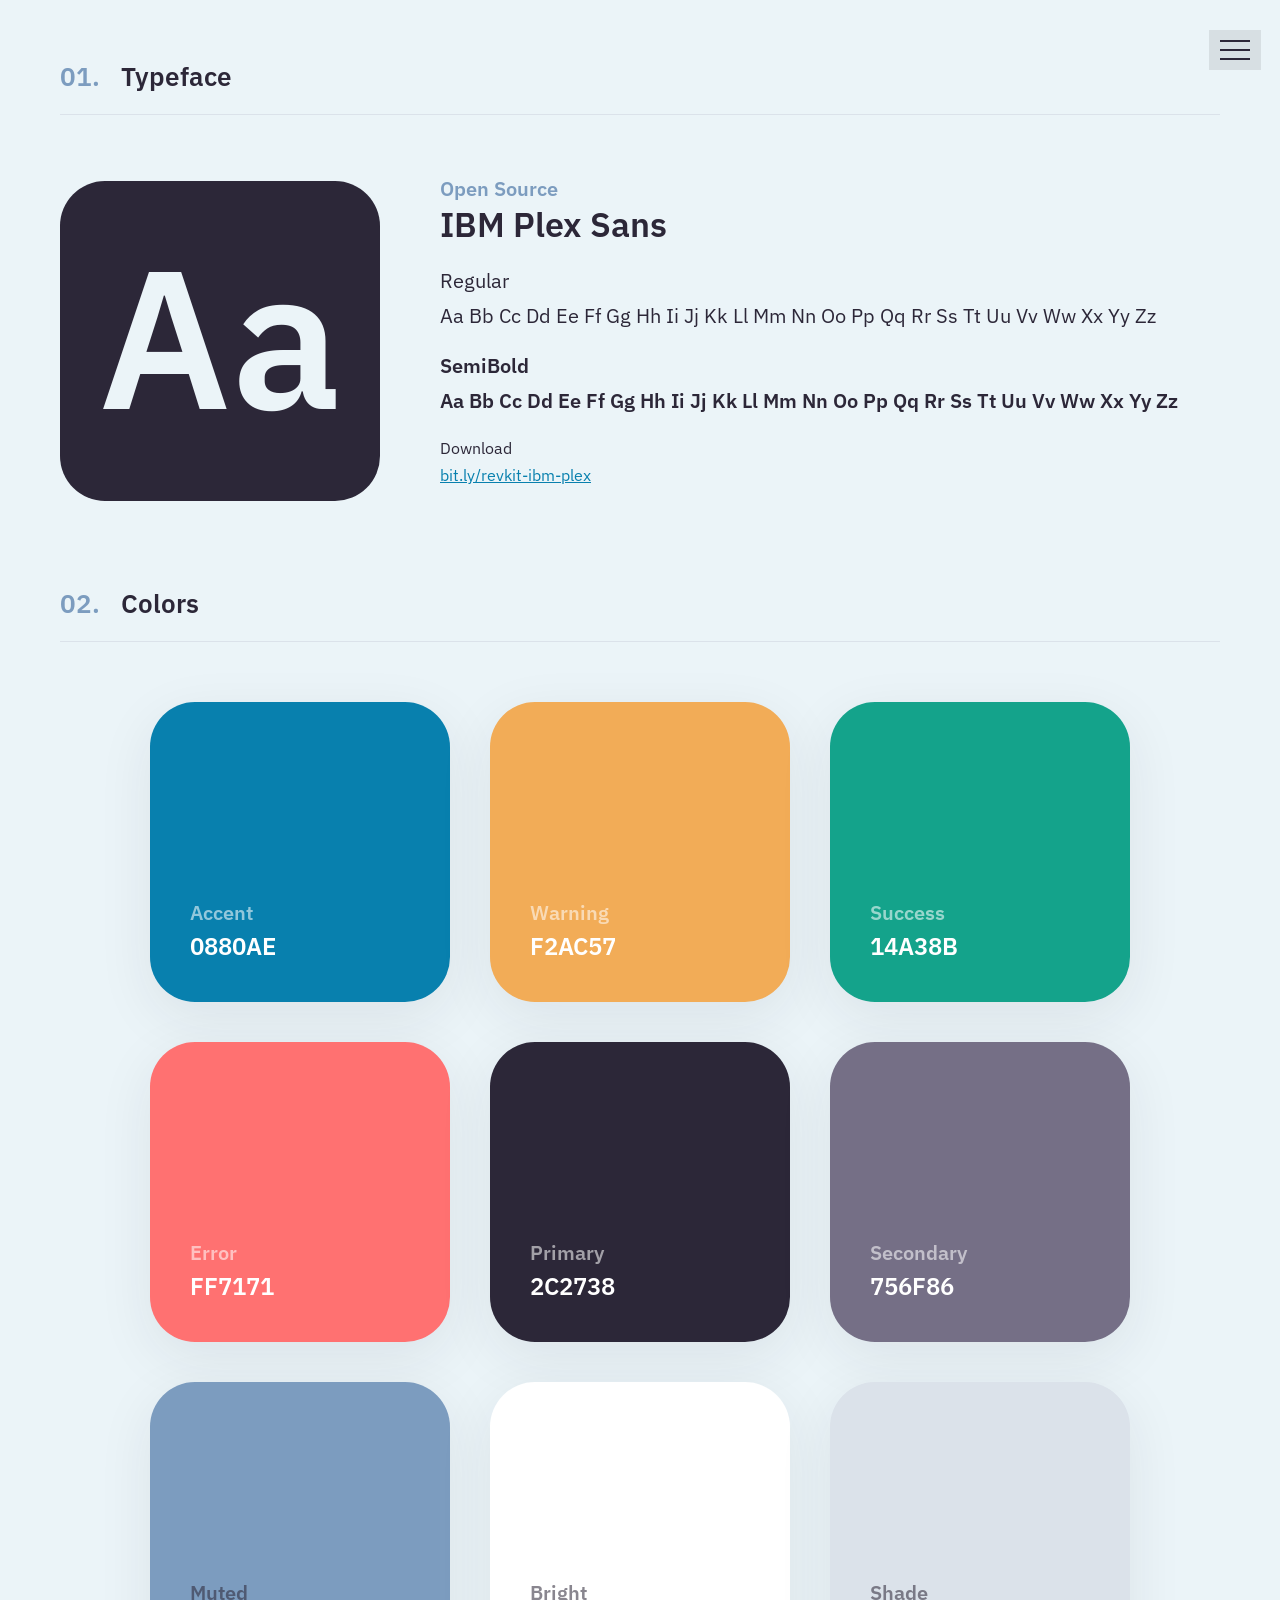
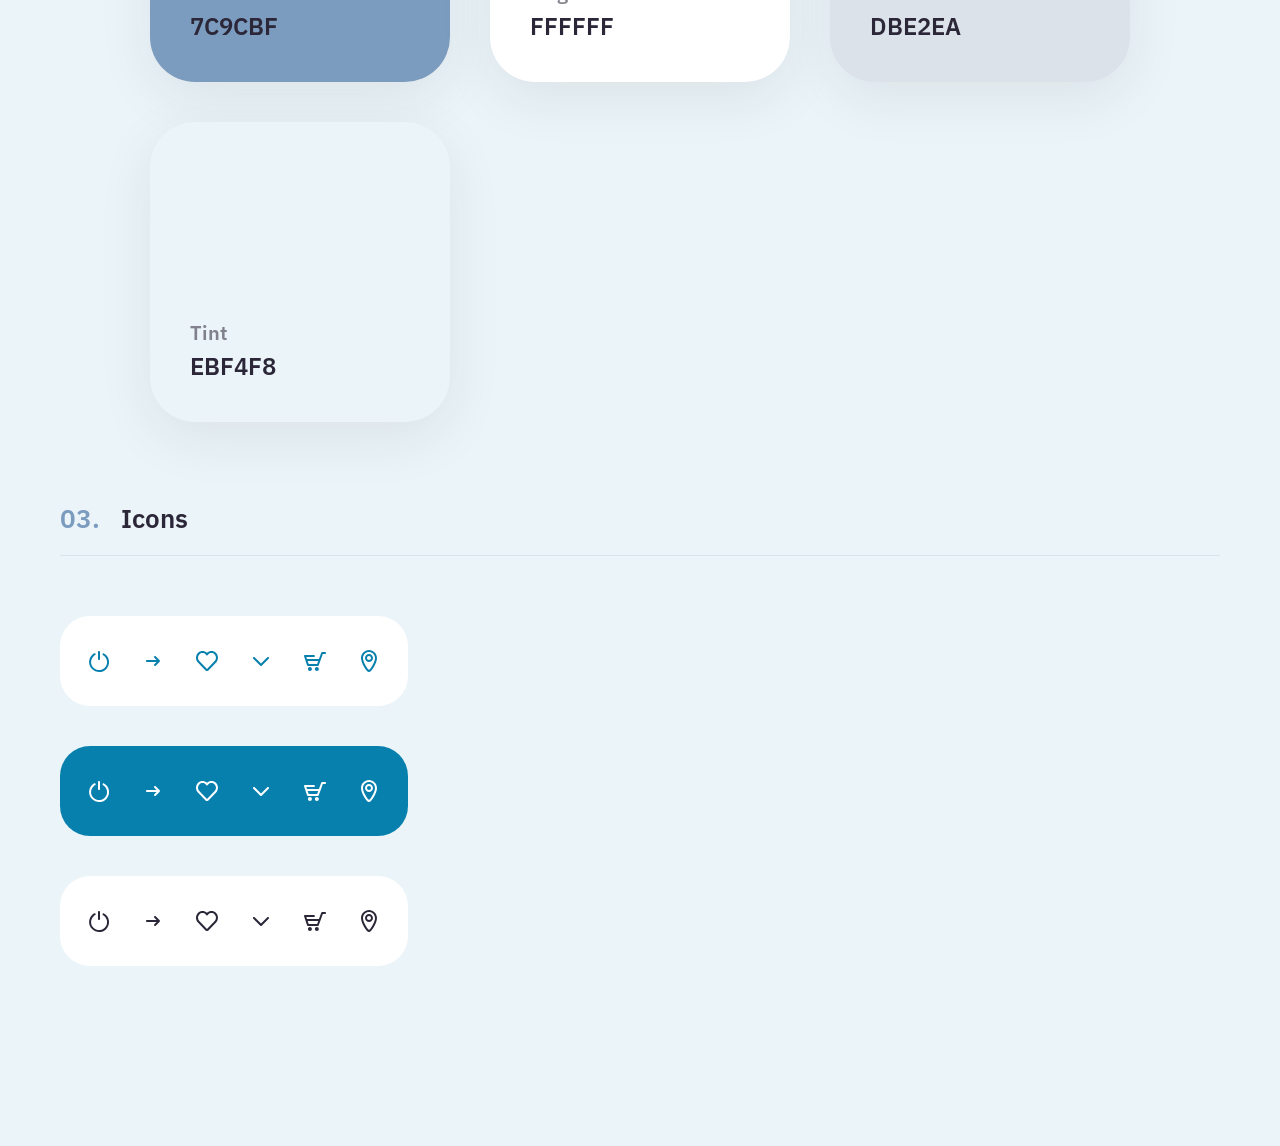
<file: index.html>
<!DOCTYPE html>
   <html lang="en">

   <head>
      <meta charset="UTF-8">
      <meta name="viewport" content="width=device-width, initial-scale=1.0">
      <title>Task6 - Styleguide</title>

      <link rel="preconnect" href="https://fonts.googleapis.com">
      <link rel="preconnect" href="https://fonts.gstatic.com" crossorigin>
      <link href="https://fonts.googleapis.com/css2?family=IBM+Plex+Sans:wght@400;500;600;700&display=swap" rel="stylesheet">


      <link rel="stylesheet" href="css/style.css">
   </head>

   <body>

      <svg style="display: none;">

         <symbol id="icon1" viewBox="0 0 30 30">
            <g>
               <path fill-rule="evenodd" clip-rule="evenodd" d="M15 5C14.4477 5 14 5.44772 14 6V13C14 13.5523 14.4477 14 15 14C15.5523 14 16 13.5523 16 13V6C16 5.44772 15.5523 5 15 5ZM11.632 7.73413C11.3658 7.25055 10.7595 7.07166 10.2777 7.33457C9.45547 7.78322 8.69759 8.34949 8.02355 9.02353C4.14456 12.9025 4.16584 19.2129 8.07109 23.1181C11.9763 27.0234 18.2867 27.0447 22.1657 23.1657C26.0447 19.2867 26.0234 12.9763 22.1181 9.07107C21.4776 8.43053 20.7629 7.88542 19.9904 7.44416C19.5111 7.17036 18.9032 7.33549 18.6326 7.81299C18.362 8.29049 18.5313 8.89954 19.0106 9.17334C19.6281 9.52605 20.1998 9.96213 20.7134 10.4758C23.8376 13.6 23.8547 18.6483 20.7515 21.7515C17.6483 24.8546 12.6 24.8376 9.47579 21.7134C6.3516 18.5892 6.33457 13.5409 9.43776 10.4377C9.97823 9.89728 10.5844 9.44436 11.2415 9.08578C11.7233 8.82287 11.8981 8.21772 11.632 7.73413Z"/>
               <mask id="mask0" style="mask-type:alpha" maskUnits="userSpaceOnUse" x="5" y="5" width="21" height="22">
               <path fill-rule="evenodd" clip-rule="evenodd" d="M15 5C14.4477 5 14 5.44772 14 6V13C14 13.5523 14.4477 14 15 14C15.5523 14 16 13.5523 16 13V6C16 5.44772 15.5523 5 15 5ZM11.632 7.73413C11.3658 7.25055 10.7595 7.07166 10.2777 7.33457C9.45547 7.78322 8.69759 8.34949 8.02355 9.02353C4.14456 12.9025 4.16584 19.2129 8.07109 23.1181C11.9763 27.0234 18.2867 27.0447 22.1657 23.1657C26.0447 19.2867 26.0234 12.9763 22.1181 9.07107C21.4776 8.43053 20.7629 7.88542 19.9904 7.44416C19.5111 7.17036 18.9032 7.33549 18.6326 7.81299C18.362 8.29049 18.5313 8.89954 19.0106 9.17334C19.6281 9.52605 20.1998 9.96213 20.7134 10.4758C23.8376 13.6 23.8547 18.6483 20.7515 21.7515C17.6483 24.8546 12.6 24.8376 9.47579 21.7134C6.3516 18.5892 6.33457 13.5409 9.43776 10.4377C9.97823 9.89728 10.5844 9.44436 11.2415 9.08578C11.7233 8.82287 11.8981 8.21772 11.632 7.73413Z"/>
            </g>
         </symbol>
         <symbol id="icon2" viewBox="0 0 30 30">
            <g>
               <path d="M18.5858 14L16.2929 11.7071C15.9024 11.3166 15.9024 10.6834 16.2929 10.2929C16.6834 9.90237 17.3166 9.90237 17.7071 10.2929L21.7071 14.2929C22.0976 14.6834 22.0976 15.3166 21.7071 15.7071L17.7071 19.7071C17.3166 20.0976 16.6834 20.0976 16.2929 19.7071C15.9024 19.3166 15.9024 18.6834 16.2929 18.2929L18.5858 16H8.99853C8.44706 16 8 15.5523 8 15C8 14.4477 8.44706 14 8.99853 14H18.5858Z"/>
               <mask id="mask0" style="mask-type:alpha" maskUnits="userSpaceOnUse" x="8" y="10" width="14" height="10">
               <path d="M18.5858 14L16.2929 11.7071C15.9024 11.3166 15.9024 10.6834 16.2929 10.2929C16.6834 9.90237 17.3166 9.90237 17.7071 10.2929L21.7071 14.2929C22.0976 14.6834 22.0976 15.3166 21.7071 15.7071L17.7071 19.7071C17.3166 20.0976 16.6834 20.0976 16.2929 19.7071C15.9024 19.3166 15.9024 18.6834 16.2929 18.2929L18.5858 16H8.99853C8.44706 16 8 15.5523 8 15C8 14.4477 8.44706 14 8.99853 14H18.5858Z"/>
            </g>
         </symbol>
         <symbol id="icon3" viewBox="0 0 30 30">
            <g>
               <path fill-rule="evenodd" clip-rule="evenodd" d="M5.89036 16.4623L13.5356 24.3885C14.0409 24.9124 14.7609 25.0998 15.4198 24.9502C15.7965 24.8705 16.1545 24.6812 16.4427 24.3825L24.1115 16.4341C26.6314 13.8169 26.6292 9.60714 24.1066 6.99257C21.6012 4.39587 17.5446 4.33687 14.9687 6.8173C12.3954 4.38267 8.37655 4.45488 5.88939 7.03324C3.36983 9.64519 3.37026 13.8509 5.89036 16.4623ZM22.6673 8.38125C24.4429 10.2215 24.4444 13.2048 22.6707 15.047L14.975 23L7.32951 15.0735C5.5571 13.2369 5.55679 10.2588 7.32883 8.42176C9.10087 6.58475 11.9742 6.58443 13.7466 8.42106L14.9702 9.68964L16.236 8.37772C18.0134 6.53938 20.8917 6.54096 22.6673 8.38125Z"/>
               <mask id="mask0" style="mask-type:alpha" maskUnits="userSpaceOnUse" x="4" y="5" width="22" height="20">
               <path fill-rule="evenodd" clip-rule="evenodd" d="M5.89036 16.4623L13.5356 24.3885C14.0409 24.9124 14.7609 25.0998 15.4198 24.9502C15.7965 24.8705 16.1545 24.6812 16.4427 24.3825L24.1115 16.4341C26.6314 13.8169 26.6292 9.60714 24.1066 6.99257C21.6012 4.39587 17.5446 4.33687 14.9687 6.8173C12.3954 4.38267 8.37655 4.45488 5.88939 7.03324C3.36983 9.64519 3.37026 13.8509 5.89036 16.4623ZM22.6673 8.38125C24.4429 10.2215 24.4444 13.2048 22.6707 15.047L14.975 23L7.32951 15.0735C5.5571 13.2369 5.55679 10.2588 7.32883 8.42176C9.10087 6.58475 11.9742 6.58443 13.7466 8.42106L14.9702 9.68964L16.236 8.37772C18.0134 6.53938 20.8917 6.54096 22.6673 8.38125Z"/>
            </g>
         </symbol>
         <symbol id="icon4" viewBox="0 0 30 30">
            <g>
               <path d="M15 17.5858L21.2929 11.2929C21.6834 10.9024 22.3166 10.9024 22.7071 11.2929C23.0976 11.6834 23.0976 12.3166 22.7071 12.7071L15.7071 19.7071C15.3166 20.0976 14.6834 20.0976 14.2929 19.7071L7.29289 12.7071C6.90237 12.3166 6.90237 11.6834 7.29289 11.2929C7.68342 10.9024 8.31658 10.9024 8.70711 11.2929L15 17.5858Z"/>
               <mask id="mask0" style="mask-type:alpha" maskUnits="userSpaceOnUse" x="7" y="11" width="16" height="9">
               <path d="M15 17.5858L21.2929 11.2929C21.6834 10.9024 22.3166 10.9024 22.7071 11.2929C23.0976 11.6834 23.0976 12.3166 22.7071 12.7071L15.7071 19.7071C15.3166 20.0976 14.6834 20.0976 14.2929 19.7071L7.29289 12.7071C6.90237 12.3166 6.90237 11.6834 7.29289 11.2929C7.68342 10.9024 8.31658 10.9024 8.70711 11.2929L15 17.5858Z"/>
            </g>
         </symbol>
         <symbol id="icon5" viewBox="0 0 30 30">
            <g>
               <path fill-rule="evenodd" clip-rule="evenodd" d="M18.7669 19.3408L22.8299 8H25.0109C25.5567 8 25.9993 7.55228 25.9993 7C25.9993 6.44772 25.5567 6 25.0109 6H22.1369C21.7209 6 21.3494 6.26353 21.2076 6.65923L18.9338 13.0059C18.8985 13.002 18.8625 13 18.8261 13H7.0187L6.35977 11H13.8841C14.43 11 14.8725 10.5523 14.8725 10C14.8725 9.44772 14.43 9 13.8841 9H4.98843C4.31379 9 3.83741 9.6687 4.05075 10.3162L7.01596 19.3162C7.1505 19.7246 7.5282 20 7.95364 20H17.8377C18.2537 20 18.6252 19.7365 18.7669 19.3408ZM8.66605 18L7.67764 15H18.2194L17.1446 18H8.66605ZM9.93045 25C11.0222 25 11.9073 24.1046 11.9073 23C11.9073 21.8954 11.0222 21 9.93045 21C8.83869 21 7.95364 21.8954 7.95364 23C7.95364 24.1046 8.83869 25 9.93045 25ZM18.8261 23C18.8261 24.1046 17.941 25 16.8493 25C15.7575 25 14.8725 24.1046 14.8725 23C14.8725 21.8954 15.7575 21 16.8493 21C17.941 21 18.8261 21.8954 18.8261 23Z"/>
               <mask id="mask0" style="mask-type:alpha" maskUnits="userSpaceOnUse" x="3" y="6" width="23" height="19">
               <path fill-rule="evenodd" clip-rule="evenodd" d="M18.7669 19.3408L22.8299 8H25.0109C25.5567 8 25.9993 7.55228 25.9993 7C25.9993 6.44772 25.5567 6 25.0109 6H22.1369C21.7209 6 21.3494 6.26353 21.2076 6.65923L18.9338 13.0059C18.8985 13.002 18.8625 13 18.8261 13H7.0187L6.35977 11H13.8841C14.43 11 14.8725 10.5523 14.8725 10C14.8725 9.44772 14.43 9 13.8841 9H4.98843C4.31379 9 3.83741 9.6687 4.05075 10.3162L7.01596 19.3162C7.1505 19.7246 7.5282 20 7.95364 20H17.8377C18.2537 20 18.6252 19.7365 18.7669 19.3408ZM8.66605 18L7.67764 15H18.2194L17.1446 18H8.66605ZM9.93045 25C11.0222 25 11.9073 24.1046 11.9073 23C11.9073 21.8954 11.0222 21 9.93045 21C8.83869 21 7.95364 21.8954 7.95364 23C7.95364 24.1046 8.83869 25 9.93045 25ZM18.8261 23C18.8261 24.1046 17.941 25 16.8493 25C15.7575 25 14.8725 24.1046 14.8725 23C14.8725 21.8954 15.7575 21 16.8493 21C17.941 21 18.8261 21.8954 18.8261 23Z"/>
            </g>
         </symbol>
         <symbol id="icon6" viewBox="0 0 30 30">
            <g>
               <path fill-rule="evenodd" clip-rule="evenodd" d="M7 12.1621C7 16.5165 12.2362 26 15 26C17.7638 26 23 16.5165 23 12.1621C23 7.65934 19.4235 4 15 4C10.5765 4 7 7.65934 7 12.1621ZM18.3774 19.581C16.9742 22.1223 15.3992 24 15 24C14.6008 24 13.0258 22.1223 11.6226 19.581C10.0636 16.7573 9 13.7993 9 12.1621C9 8.75379 11.6915 6 15 6C18.3085 6 21 8.75379 21 12.1621C21 13.7993 19.9364 16.7573 18.3774 19.581ZM15 16C12.7909 16 11 14.2091 11 12C11 9.79086 12.7909 8 15 8C17.2091 8 19 9.79086 19 12C19 14.2091 17.2091 16 15 16ZM17 12C17 13.1046 16.1046 14 15 14C13.8954 14 13 13.1046 13 12C13 10.8954 13.8954 10 15 10C16.1046 10 17 10.8954 17 12Z"/>
               <mask id="mask0" style="mask-type:alpha" maskUnits="userSpaceOnUse" x="7" y="4" width="16" height="22">
               <path fill-rule="evenodd" clip-rule="evenodd" d="M7 12.1621C7 16.5165 12.2362 26 15 26C17.7638 26 23 16.5165 23 12.1621C23 7.65934 19.4235 4 15 4C10.5765 4 7 7.65934 7 12.1621ZM18.3774 19.581C16.9742 22.1223 15.3992 24 15 24C14.6008 24 13.0258 22.1223 11.6226 19.581C10.0636 16.7573 9 13.7993 9 12.1621C9 8.75379 11.6915 6 15 6C18.3085 6 21 8.75379 21 12.1621C21 13.7993 19.9364 16.7573 18.3774 19.581ZM15 16C12.7909 16 11 14.2091 11 12C11 9.79086 12.7909 8 15 8C17.2091 8 19 9.79086 19 12C19 14.2091 17.2091 16 15 16ZM17 12C17 13.1046 16.1046 14 15 14C13.8954 14 13 13.1046 13 12C13 10.8954 13.8954 10 15 10C16.1046 10 17 10.8954 17 12Z"/>
            </g>
         </symbol>
      </svg>


      <div class="wrapper">
         <section class="typeface-section">
            <h1 class="title"><span>01.</span> Typeface</h1>
            <div class="typeface-font font">
               <div class="font__item font__item--left">
                  <div class="font-icon">
                     <p class="font__a-letters">Aa</p>
                  </div>
               </div>
               <div class="font__item font__item--right">
                  <h4 class="font__subtitle">Open Source</h4>
                  <h3 class="font__title">IBM Plex Sans</h3>
                  <div class="font-block font-block--regular">
                     <h5 class="font__type font__type--regular">Regular</h5>
                     <p class="font__letters font__letters--regular">
                        Aa Bb Cc Dd Ee Ff Gg Hh Ii Jj Kk Ll Mm Nn Oo Pp Qq Rr Ss Tt Uu Vv Ww Xx Yy Zz
                     </p>
                  </div>
                  <div class="font-block font-block--semibold">
                     <h5 class="font__type font__type--semibold">SemiBold</h5>
                     <p class="font__letters font__letters--semibold">
                        Aa Bb Cc Dd Ee Ff Gg Hh Ii Jj Kk Ll Mm Nn Oo Pp Qq Rr Ss Tt Uu Vv Ww Xx Yy Zz
                     </p>
                  </div>
                  <div class="font-block font-block--download">
                     <h5 class="font-download__title">Download</h5>
                     <p class="font-download__link"><a href="#">bit.ly/revkit-ibm-plex</a></p>
                     
                  </div>
               </div>
            </div>
         </section>
         <section class="colors-section">
            <h2 class="title"><span>02.</span> Colors</h2>
            <div class="colors">
               <div class="colors-item colors-item--1">
                  <div class="colors-item__info">
                     <p class="colors-name">Accent</p>
                     <p class="colors-item__number">0880AE</p>
                  </div>
               </div>
               <div class="colors-item colors-item--2">
                  <div class="colors-item__info">
                     <p class="colors-name">Warning</p>
                     <p class="colors-item__number">F2AC57</p>
                  </div>
               </div>
               <div class="colors-item  colors-item--3">
                  <div class="colors-item__info">
                     <p class="colors-name">Success</p>
                     <p class="colors-item__number">14A38B</p>
                  </div>
               </div>
               <div class="colors-item  colors-item--4">
                  <div class="colors-item__info">
                     <p class="colors-name">Error</p>
                     <p class="colors-item__number">FF7171</p>
                  </div>
               </div>
               <div class="colors-item  colors-item--5">
                  <div class="colors-item__info">
                     <p class="colors-name">Primary</p>
                     <p class="colors-item__number">2C2738</p>
                  </div>
               </div>
               <div class="colors-item  colors-item--6">
                  <div class="colors-item__info">
                     <p class="colors-name">Secondary</p>
                     <p class="colors-item__number">756F86</p>
                  </div>
               </div>
               <div class="colors-item  colors-item--7">
                  <div class="colors-item__info">
                     <p class="colors-name colors-name--dark">Muted</p>
                     <p class="colors-item__number colors-item__number--dark">7C9CBF</p>
                  </div>
               </div>
               <div class="colors-item  colors-item--8">
                  <div class="colors-item__info">
                     <p class="colors-name colors-name--dark">Bright</p>
                     <p class="colors-item__number colors-item__number--dark">FFFFFF</p>
                  </div>
               </div>
               <div class="colors-item colors-item--9">
                  <div class="colors-item__info">
                     <p class="colors-name colors-name--dark">Shade</p>
                     <p class="colors-item__number colors-item__number--dark">DBE2EA</p>
                  </div>
               </div>
               <div class="colors-item  colors-item--10">
                  <div class="colors-item__info">
                     <p class="colors-name colors-name--dark">Tint</p>
                     <p class="colors-item__number colors-item__number--dark">EBF4F8</p>
                  </div>
               </div>
            </div>  
         </section>
         <section class="icons-section">
            <h2 class="title"><span>03.</span> Icons</h2>
            <div class="icons">
               <div class="icons-block icons-block--white-blue">
                  <div class="icons-block__item">
                     <svg class="icons-block__icon">
                        <use xlink:href="#icon1"></use>
                     </svg>
                  </div>
                  <div class="icons-block__item">
                     <svg class="icons-block__icon">
                        <use xlink:href="#icon2"></use>
                     </svg>
                  </div>
                  <div class="icons-block__item">
                     <svg class="icons-block__icon">
                        <use xlink:href="#icon3"></use>
                     </svg>
                  </div>
                  <div class="icons-block__item">
                     <svg class="icons-block__icon">
                        <use xlink:href="#icon4"></use>
                     </svg>
                  </div>
                  <div class="icons-block__item">
                     <svg class="icons-block__icon">
                        <use xlink:href="#icon5"></use>
                     </svg>
                  </div>
                  <div class="icons-block__item">
                     <svg class="icons-block__icon icons-block__icon--last">
                        <use xlink:href="#icon6"></use>
                     </svg>
                  </div>
               </div>
               <div class="icons-block icons-block--blue-white">
                  <div class="icons-block__item">
                     <svg class="icons-block__icon">
                        <use xlink:href="#icon1"></use>
                     </svg>
                  </div>
                  <div class="icons-block__item">
                     <svg class="icons-block__icon">
                        <use xlink:href="#icon2"></use>
                     </svg>
                  </div>
                  <div class="icons-block__item">
                     <svg class="icons-block__icon">
                        <use xlink:href="#icon3"></use>
                     </svg>
                  </div>
                  <div class="icons-block__item">
                     <svg class="icons-block__icon">
                        <use xlink:href="#icon4"></use>
                     </svg>
                  </div>
                  <div class="icons-block__item">
                     <svg class="icons-block__icon">
                        <use xlink:href="#icon5"></use>
                     </svg>
                  </div>
                  <div class="icons-block__item">
                     <svg class="icons-block__icon icons-block__icon--last">
                        <use xlink:href="#icon6"></use>
                     </svg>
                  </div>
               </div>
               <div class="icons-block icons-block--white-black">
                  <div class="icons-block__item">
                     <svg class="icons-block__icon">
                        <use xlink:href="#icon1"></use>
                     </svg>
                  </div>
                  <div class="icons-block__item">
                     <svg class="icons-block__icon">
                        <use xlink:href="#icon2"></use>
                     </svg>
                  </div>
                  <div class="icons-block__item">
                     <svg class="icons-block__icon">
                        <use xlink:href="#icon3"></use>
                     </svg>
                  </div>
                  <div class="icons-block__item">
                     <svg class="icons-block__icon">
                        <use xlink:href="#icon4"></use>
                     </svg>
                  </div>
                  <div class="icons-block__item">
                     <svg class="icons-block__icon">
                        <use xlink:href="#icon5"></use>
                     </svg>
                  </div>
                  <div class="icons-block__item">
                     <svg class="icons-block__icon icons-block__icon--last">
                        <use xlink:href="#icon6"></use>
                     </svg>
                  </div>
               </div>
            </div>
         </section>
      </div> 

      <div class="main-header">
         <div class="main-header__nav main-nav">
            <ul class="main-nav__list">
               <li class="main-nav__item">
                  <a href="index.html" class="main-nav__link">Styleguide</a>
               </li>
               <li class="main-nav__item">
                  <a href="controls.html" class="main-nav__link">Controls</a>
               </li>
               <li class="main-nav__item">
                  <a href="elements.html" class="main-nav__link">Elements</a>
               </li>
               <li class="main-nav__item">
                  <a href="components1.html" class="main-nav__link">Components-1</a>
               </li>
               <li class="main-nav__item">
                  <a href="components2.html" class="main-nav__link">Components-2</a>
               </li>
            </ul>
         </div>
         <div class="main-header__burger">
            <span></span>
            <div class="main-header__burger-bg"></div>
         </div>
      </div>



      <script src="js/script.js"></script>
   </body>

   </html>
</file>
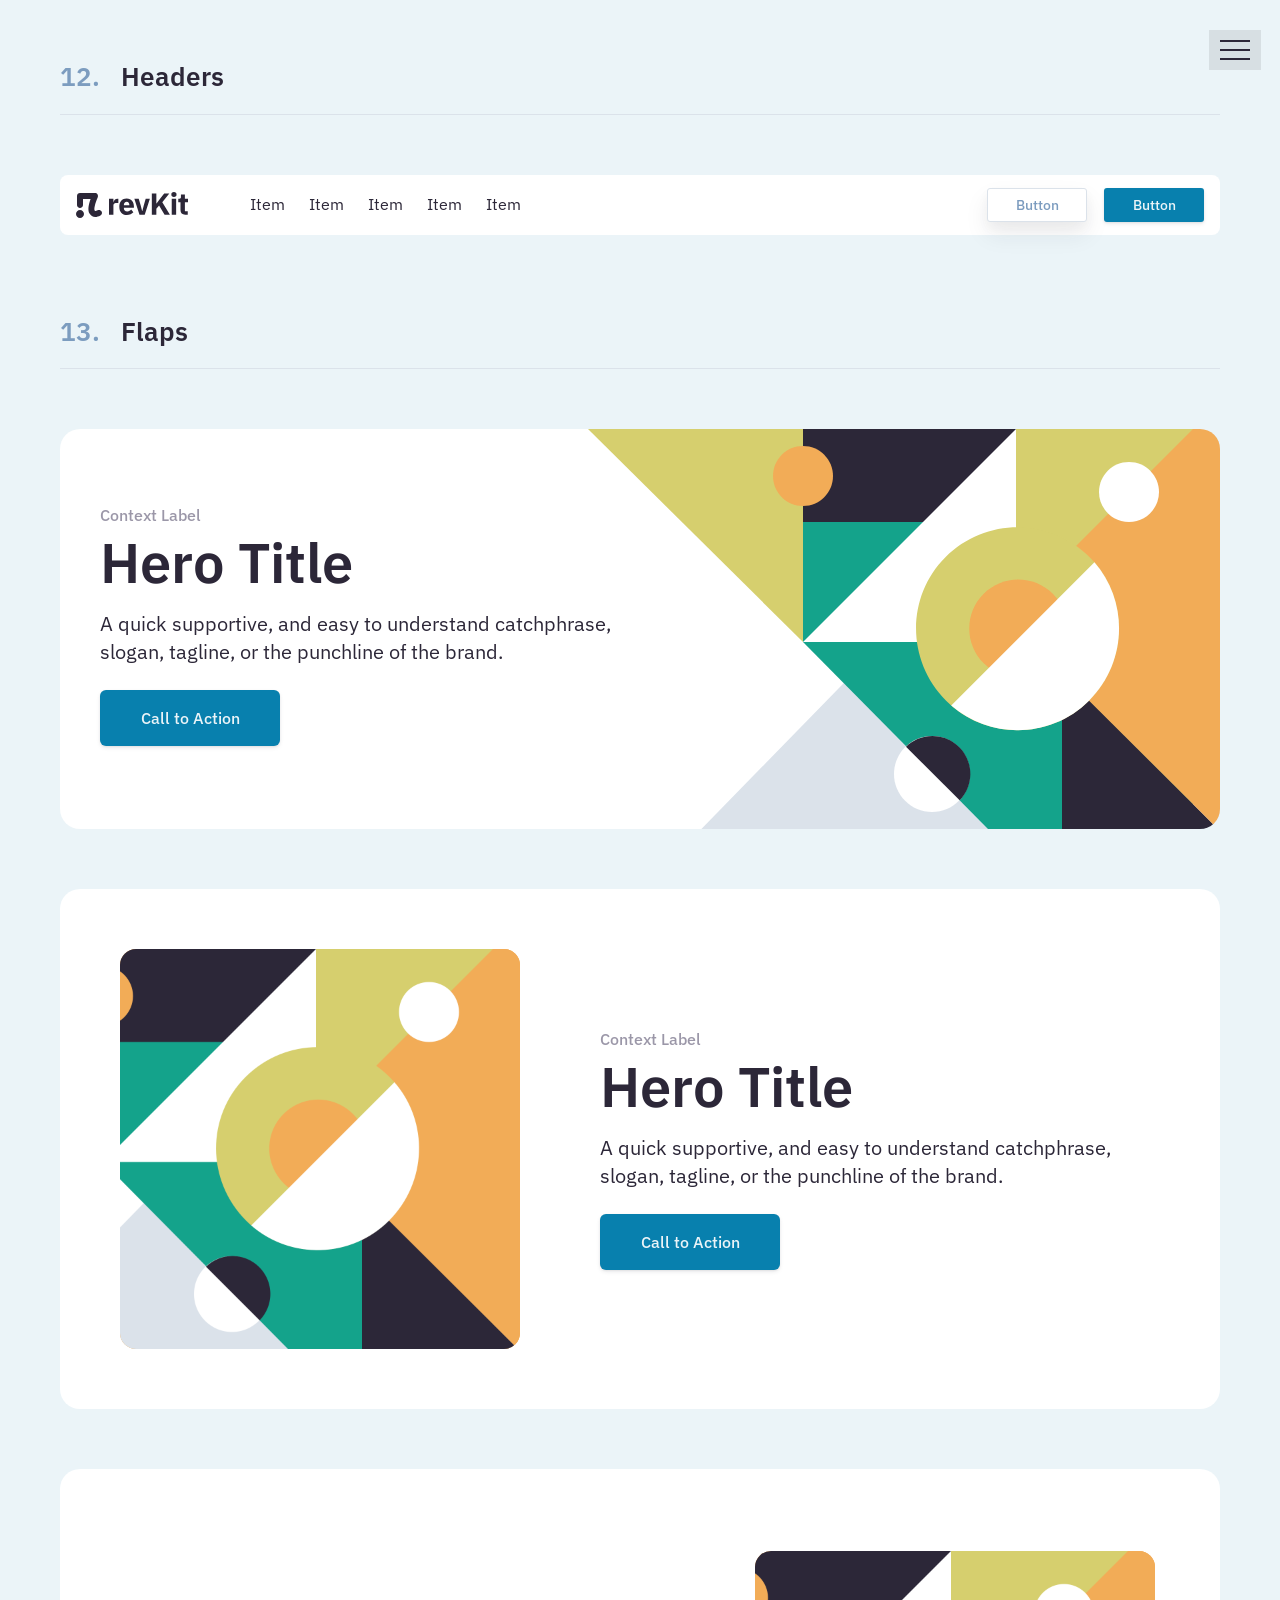
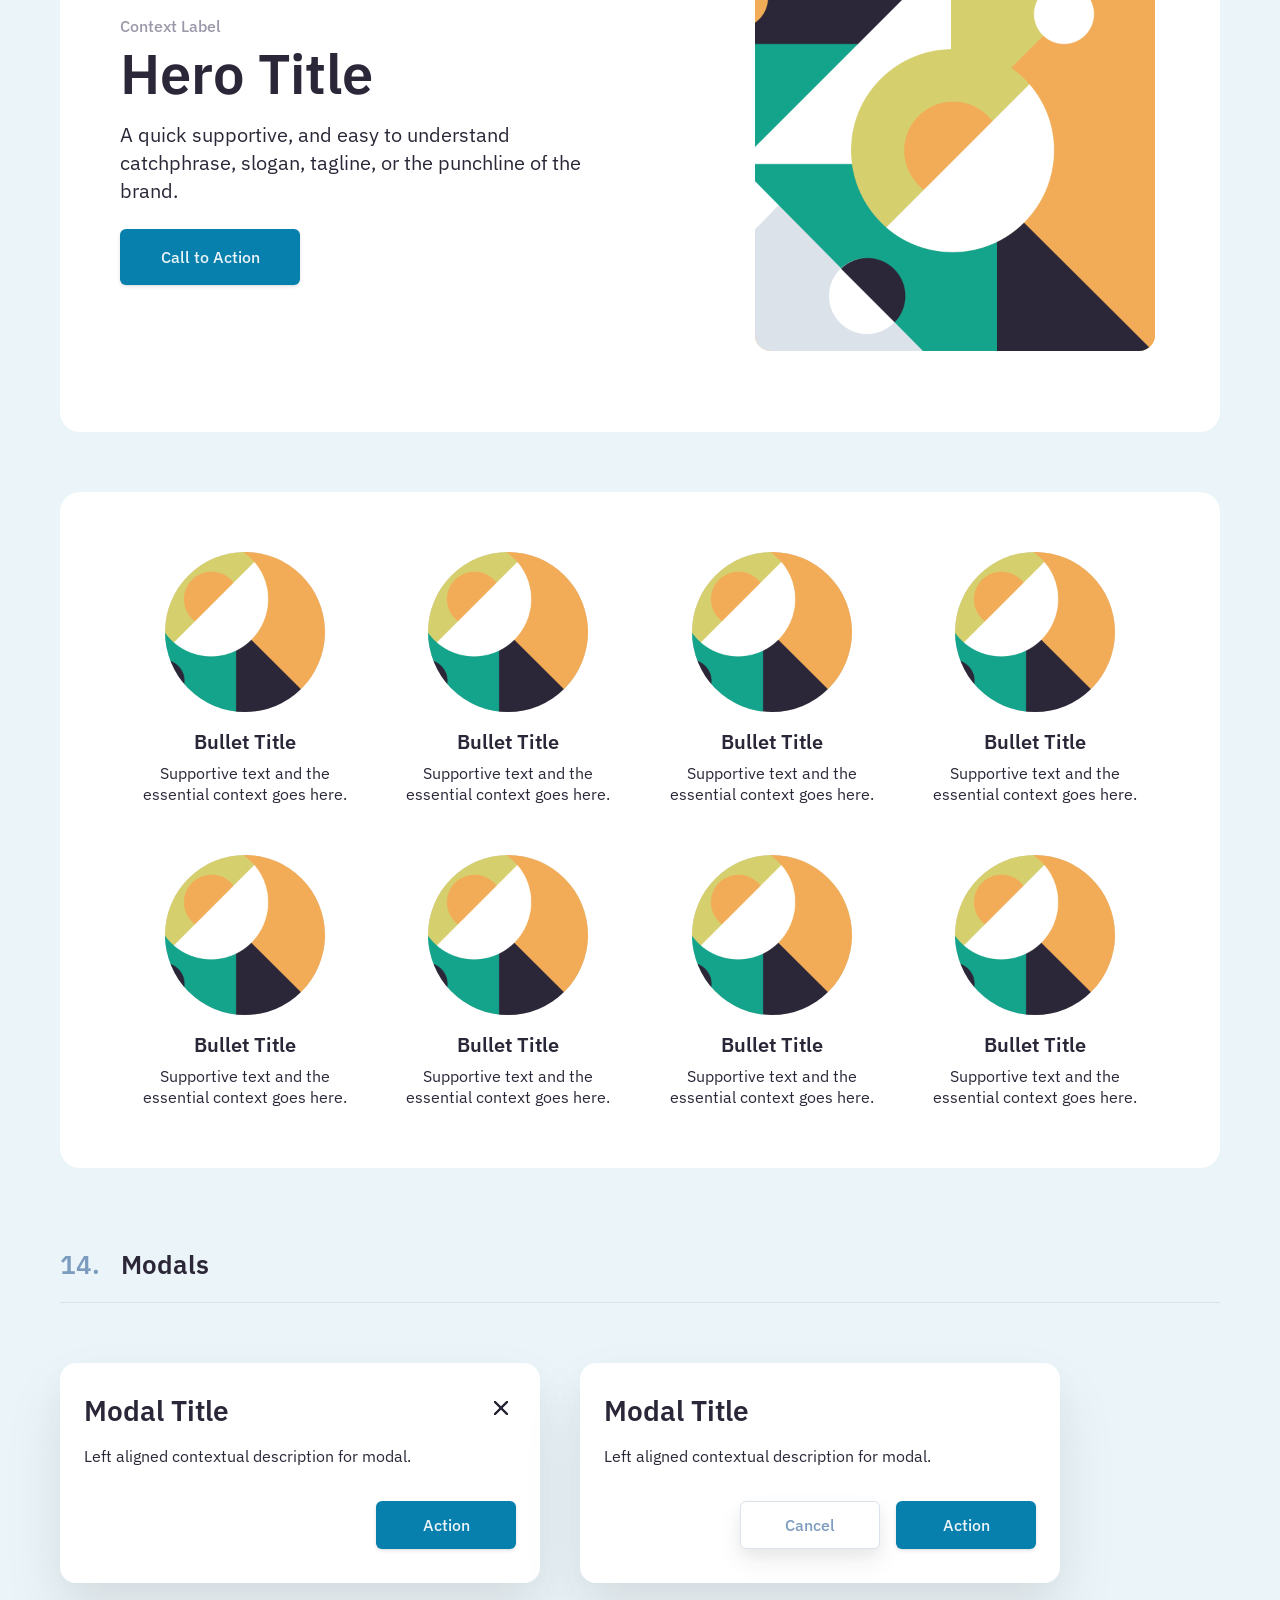
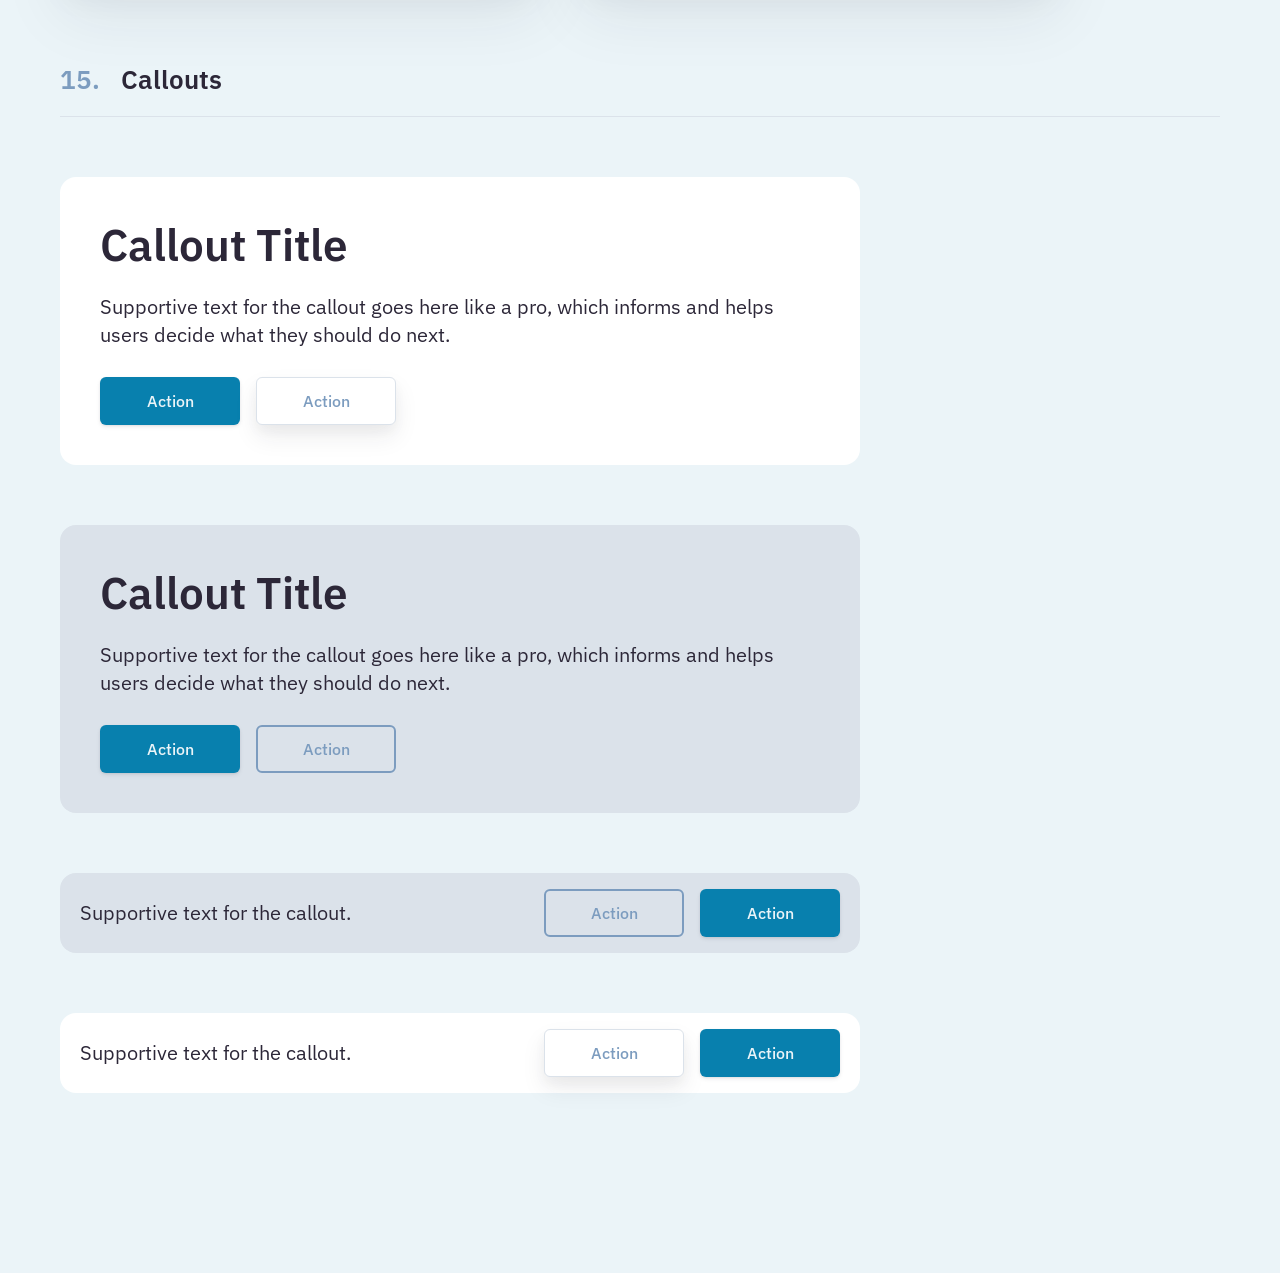
<file: components1.html>
<!DOCTYPE html>
   <html lang="en">

   <head>
      <meta charset="UTF-8">
      <meta name="viewport" content="width=device-width, initial-scale=1.0">
      <title>Task6 - Components-1</title>

      <link rel="preconnect" href="https://fonts.googleapis.com">
      <link rel="preconnect" href="https://fonts.gstatic.com" crossorigin>
      <link href="https://fonts.googleapis.com/css2?family=IBM+Plex+Sans:wght@400;500;600;700&display=swap" rel="stylesheet">


      <link rel="stylesheet" href="css/style.css">
   </head>

   <body>
      <div class="wrapper">
         <section class="headers-section">
            <h2 class="title"><span>12.</span> Headers</h2>
               <header class="header">
                  <div class="header__logo">
                     <a href="#"><img src="img/components/headers/logo.svg" alt=""></a>
                  </div>
                  <div class="header__inner">
                     <nav class="header__nav">
                        <ul class="header__nav-list">
                           <li class="header__nav-item">
                              <a href="#" class="header__nav-link">Item</a>
                           </li>
                           <li class="header__nav-item">
                              <a href="#" class="header__nav-link">Item</a>
                           </li>
                           <li class="header__nav-item">
                              <a href="#" class="header__nav-link">Item</a>
                           </li>
                           <li class="header__nav-item">
                              <a href="#" class="header__nav-link">Item</a>
                           </li>
                           <li class="header__nav-item">
                              <a href="#" class="header__nav-link">Item</a>
                           </li>
                        </ul>
                     </nav>
                     <div class="header__buttons">
                        <button class="btn btn--header btn--small btn--bright">Button</button>
                        <button class="btn btn--header btn--small btn--accent">Button</button>
                     </div>
                     <div class="header-close">
                        <img src="img/components/modals/cross.svg" alt="">
                     </div>
                  </div>
                  <div class="header__burger-menu">
                     <img src="img/components/headers/burger.svg" alt="">
                     <span>Menu</span>
                  </div>
               </header>
         </section>

         <section class="flaps-section">
            <h2 class="title"><span>13.</span> Flaps</h2>
            <div class="flaps-body">
               <div class="flaps__item flaps__item--1">
                  <div class="flaps__content flaps__content--1">
                     <p class="flaps__label">Context Label</p>
                     <h2 class="flaps__title">Hero Title</h2>
                     <p class="flaps__text">A quick supportive, and easy to understand catchphrase, slogan, tagline, or the punchline of the brand.</p>
                     <div class="flaps__btn">
                        <button class="btn btn--flaps btn--large btn--accent">Call to Action</button>
                     </div>
                  </div>
               </div>
               <div class="flaps__item flaps__item--2">
                  <div class="flaps__image">
                     <img src="img/components/flaps/img2.svg" alt="">
                  </div>
                  <div class="flaps__content flaps__content--2">
                     <p class="flaps__label">Context Label</p>
                     <h2 class="flaps__title">Hero Title</h2>
                     <p class="flaps__text">A quick supportive, and easy to understand catchphrase, slogan, tagline, or the punchline of the brand.</p>
                     <div class="flaps__btn">
                        <button class="btn btn--flaps btn--large btn--accent">Call to Action</button>
                     </div>
                  </div>
               </div>
               <div class="flaps__item flaps__item--3">
                  <div class="flaps__content flaps__content--3">
                     <p class="flaps__label">Context Label</p>
                     <h2 class="flaps__title">Hero Title</h2>
                     <p class="flaps__text">A quick supportive, and easy to understand catchphrase, slogan, tagline, or the punchline of the brand.</p>
                     <div class="flaps__btn">
                        <button class="btn btn--flaps btn--large btn--accent">Call to Action</button>
                     </div>
                  </div>
                  <div class="flaps__image flaps__image--3">
                     <img src="img/components/flaps/img2.svg" alt="">
                  </div>
               </div>
               <div class="flaps__item flaps__item--4">
                  <div class="flaps__item-elem elem">
                     <div class="elem__image">
                        <img src="img/components/flaps/img4.svg" alt="">
                     </div>
                     <h4 class="elem__title">Bullet Title</h4>
                     <p class="elem__text">Supportive text and the essential context goes here.</p>
                  </div>
                  <div class="flaps__item-elem elem">
                     <div class="elem__image">
                        <img src="img/components/flaps/img4.svg" alt="">
                     </div>
                     <h4 class="elem__title">Bullet Title</h4>
                     <p class="elem__text">Supportive text and the essential context goes here.</p>
                  </div>
                  <div class="flaps__item-elem elem">
                     <div class="elem__image">
                        <img src="img/components/flaps/img4.svg" alt="">
                     </div>
                     <h4 class="elem__title">Bullet Title</h4>
                     <p class="elem__text">Supportive text and the essential context goes here.</p>
                  </div>
                  <div class="flaps__item-elem elem">
                     <div class="elem__image">
                        <img src="img/components/flaps/img4.svg" alt="">
                     </div>
                     <h4 class="elem__title">Bullet Title</h4>
                     <p class="elem__text">Supportive text and the essential context goes here.</p>
                  </div>
                  <div class="flaps__item-elem elem">
                     <div class="elem__image">
                        <img src="img/components/flaps/img4.svg" alt="">
                     </div>
                     <h4 class="elem__title">Bullet Title</h4>
                     <p class="elem__text">Supportive text and the essential context goes here.</p>
                  </div>
                  <div class="flaps__item-elem elem">
                     <div class="elem__image">
                        <img src="img/components/flaps/img4.svg" alt="">
                     </div>
                     <h4 class="elem__title">Bullet Title</h4>
                     <p class="elem__text">Supportive text and the essential context goes here.</p>
                  </div>
                  <div class="flaps__item-elem elem">
                     <div class="elem__image">
                        <img src="img/components/flaps/img4.svg" alt="">
                     </div>
                     <h4 class="elem__title">Bullet Title</h4>
                     <p class="elem__text">Supportive text and the essential context goes here.</p>
                  </div>
                  <div class="flaps__item-elem elem">
                     <div class="elem__image">
                        <img src="img/components/flaps/img4.svg" alt="">
                     </div>
                     <h4 class="elem__title">Bullet Title</h4>
                     <p class="elem__text">Supportive text and the essential context goes here.</p>
                  </div>
               </div>
            </div>
         </section>

         <section class="modals-section">
            <h2 class="title"><span>14.</span> Modals</h2>
            <div class="modals-body">
               <div class="modals__item modal modal--1">
                  <h4 class="modal__title">Modal Title</h4>
                  <p class="modal__text">Left aligned contextual description for modal.</p>
                  <div class="modal__buttons">
                     <button class="btn btn--modal btn--medium btn--accent">Action</button>
                  </div>
                  <div class="modal__close">
                     <img src="img/components/modals/cross.svg" alt="">
                  </div>
               </div>
               <div class="modals__item modal modal--2">
                  <h4 class="modal__title">Modal Title</h4>
                  <p class="modal__text">Left aligned contextual description for modal.</p>
                  <div class="modal__buttons">
                     <button class="btn btn--modal btn--medium btn--bright btn--bright--pressed">Cancel</button>
                     <button class="btn btn--modal btn--medium btn--accent">Action</button>
                  </div>
               </div>
            </div>
         </section>

         <section class="callouts-section">
            <h2 class="title"><span>15.</span> Callouts</h2>
            <div class="callouts-body">
               <div class="callouts__item callouts__item--1">
                  <h4 class="callouts__title">Callout Title</h4>
                  <p class="callouts__text">Supportive text for the callout goes here like a pro, which informs and helps users decide what they should do next.</p>
                  <div class="callouts__buttons">
                     <button class="btn btn--callouts btn--medium btn--accent">Action</button>
                     <button class="btn btn--callouts btn--medium btn--bright btn--bright--pressed">Action</button>
                  </div>
               </div>
               <div class="callouts__item callouts__item--2">
                  <h4 class="callouts__title">Callout Title</h4>
                  <p class="callouts__text">Supportive text for the callout goes here like a pro, which informs and helps users decide what they should do next.</p>
                  <div class="callouts__buttons">
                     <button class="btn btn--callouts btn--medium btn--accent">Action</button>
                     <button class="btn btn--callouts btn--medium btn--ghost">Action</button>
                  </div>
               </div>
               <div class="callouts__item callouts__item--3">
                  <p class="callouts__text callouts__text--3">Supportive text for the callout.</p>
                  <div class="callouts__buttons">
                     <button class="btn btn--callouts btn--medium btn--ghost">Action</button>
                     <button class="btn btn--callouts btn--medium btn--accent">Action</button>
                  </div>
               </div>
               <div class="callouts__item callouts__item--4">
                  <p class="callouts__text callouts__text--4">Supportive text for the callout.</p>
                  <div class="callouts__buttons">
                     <button class="btn btn--callouts btn--medium btn--bright btn--bright--pressed">Action</button>
                     <button class="btn btn--callouts btn--medium btn--accent">Action</button>
                  </div>
               </div>
            </div>
         </section>


         <div class="main-header">
            <div class="main-header__nav main-nav">
               <ul class="main-nav__list">
                  <li class="main-nav__item">
                     <a href="index.html" class="main-nav__link">Styleguide</a>
                  </li>
                  <li class="main-nav__item">
                     <a href="controls.html" class="main-nav__link">Controls</a>
                  </li>
                  <li class="main-nav__item">
                     <a href="elements.html" class="main-nav__link">Elements</a>
                  </li>
                  <li class="main-nav__item">
                     <a href="components1.html" class="main-nav__link">Components-1</a>
                  </li>
                  <li class="main-nav__item">
                     <a href="components2.html" class="main-nav__link">Components-2</a>
                  </li>
               </ul>
            </div>
            <div class="main-header__burger">
               <span></span>
               <div class="main-header__burger-bg"></div>
            </div>
         </div>


      <script src="js/components1.js"></script>
      <script src="js/script.js"></script>
   </body>

   </html>
</file>
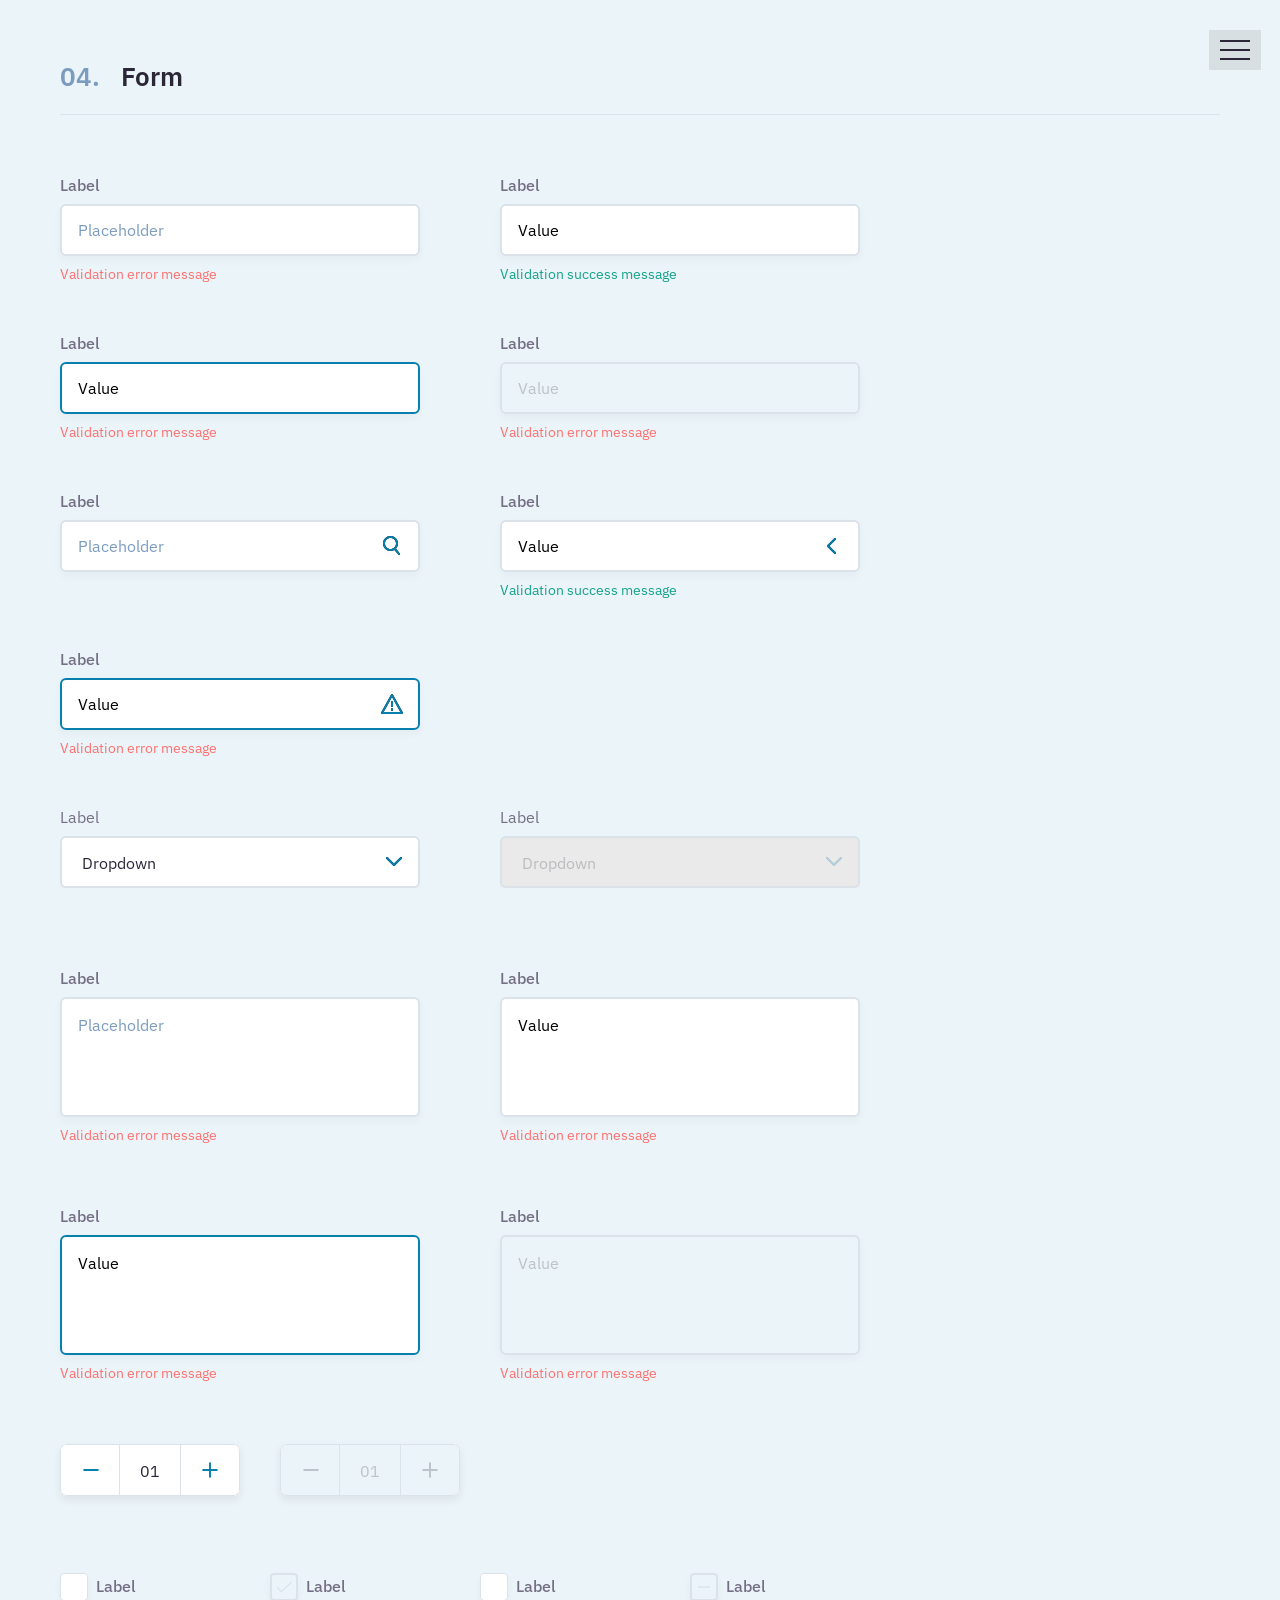
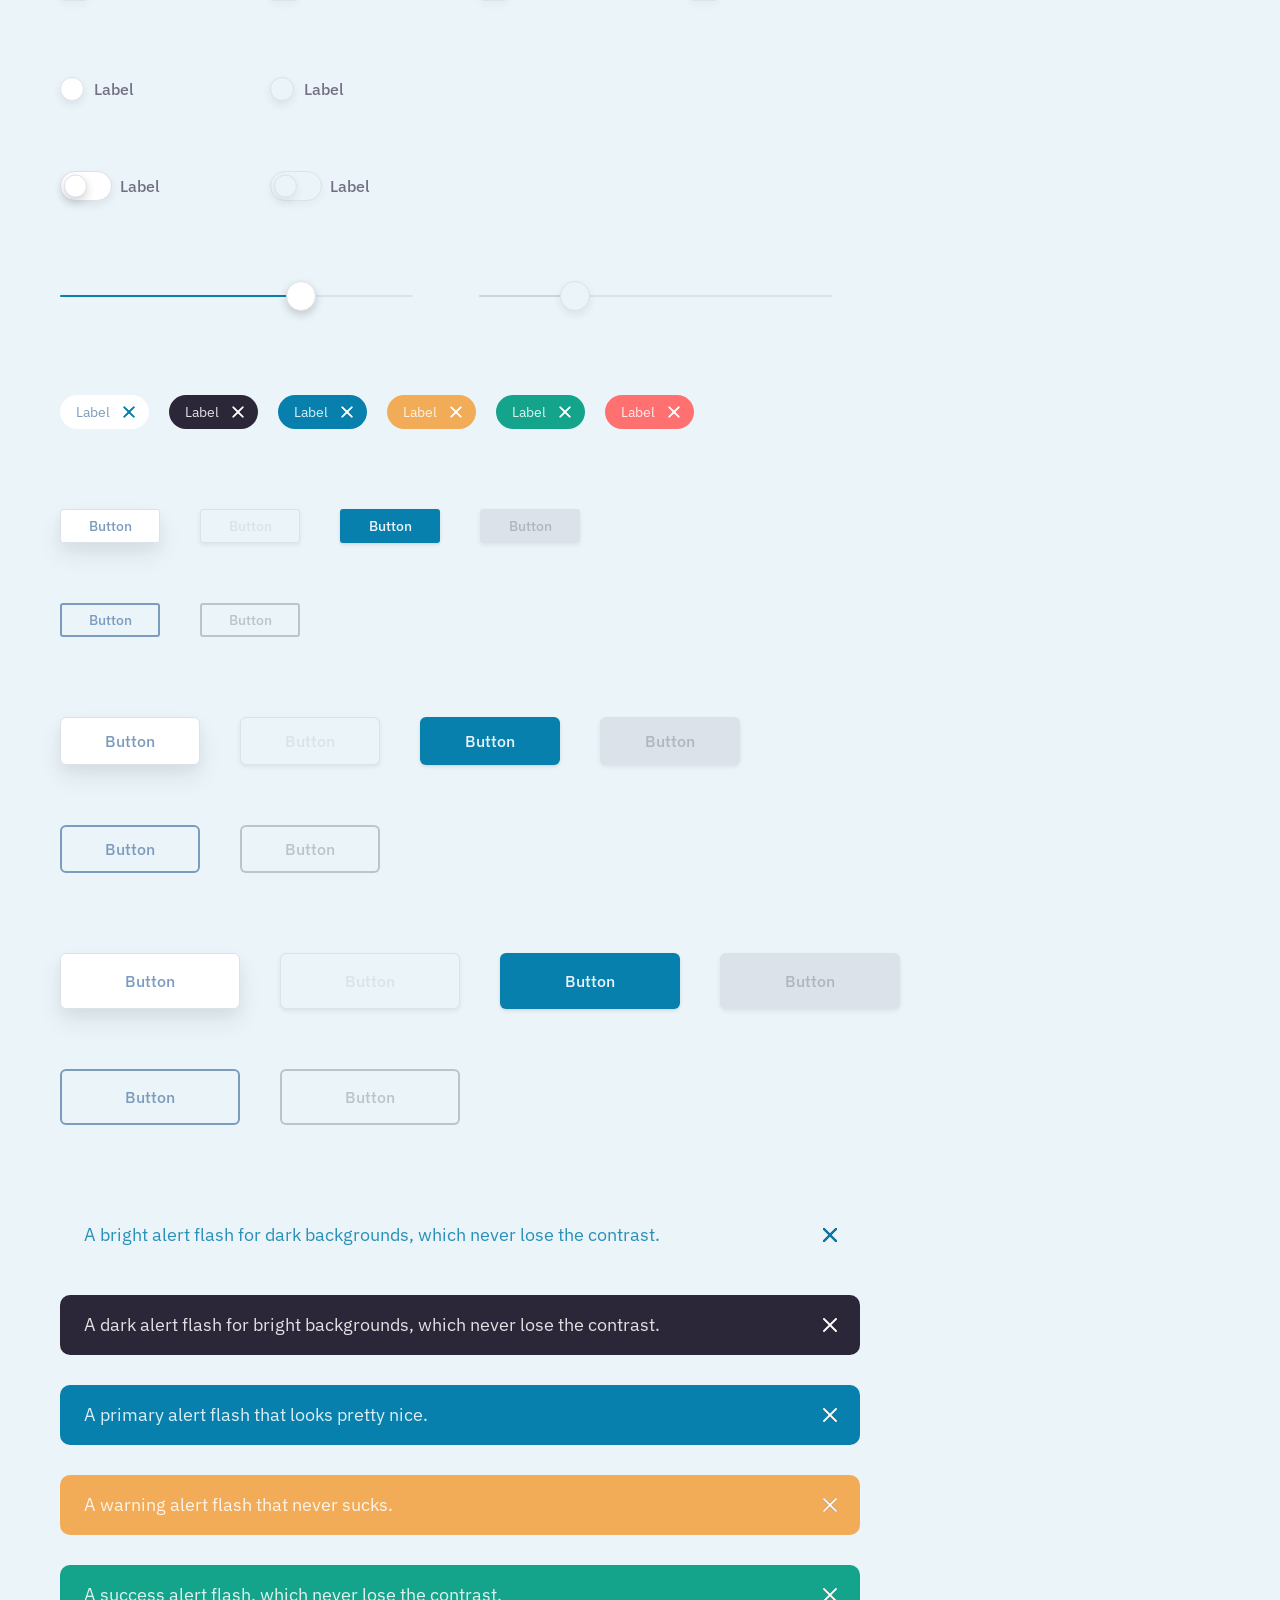
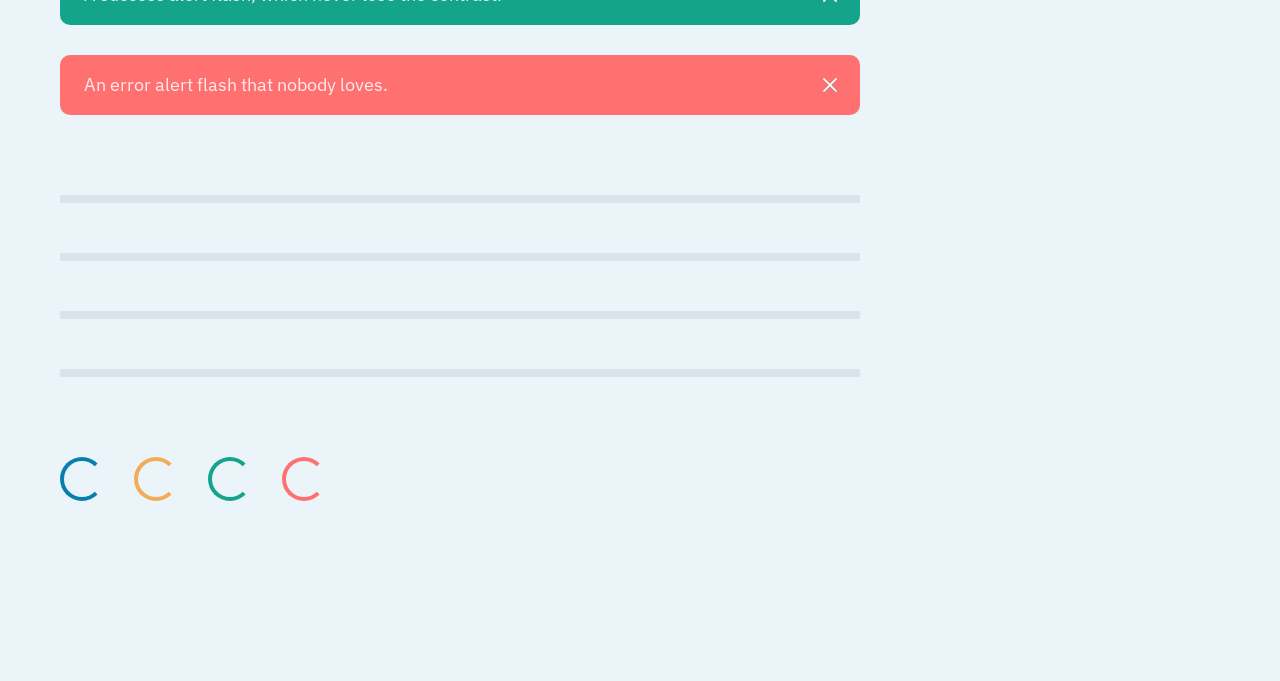
<file: controls.html>
<!DOCTYPE html>
   <html lang="en">

   <head>
      <meta charset="UTF-8">
      <meta name="viewport" content="width=device-width, initial-scale=1.0">
      <title>Task6 - Controls</title>

      <link rel="preconnect" href="https://fonts.googleapis.com">
      <link rel="preconnect" href="https://fonts.gstatic.com" crossorigin>
      <link href="https://fonts.googleapis.com/css2?family=IBM+Plex+Sans:wght@400;500;600;700&display=swap" rel="stylesheet">


      <link rel="stylesheet" href="css/choices.min.css">
      <link rel="stylesheet" href="css/style.css">
   </head>

   <body>

      <svg style="display: none;">

         <symbol id="plus" viewBox="0 0 31 30">
            <g>
               <path fill-rule="evenodd" clip-rule="evenodd" d="M15.5 7C14.9477 7 14.5 7.44772 14.5 8V14H8.5C7.94772 14 7.5 14.4477 7.5 15C7.5 15.5523 7.94772 16 8.5 16H14.5V22C14.5 22.5523 14.9477 23 15.5 23C16.0523 23 16.5 22.5523 16.5 22V16H22.5C23.0523 16 23.5 15.5523 23.5 15C23.5 14.4477 23.0523 14 22.5 14H16.5V8C16.5 7.44772 16.0523 7 15.5 7Z"/>
               <mask id="mask0" style="mask-type:alpha" maskUnits="userSpaceOnUse" x="7" y="7" width="17" height="16">
               <path fill-rule="evenodd" clip-rule="evenodd" d="M15.5 7C14.9477 7 14.5 7.44772 14.5 8V14H8.5C7.94772 14 7.5 14.4477 7.5 15C7.5 15.5523 7.94772 16 8.5 16H14.5V22C14.5 22.5523 14.9477 23 15.5 23C16.0523 23 16.5 22.5523 16.5 22V16H22.5C23.0523 16 23.5 15.5523 23.5 15C23.5 14.4477 23.0523 14 22.5 14H16.5V8C16.5 7.44772 16.0523 7 15.5 7Z"/>
            </g>
         </symbol>
         <symbol id="minus" viewBox="0 0 31 30">
            <g>
               <path d="M8.5 16C7.94772 16 7.5 15.5523 7.5 15C7.5 14.4477 7.94772 14 8.5 14H22.5C23.0523 14 23.5 14.4477 23.5 15C23.5 15.5523 23.0523 16 22.5 16H8.5Z"/>
               <mask id="mask0" style="mask-type:alpha" maskUnits="userSpaceOnUse" x="7" y="14" width="17" height="2">
               <path d="M8.5 16C7.94772 16 7.5 15.5523 7.5 15C7.5 14.4477 7.94772 14 8.5 14H22.5C23.0523 14 23.5 14.4477 23.5 15C23.5 15.5523 23.0523 16 22.5 16H8.5Z"/>
            </g>
         </symbol>
      </svg>


      <div class="wrapper">
         <section class="form-section">
            <h2 class="title"><span>04.</span> Form</h2>
            <div class="text-fields__body">
               <div class="text-fields__item text-field">
                  <label class="form-label" for="text-field-input--1">Label</label>
                  <input type="text" placeholder="Placeholder" class="text-field-input text-field-input--1" id="text-field-input1">
                  <p class="text-field__message text-field__message--error">Validation error message</p>
               </div>
               <div class="text-fields__item text-field">
                  <label class="form-label" for="text-field-input--2">Label</label>
                  <input type="text" value="Value" class="text-field-input text-field-input--2" id="text-field-input2">
                  <p class="text-field__message text-field__message--success">Validation success message</p>
               </div>
            </div>
            <div class="text-fields__body">
               <div class="text-fields__item text-field">
                  <label class="form-label" for="text-field-input--3">Label</label>
                  <input type="text" value="Value" class="text-field-input text-field-input--3 error" id="text-field-input3">
                  <p class="text-field__message text-field__message--error">Validation error message</p>
               </div>
               <div class="text-fields__item text-field">
                  <label class="form-label" for="text-field-input--4">Label</label>
                  <input type="text" value="Value" class="text-field-input text-field-input--4" id="text-field-input4" disabled>
                  <p class="text-field__message text-field__message--error">Validation error message</p>
               </div>
            </div>
            <div class="text-fields-actions__body">
               <div class="text-fields__item text-field">
                  <label class="form-label" for="text-field-input--5">Label</label>
                  <input type="text" placeholder="Placeholder" class="text-field-input text-field-input--5" id="text-field-input5">
               </div>
               <div class="text-fields__item text-field">
                  <label class="form-label" for="text-field-input--6">Label</label>
                  <input type="text" value="Value" class="text-field-input text-field-input--6" id="text-field-input6">
                  <p class="text-field__message text-field__message--success">Validation success message</p>
               </div>
               <div class="text-fields__item text-field">
                  <label class="form-label" for="text-field-input--7">Label</label>
                  <input type="text" value="Value" class="text-field-input text-field-input--7 error" id="text-field-input7">
                  <p class="text-field__message text-field__message--error">Validation error message</p>
               </div>
            </div>
            <div class="dropdown-body">
               <div class="dropdown__item">
                  <label class="dropdown__label" for="dropdown1">Label</label>
                  <select name="dropdown1" id="dropdown1" class="dropdown">
                     <option value="">Dropdown</option>
                     <option value="Item">Item</option>
                     <option value="Item">Item</option>
                     <option value="Item">Item</option>
                     <option value="Item">Item</option>
                  </select>
               </div>
               <div class="dropdown__item">
                  <label class="dropdown__label" for="dropdown3">Label</label>
                  <select name="dropdown3" id="dropdown3" class="dropdown" disabled>
                     <option value="Item">Dropdown</option>
                     <option value="Item">Item</option>
                     <option value="Item">Item</option>
                     <option value="Item">Item</option>
                     <option value="Item">Item</option>
                  </select>
               </div>
            </div>
            <div class="textarea__body">
               <div class="textarea-item">
                  <label class="form-label" for="textarea--1">Label</label>
                  <textarea type="text" placeholder="Placeholder" class="textarea textarea--1" id="textarea--1" name="textarea--1"></textarea>
                  <p class="text-field__message text-field__message--error">Validation error message</p>
               </div>
               <div class="textarea-item">
                  <label class="form-label" for="textarea--2">Label</label>
                  <textarea type="text" class="textarea textarea--2" id="textarea--2" name="textarea--2">Value</textarea>
                  <p class="text-field__message text-field__message--error">Validation error message</p>
               </div>
            </div>
            <div class="textarea__body">
               <div class="textarea-item">
                  <label class="form-label" for="textarea--2">Label</label>
                  <textarea type="text" class="textarea textarea--2 error" id="textarea--2" name="textarea--2">Value</textarea>
                  <p class="text-field__message text-field__message--error">Validation error message</p>
               </div>
               <div class="textarea-item">
                  <label class="form-label" for="textarea--2">Label</label>
                  <textarea type="text" class="textarea textarea--2" id="textarea--2" name="textarea--2" disabled>Value</textarea>
                  <p class="text-field__message text-field__message--error">Validation error message</p>
               </div>
            </div>
            <div class="stepper__body">
               <div class="stepper__item stepper">
                  <button class="stepper-button stepper-button--minus">
                     <svg class="minus-button__icon">
                        <use xlink:href="#minus"></use>
                     </svg>
                  </button>
                  <button class="stepper-value" type="number">01</button>
                  <button class="stepper-button stepper-button--plus">
                     <svg class="plus-button__icon">
                        <use xlink:href="#plus"></use>
                     </svg>
                  </button>
               </div>
               <div class="stepper__item stepper">
                  <button class="stepper-button stepper-button--minus" disabled>
                     <svg class="minus-button__icon">
                        <use xlink:href="#minus"></use>
                     </svg>
                  </button>
                  <button class="stepper-value" type="number" disabled>01</button>
                  <button class="stepper-button stepper-button--plus active" disabled>
                     <svg class="plus-button__icon">
                        <use xlink:href="#plus"></use>
                     </svg>
                  </button>
               </div>
            </div>
            <div class="checkboxes__body">
               <div class="checkboxes__item checkboxes__item--1">
                  <input class="checkbox checkbox--check" type="checkbox" id="checkbox2">
                  <label class="checkboxes__label" for="checkbox2">Label</label>
               </div>
               <div class="checkboxes__item checkboxes__item--2">
                  <input class="checkbox checkbox--check" type="checkbox" id="checkbox5" checked  disabled>
                  <label class="checkboxes__label" for="checkbox5">Label</label>
               </div>
               <div class="checkboxes__item checkboxes__item--3">
                  <input class="checkbox checkbox--minus" type="checkbox" id="checkbox3">
                  <label class="checkboxes__label" for="checkbox3">Label</label>
               </div>
               <div class="checkboxes__item  checkboxes__item--4">
                  <input class="checkbox checkbox--minus" type="checkbox" id="checkbox6" checked  disabled>
                  <label class="checkboxes__label" for="checkbox6">Label</label>
               </div>
            </div>
            <div class="radio__body">
               <div class="radio__item">
                  <input type="radio" class="radio" id="radio1">
                  <label for="radio1" class="radio__label"><span></span>Label</label>
               </div>
               <div class="radio__item  radio__item--3">
                  <input type="radio" class="radio" id="radio3" disabled>
                  <label for="radio3" class="radio__label"><span></span>Label</label>
               </div>
            </div>
            <div class="switch__body">
               <div class="switch__item">
                  <input type="checkbox" class="switch" id="switch1">
                  <label for="switch1" class="switch__label">Label</label>
               </div>
               <div class="switch__item switch__item--3">
                  <input type="checkbox" class="switch" id="switch2" disabled>
                  <label for="switch2" class="switch__label">Label</label>
               </div>
            </div>
            <div class="range-body">
               <div class="range__item">
                  <input class="range" type="range" min="0" max="100" value="70">
               </div>
               <div class="range__item">
                  <input class="range" type="range" min="0" max="100" value="25" disabled>
               </div>
            </div>
            <div class="tag-body">
               <div class="tag__item">
                  <label class="tag__label tag__label--bright">Label</label>
               </div>
               <div class="tag__item">
                  <label class="tag__label tag__label--primary">Label</label>
               </div>
               <div class="tag__item">
                  <label class="tag__label tag__label--accent">Label</label>
               </div>
               <div class="tag__item">
                  <label class="tag__label tag__label--warning">Label</label>
               </div>
               <div class="tag__item">
                  <label class="tag__label tag__label--success">Label</label>
               </div>
               <div class="tag__item">
                  <label class="tag__label tag__label--error">Label</label>
               </div>
            </div>
            <div class="small-buttons__body">
                <!--  =================  small bright  =================   -->
               <div class="small-buttons__item">
                  <button class="btn btn--small btn--bright">Button</button>
               </div>
               <div class="small-buttons__item">
                  <button class="btn btn--small btn--bright" disabled>Button</button>
               </div>

                <!--  =================  small accent  =================   -->
               <div class="small-buttons__item">
                  <button class="btn btn--small btn--accent">Button</button>
               </div>
               <div class="small-buttons__item">
                  <button class="btn btn--small btn--accent" disabled>Button</button>
               </div>

               <!--  =================  small ghost  =================   -->
               <div class="small-buttons__item">
                  <button class="btn btn--small btn--ghost">Button</button>
               </div>
               <div class="small-buttons__item">
                  <button class="btn btn--small btn--ghost" disabled>Button</button>
               </div>
            </div>

            <div class="medium-buttons__body">

               <!--  =================  medium bright  =================   -->
               <div class="medium-buttons__item">
                  <button class="btn btn--medium btn--bright">Button</button>
               </div>
               <div class="medium-buttons__item">
                  <button class="btn btn--medium btn--bright" disabled>Button</button>
               </div>

               <!--  =================  medium accent  =================   -->
               <div class="medium-buttons__item">
                  <button class="btn btn--medium btn--accent">Button</button>
               </div>
               <div class="medium-buttons__item">
                  <button class="btn btn--medium btn--accent" disabled>Button</button>
               </div>

               <!--  =================  medium ghost  =================   -->
               <div class="medium-buttons__item">
                  <button class="btn btn--medium btn--ghost">Button</button>
               </div>
               <div class="medium-buttons__item">
                  <button class="btn btn--medium btn--ghost" disabled>Button</button>
               </div>
            </div>

            <div class="large-buttons__body">

               <!--  =================  large bright  =================   -->
               <div class="large-buttons__item">
                  <button class="btn btn--large btn--bright">Button</button>
               </div>
               <div class="large-buttons__item">
                  <button class="btn btn--large btn--bright" disabled>Button</button>
               </div>

               <!--  =================  large accent  =================   -->
               <div class="large-buttons__item">
                  <button class="btn btn--large btn--accent">Button</button>
               </div>
               <div class="large-buttons__item">
                  <button class="btn btn--large btn--accent" disabled>Button</button>
               </div>

               <!--  =================  large ghost  =================   -->
               <div class="large-buttons__item">
                  <button class="btn btn--large btn--ghost">Button</button>
               </div>
               <div class="large-buttons__item">
                  <button class="btn btn--large btn--ghost" disabled>Button</button>
               </div>
            </div>
            <div class="alert__body">
               <div class="alert__item alert__item--bright">
                  A bright alert flash for dark backgrounds, which never lose the contrast.
               </div>
               <div class="alert__item alert__item--primary">
                  A dark alert flash for bright backgrounds, which never lose the contrast.
               </div>
               <div class="alert__item alert__item--accent">
                  A primary alert flash that looks pretty nice.
               </div>
               <div class="alert__item alert__item--warning">
                  A warning alert flash that never sucks.
               </div>
               <div class="alert__item alert__item--success">
                  A success alert flash, which never lose the contrast.
               </div>
               <div class="alert__item alert__item--error">
                  An error alert flash that nobody loves.
               </div>
            </div>
            <div class="bars-body">
               <div class="bar bar--accent"></div>
               <div class="bar bar--warning"></div>
               <div class="bar bar--success"></div>
               <div class="bar bar--error"></div>
            </div>
            <div class="spinners-body">
               <div class="spinner spinner--accent"></div>
               <div class="spinner spinner--warning"></div>
               <div class="spinner spinner--success"></div>
               <div class="spinner spinner--error"></div>
            </div>
         </section>
      </div>
      
      
      <div class="main-header">
         <div class="main-header__nav main-nav">
            <ul class="main-nav__list">
               <li class="main-nav__item">
                  <a href="index.html" class="main-nav__link">Styleguide</a>
               </li>
               <li class="main-nav__item">
                  <a href="controls.html" class="main-nav__link">Controls</a>
               </li>
               <li class="main-nav__item">
                  <a href="elements.html" class="main-nav__link">Elements</a>
               </li>
               <li class="main-nav__item">
                  <a href="components1.html" class="main-nav__link">Components-1</a>
               </li>
               <li class="main-nav__item">
                  <a href="components2.html" class="main-nav__link">Components-2</a>
               </li>
            </ul>
         </div>
         <div class="main-header__burger">
            <span></span>
            <div class="main-header__burger-bg"></div>
         </div>
      </div>


      <script src="js/choices.min.js"></script>
      <script src="js/controls.js"></script>
      <script src="js/script.js"></script>
   </body>

   </html>
</file>
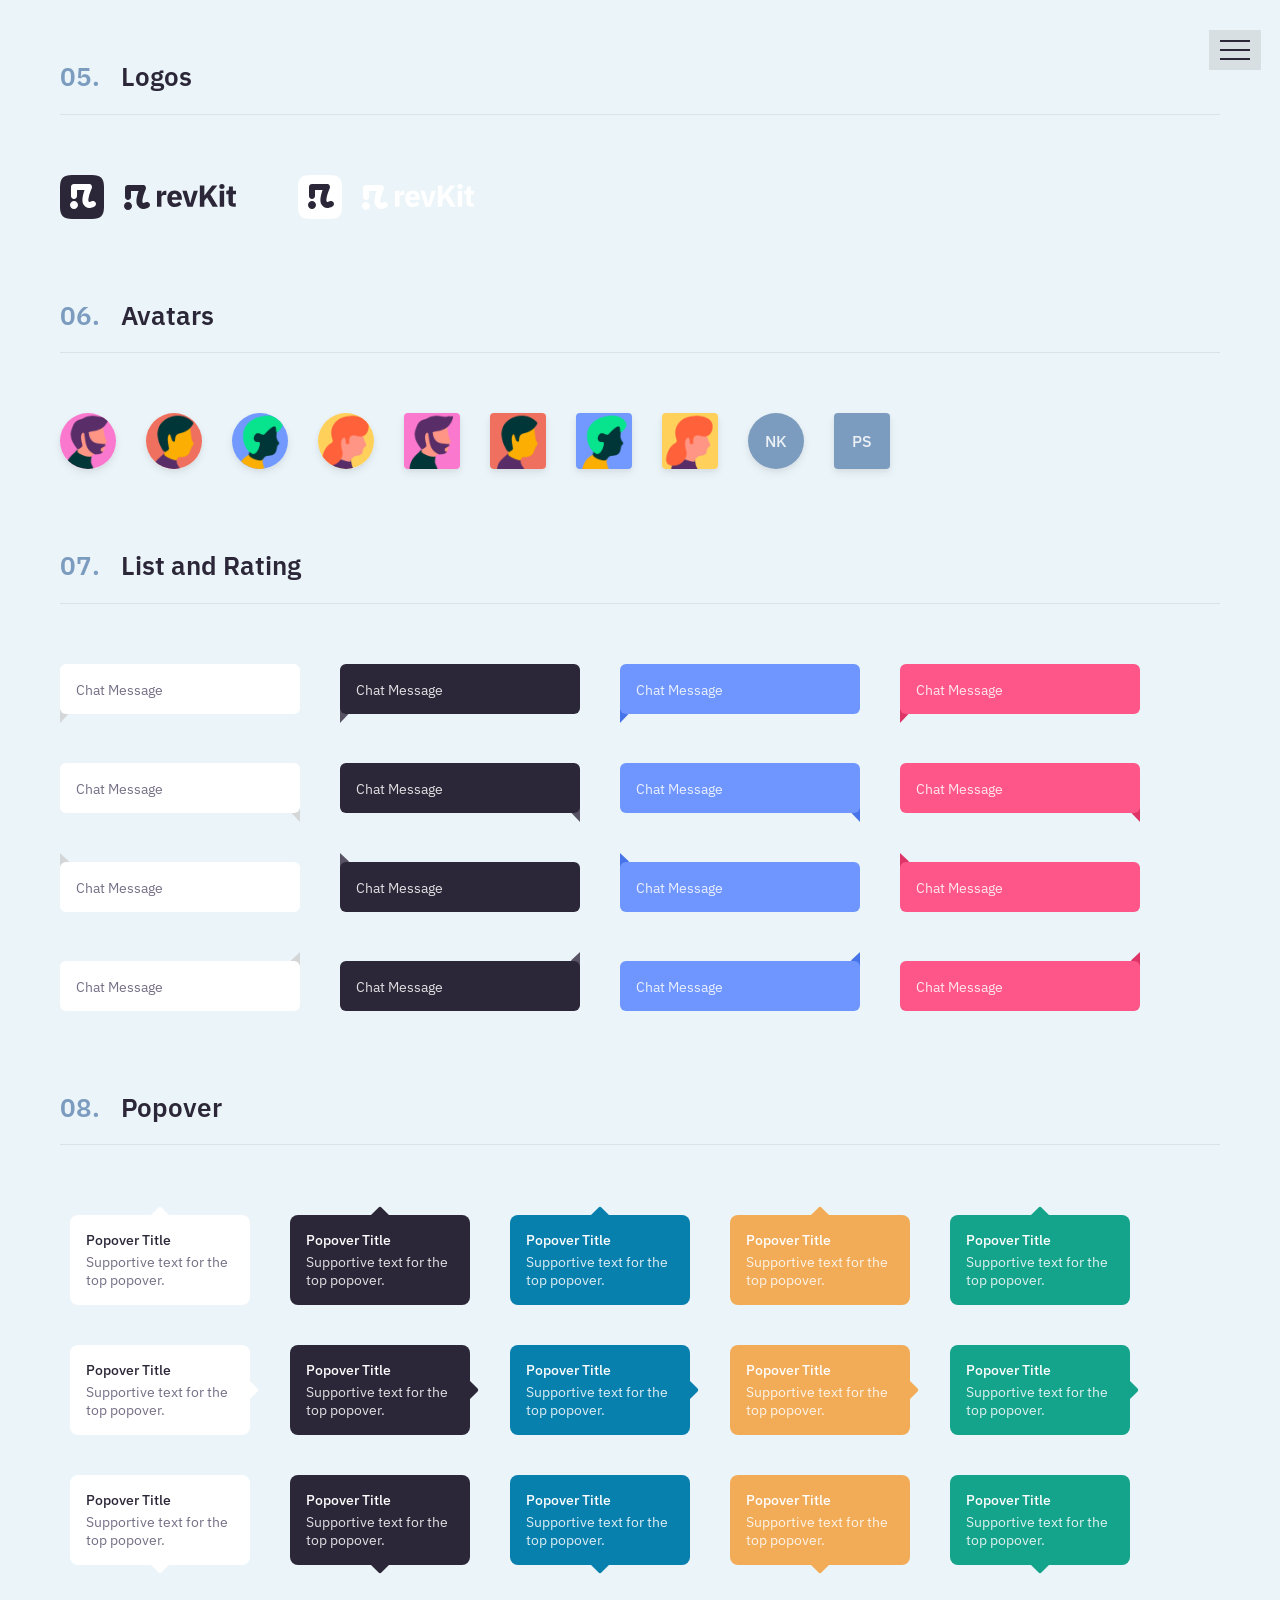
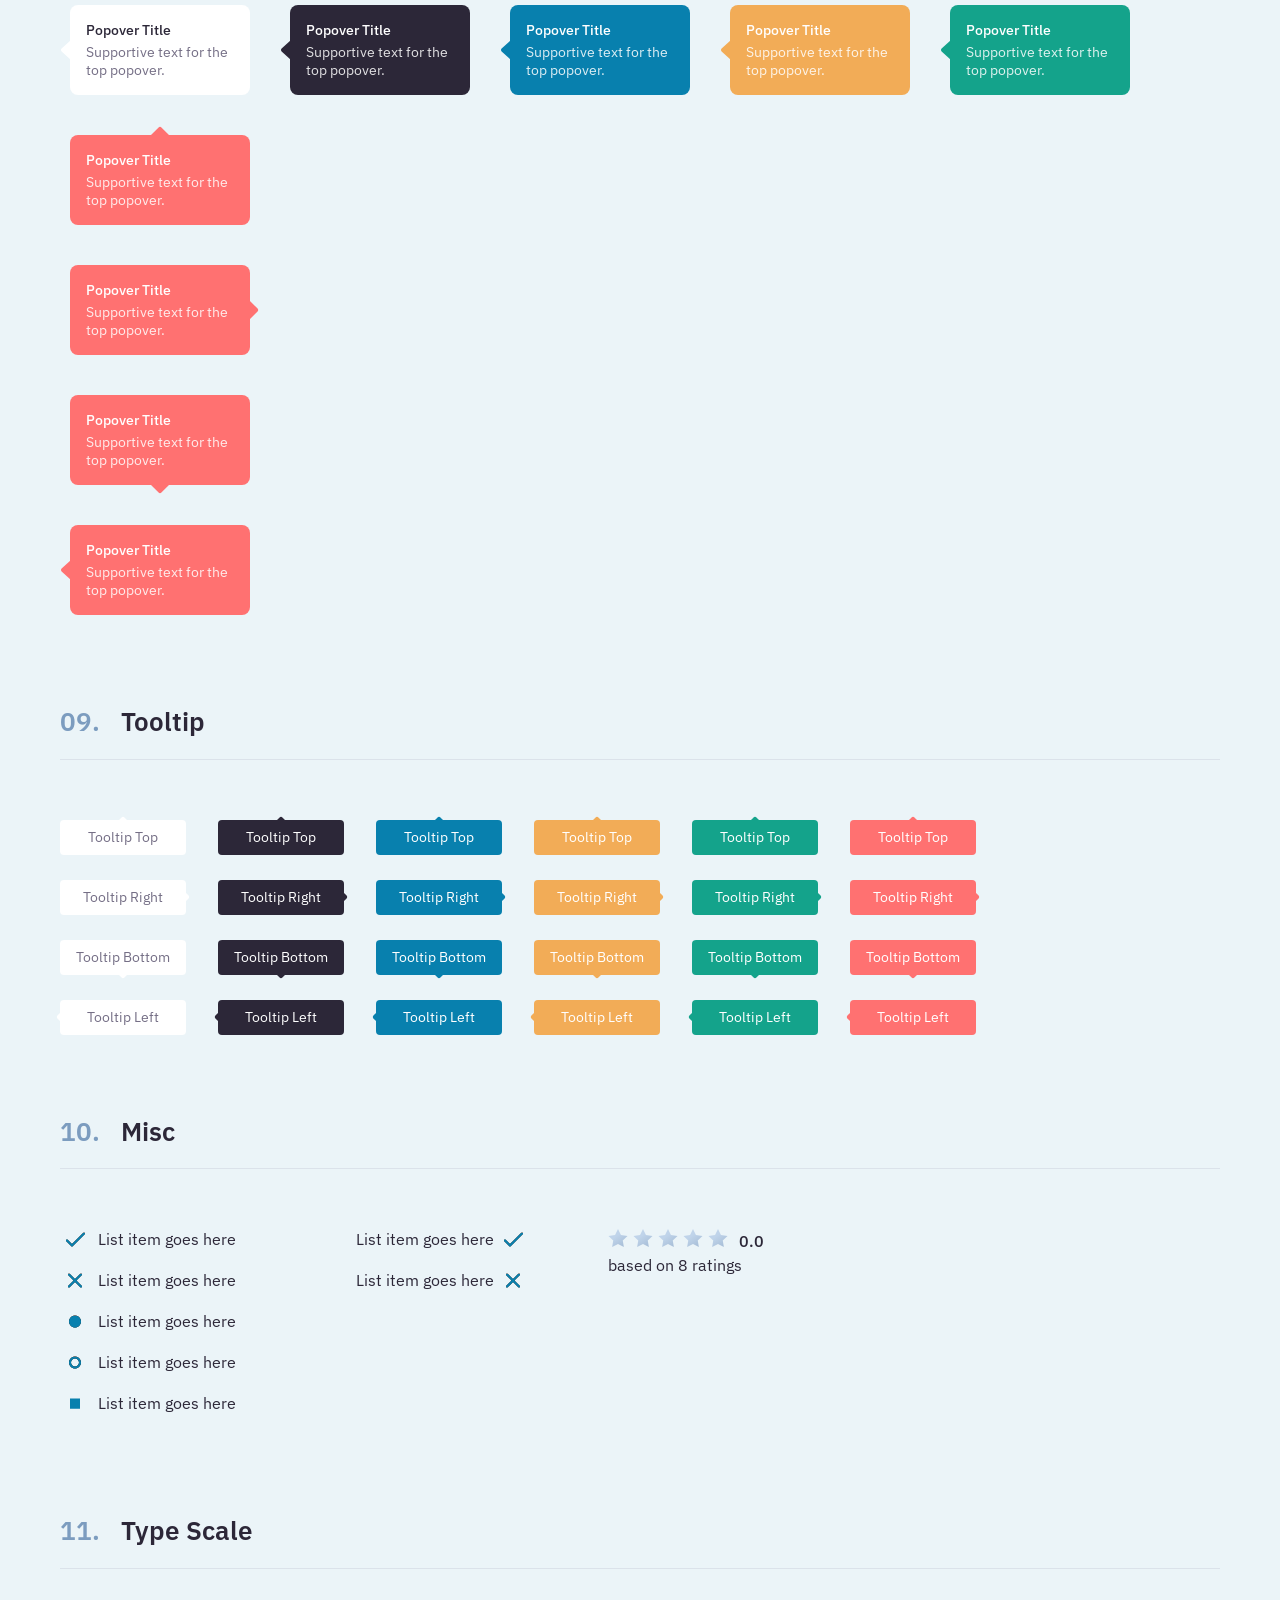
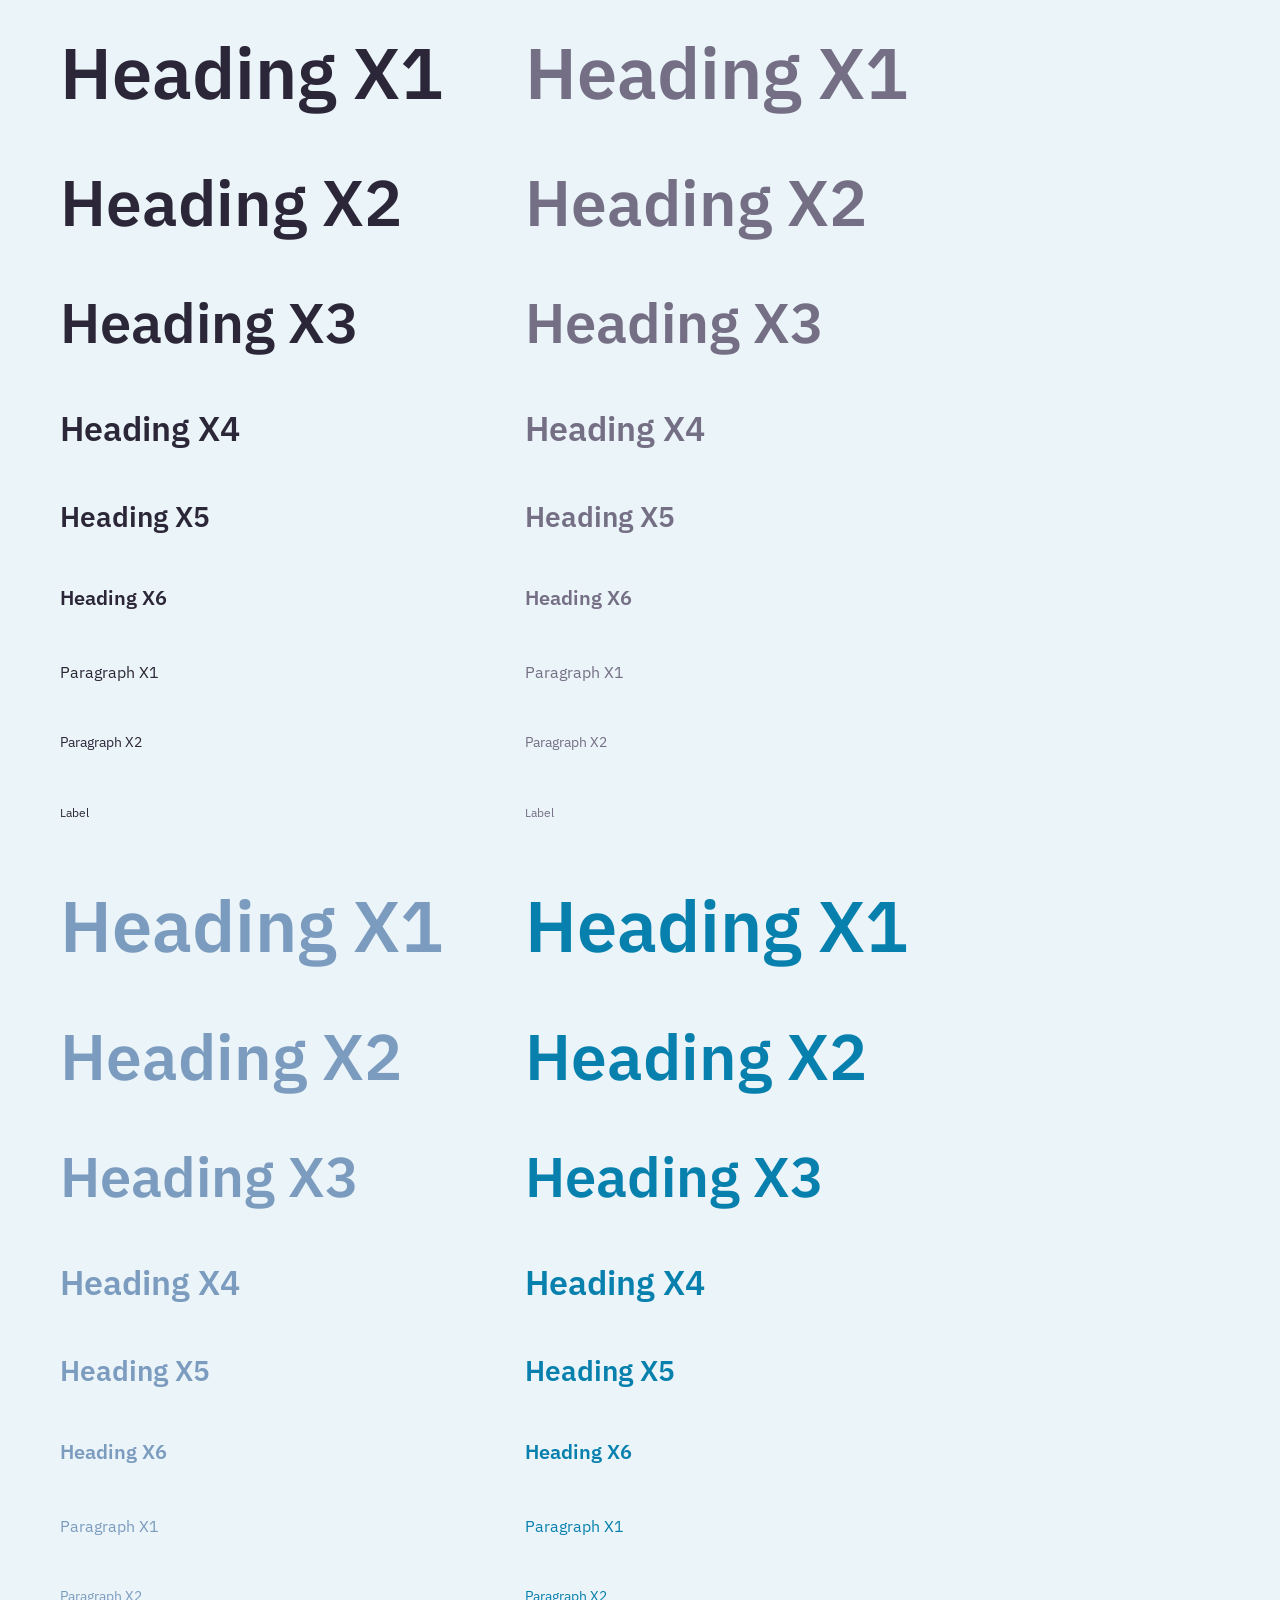
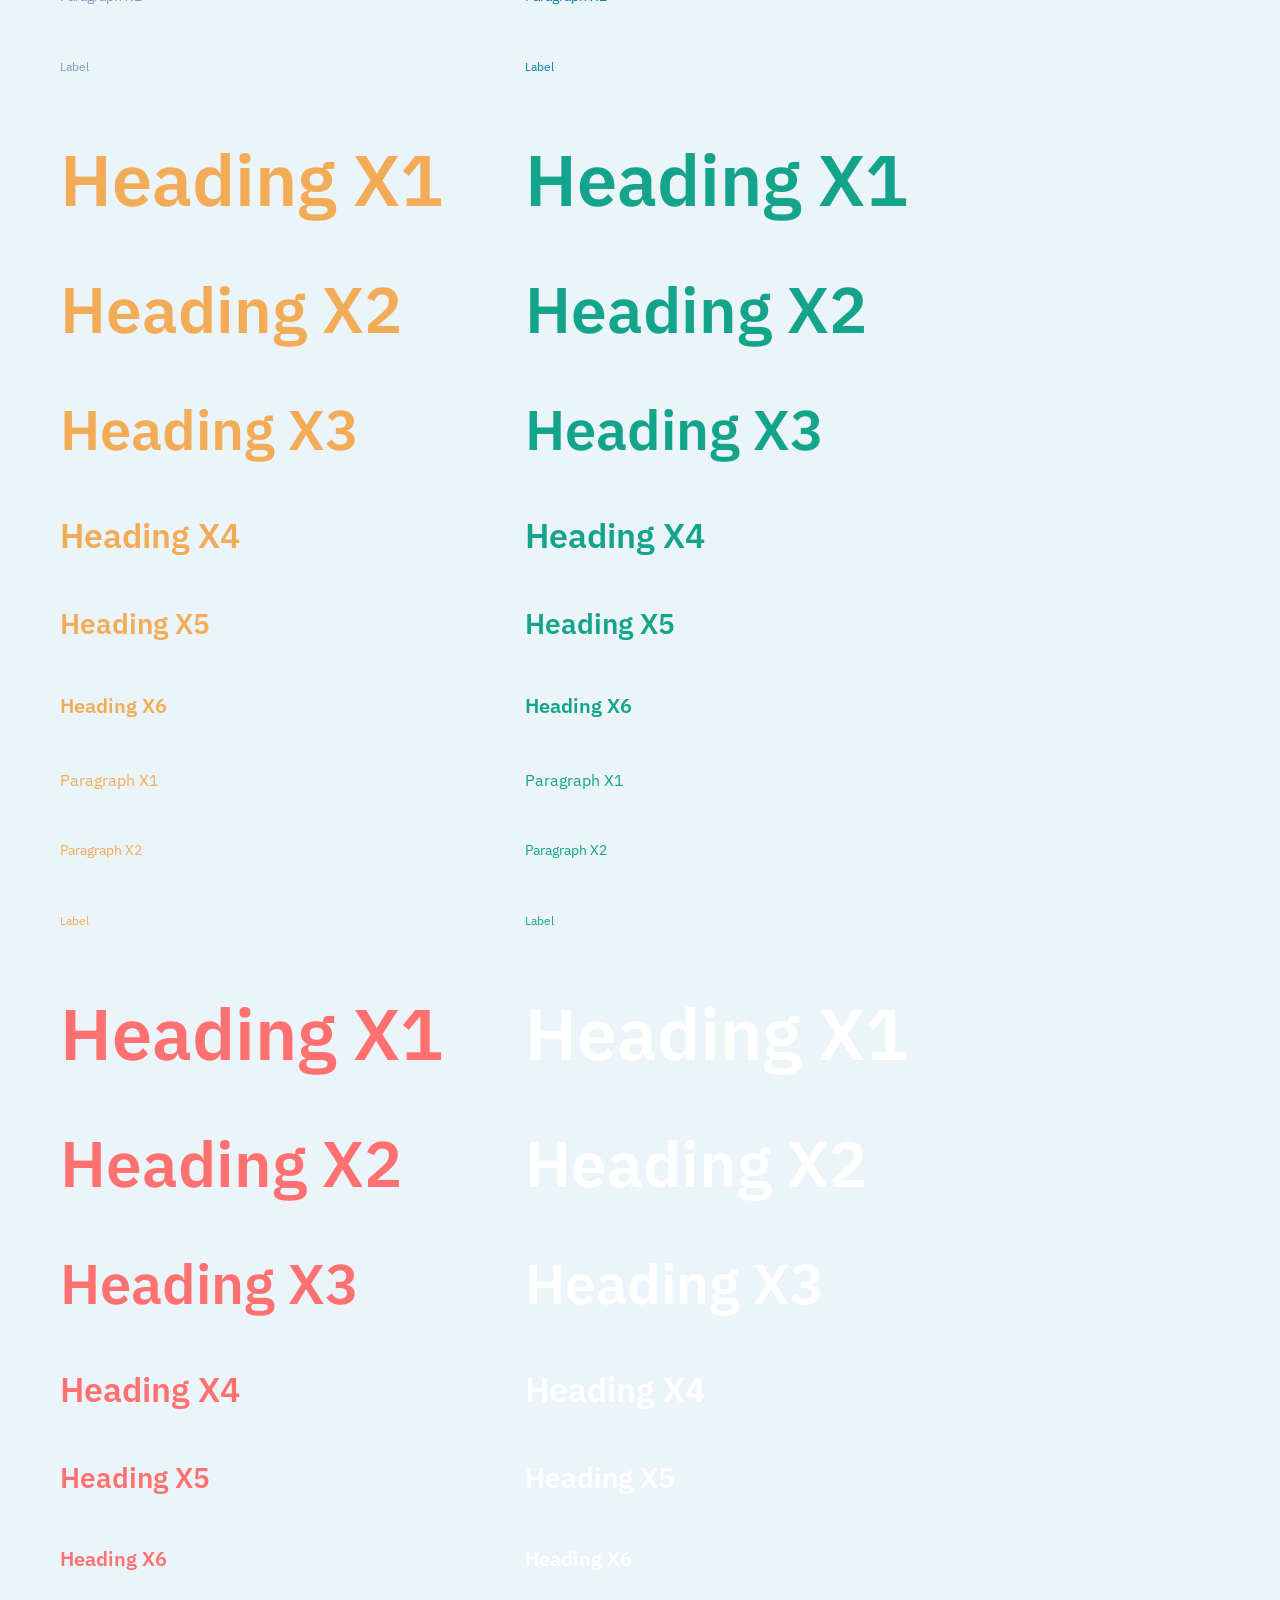
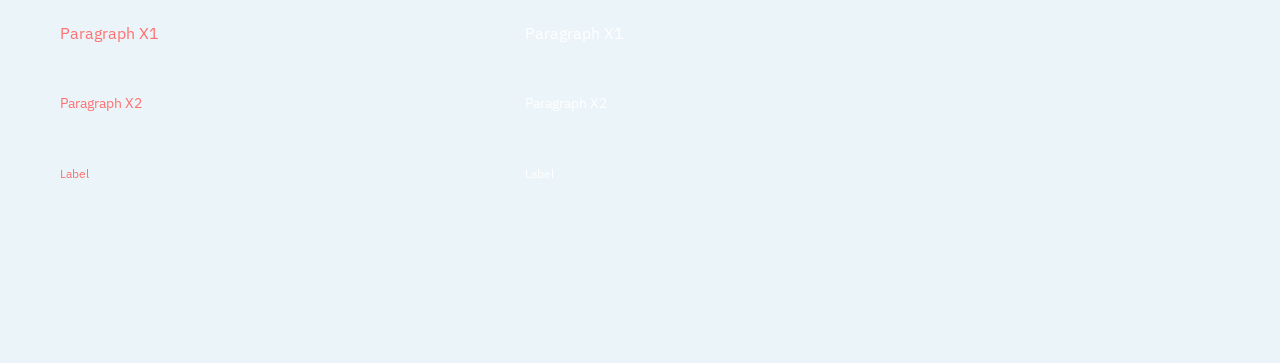
<file: elements.html>
<!DOCTYPE html>
   <html lang="en">

   <head>
      <meta charset="UTF-8">
      <meta name="viewport" content="width=device-width, initial-scale=1.0">
      <title>Task6 - Elements</title>

      <link rel="preconnect" href="https://fonts.googleapis.com">
      <link rel="preconnect" href="https://fonts.gstatic.com" crossorigin>
      <link href="https://fonts.googleapis.com/css2?family=IBM+Plex+Sans:wght@400;500;600;700&display=swap" rel="stylesheet">


      <link rel="stylesheet" href="css/style.css">
   </head>

   <body>

      <svg style="display: none;">

         <symbol id="icon1" viewBox="0 0 30 30">
            <g>
               <path fill-rule="evenodd" clip-rule="evenodd" d="M15 5C14.4477 5 14 5.44772 14 6V13C14 13.5523 14.4477 14 15 14C15.5523 14 16 13.5523 16 13V6C16 5.44772 15.5523 5 15 5ZM11.632 7.73413C11.3658 7.25055 10.7595 7.07166 10.2777 7.33457C9.45547 7.78322 8.69759 8.34949 8.02355 9.02353C4.14456 12.9025 4.16584 19.2129 8.07109 23.1181C11.9763 27.0234 18.2867 27.0447 22.1657 23.1657C26.0447 19.2867 26.0234 12.9763 22.1181 9.07107C21.4776 8.43053 20.7629 7.88542 19.9904 7.44416C19.5111 7.17036 18.9032 7.33549 18.6326 7.81299C18.362 8.29049 18.5313 8.89954 19.0106 9.17334C19.6281 9.52605 20.1998 9.96213 20.7134 10.4758C23.8376 13.6 23.8547 18.6483 20.7515 21.7515C17.6483 24.8546 12.6 24.8376 9.47579 21.7134C6.3516 18.5892 6.33457 13.5409 9.43776 10.4377C9.97823 9.89728 10.5844 9.44436 11.2415 9.08578C11.7233 8.82287 11.8981 8.21772 11.632 7.73413Z"/>
               <mask id="mask0" style="mask-type:alpha" maskUnits="userSpaceOnUse" x="5" y="5" width="21" height="22">
               <path fill-rule="evenodd" clip-rule="evenodd" d="M15 5C14.4477 5 14 5.44772 14 6V13C14 13.5523 14.4477 14 15 14C15.5523 14 16 13.5523 16 13V6C16 5.44772 15.5523 5 15 5ZM11.632 7.73413C11.3658 7.25055 10.7595 7.07166 10.2777 7.33457C9.45547 7.78322 8.69759 8.34949 8.02355 9.02353C4.14456 12.9025 4.16584 19.2129 8.07109 23.1181C11.9763 27.0234 18.2867 27.0447 22.1657 23.1657C26.0447 19.2867 26.0234 12.9763 22.1181 9.07107C21.4776 8.43053 20.7629 7.88542 19.9904 7.44416C19.5111 7.17036 18.9032 7.33549 18.6326 7.81299C18.362 8.29049 18.5313 8.89954 19.0106 9.17334C19.6281 9.52605 20.1998 9.96213 20.7134 10.4758C23.8376 13.6 23.8547 18.6483 20.7515 21.7515C17.6483 24.8546 12.6 24.8376 9.47579 21.7134C6.3516 18.5892 6.33457 13.5409 9.43776 10.4377C9.97823 9.89728 10.5844 9.44436 11.2415 9.08578C11.7233 8.82287 11.8981 8.21772 11.632 7.73413Z"/>
            </g>
         </symbol>
         
      </svg>


      <div class="wrapper">
         <section class="logos-section">
            <h2 class="title"><span>05.</span> Logos</h2>
            <div class="logos">
               <div class="logos-block">
                  <div class="logos-block__logo logos-block__logo--small">
                     <a href="#"><img src="img/elements/logos/logo1.svg" alt=""></a>
                  </div>
                  <div class="logos-block__logo logos-block__logo--large">
                     <a href="#"><img src="img/elements/logos/logo2.svg" alt=""></a>
                  </div>
               </div>
               <div class="logos-block">
                  <div class="logos-block__logo logos-block__logo--small">
                     <a href="#"><img src="img/elements/logos/logo3.svg" alt=""></a>
                  </div>
                  <div class="logos-block__logo logos-block__logo--large">
                     <a href="#"><img src="img/elements/logos/logo4.svg" alt=""></a>
                  </div>
               </div>
            </div>
         </section>
         <section class="avatars-section">
            <h2 class="title"><span>06.</span> Avatars</h2>
            <div class="avatars">
               <div class="avatars__item avatars__item--round">
                  <img class="avatars__image" src="img/elements/avatars/avatar1.svg" alt="">
               </div>
               <div class="avatars__item avatars__item--round">
                  <img class="avatars__image" src="img/elements/avatars/avatar2.svg" alt="">
               </div>
               <div class="avatars__item avatars__item--round">
                  <img class="avatars__image" src="img/elements/avatars/avatar3.svg" alt="">
               </div>
               <div class="avatars__item avatars__item--round">
                  <img class="avatars__image" src="img/elements/avatars/avatar4.svg" alt="">
               </div>
               <div class="avatars__item avatars__item--square">
                  <img class="avatars__image" src="img/elements/avatars/avatar1.svg" alt="">
               </div>
               <div class="avatars__item avatars__item--square">
                  <img class="avatars__image" src="img/elements/avatars/avatar2.svg" alt="">
               </div>
               <div class="avatars__item avatars__item--square">
                  <img class="avatars__image" src="img/elements/avatars/avatar3.svg" alt="">
               </div>
               <div class="avatars__item avatars__item--square">
                  <img class="avatars__image" src="img/elements/avatars/avatar4.svg" alt="">
               </div>
               <div class="avatars__item avatars__item--letters avatars__item--round">
                  NK
               </div>
               <div class="avatars__item avatars__item--letters avatars__item--square">
                  PS
               </div>
            </div>
         </section>
         <section class="list-section">
            <h2 class="title"><span>07.</span> List and Rating</h2>
            <div class="list">
               <div class="list-block">
                  <div class="list-block__item message message--bright message--left-bottom">
                     <p class="chat-message">Chat Message</p> 
                  </div>
                  <div class="list-block__item message message--bright message--right-bottom">
                     <p class="chat-message">Chat Message</p> 
                  </div>
                  <div class="list-block__item message message--bright message--left-top">
                     <p class="chat-message">Chat Message</p> 
                  </div>
                  <div class="list-block__item message message--bright message--right-top">
                     <p class="chat-message">Chat Message</p> 
                  </div>
               </div>
               <div class="list-block">
                  <div class="list-block__item message message--primary message--left-bottom">
                     <p class="chat-message">Chat Message</p> 
                  </div>
                  <div class="list-block__item message message--primary message--right-bottom">
                     <p class="chat-message">Chat Message</p> 
                  </div>
                  <div class="list-block__item message message--primary message--left-top">
                     <p class="chat-message">Chat Message</p> 
                  </div>
                  <div class="list-block__item message message--primary message--right-top">
                     <p class="chat-message">Chat Message</p> 
                  </div>
               </div>
               <div class="list-block">
                  <div class="list-block__item message message--blue message--left-bottom">
                     <p class="chat-message">Chat Message</p> 
                  </div>
                  <div class="list-block__item message message--blue message--right-bottom">
                     <p class="chat-message">Chat Message</p> 
                  </div>
                  <div class="list-block__item message message--blue message--left-top">
                     <p class="chat-message">Chat Message</p> 
                  </div>
                  <div class="list-block__item message message--blue message--right-top">
                     <p class="chat-message">Chat Message</p> 
                  </div>
               </div>
               <div class="list-block">
                  <div class="list-block__item message message--pink message--left-bottom">
                     <p class="chat-message">Chat Message</p> 
                  </div>
                  <div class="list-block__item message message--pink message--right-bottom">
                     <p class="chat-message">Chat Message</p> 
                  </div>
                  <div class="list-block__item message message--pink message--left-top">
                     <p class="chat-message">Chat Message</p> 
                  </div>
                  <div class="list-block__item message message--pink message--right-top">
                     <p class="chat-message">Chat Message</p> 
                  </div>
               </div>
            </div>
         </section>
         <section class="popover-section">
            <h2 class="title"><span>08.</span> Popover</h2>
            <div class="popover-body">
               <div class="popover-block">
                  <div class="popover-block__item popover popover--bright popover--top">
                     <div class="popover__info">
                        <h5 class="popover__info-title">Popover Title</h5>
                        <p class="popover__info-text">Supportive text for the top popover.</p>
                     </div>
                  </div>
                  <div class="popover-block__item popover popover--bright popover--right">
                     <div class="popover__info">
                        <h5 class="popover__info-title">Popover Title</h5>
                        <p class="popover__info-text">Supportive text for the top popover.</p>
                     </div>
                  </div>
                  <div class="popover-block__item popover popover--bright popover--bottom">
                     <div class="popover__info">
                        <h5 class="popover__info-title">Popover Title</h5>
                        <p class="popover__info-text">Supportive text for the top popover.</p>
                     </div>
                  </div>
                  <div class="popover-block__item popover popover--bright popover--left">
                     <div class="popover__info">
                        <h5 class="popover__info-title">Popover Title</h5>
                        <p class="popover__info-text">Supportive text for the top popover.</p>
                     </div>
                  </div>
               </div>
               <div class="popover-block">
                  <div class="popover-block__item popover popover--primary popover--top">
                     <div class="popover__info">
                        <h5 class="popover__info-title">Popover Title</h5>
                        <p class="popover__info-text">Supportive text for the top popover.</p>
                     </div>
                  </div>
                  <div class="popover-block__item popover popover--primary popover--right">
                     <div class="popover__info">
                        <h5 class="popover__info-title">Popover Title</h5>
                        <p class="popover__info-text">Supportive text for the top popover.</p>
                     </div>
                  </div>
                  <div class="popover-block__item popover popover--primary popover--bottom">
                     <div class="popover__info">
                        <h5 class="popover__info-title">Popover Title</h5>
                        <p class="popover__info-text">Supportive text for the top popover.</p>
                     </div>
                  </div>
                  <div class="popover-block__item popover popover--primary popover--left">
                     <div class="popover__info">
                        <h5 class="popover__info-title">Popover Title</h5>
                        <p class="popover__info-text">Supportive text for the top popover.</p>
                     </div>
                  </div>
               </div>
               <div class="popover-block">
                  <div class="popover-block__item popover popover--accent popover--top">
                     <div class="popover__info">
                        <h5 class="popover__info-title">Popover Title</h5>
                        <p class="popover__info-text">Supportive text for the top popover.</p>
                     </div>
                  </div>
                  <div class="popover-block__item popover popover--accent popover--right">
                     <div class="popover__info">
                        <h5 class="popover__info-title">Popover Title</h5>
                        <p class="popover__info-text">Supportive text for the top popover.</p>
                     </div>
                  </div>
                  <div class="popover-block__item popover popover--accent popover--bottom">
                     <div class="popover__info">
                        <h5 class="popover__info-title">Popover Title</h5>
                        <p class="popover__info-text">Supportive text for the top popover.</p>
                     </div>
                  </div>
                  <div class="popover-block__item popover popover--accent popover--left">
                     <div class="popover__info">
                        <h5 class="popover__info-title">Popover Title</h5>
                        <p class="popover__info-text">Supportive text for the top popover.</p>
                     </div>
                  </div>
               </div>
               <div class="popover-block">
                  <div class="popover-block__item popover popover--warning popover--top">
                     <div class="popover__info">
                        <h5 class="popover__info-title">Popover Title</h5>
                        <p class="popover__info-text">Supportive text for the top popover.</p>
                     </div>
                  </div>
                  <div class="popover-block__item popover popover--warning popover--right">
                     <div class="popover__info">
                        <h5 class="popover__info-title">Popover Title</h5>
                        <p class="popover__info-text">Supportive text for the top popover.</p>
                     </div>
                  </div>
                  <div class="popover-block__item popover popover--warning popover--bottom">
                     <div class="popover__info">
                        <h5 class="popover__info-title">Popover Title</h5>
                        <p class="popover__info-text">Supportive text for the top popover.</p>
                     </div>
                  </div>
                  <div class="popover-block__item popover popover--warning popover--left">
                     <div class="popover__info">
                        <h5 class="popover__info-title">Popover Title</h5>
                        <p class="popover__info-text">Supportive text for the top popover.</p>
                     </div>
                  </div>
               </div>
               <div class="popover-block">
                  <div class="popover-block__item popover popover--success popover--top">
                     <div class="popover__info">
                        <h5 class="popover__info-title">Popover Title</h5>
                        <p class="popover__info-text">Supportive text for the top popover.</p>
                     </div>
                  </div>
                  <div class="popover-block__item popover popover--success popover--right">
                     <div class="popover__info">
                        <h5 class="popover__info-title">Popover Title</h5>
                        <p class="popover__info-text">Supportive text for the top popover.</p>
                     </div>
                  </div>
                  <div class="popover-block__item popover popover--success popover--bottom">
                     <div class="popover__info">
                        <h5 class="popover__info-title">Popover Title</h5>
                        <p class="popover__info-text">Supportive text for the top popover.</p>
                     </div>
                  </div>
                  <div class="popover-block__item popover popover--success popover--left">
                     <div class="popover__info">
                        <h5 class="popover__info-title">Popover Title</h5>
                        <p class="popover__info-text">Supportive text for the top popover.</p>
                     </div>
                  </div>
               </div>
               <div class="popover-block">
                  <div class="popover-block__item popover popover--error popover--top">
                     <div class="popover__info">
                        <h5 class="popover__info-title">Popover Title</h5>
                        <p class="popover__info-text">Supportive text for the top popover.</p>
                     </div>
                  </div>
                  <div class="popover-block__item popover popover--error popover--right">
                     <div class="popover__info">
                        <h5 class="popover__info-title">Popover Title</h5>
                        <p class="popover__info-text">Supportive text for the top popover.</p>
                     </div>
                  </div>
                  <div class="popover-block__item popover popover--error popover--bottom">
                     <div class="popover__info">
                        <h5 class="popover__info-title">Popover Title</h5>
                        <p class="popover__info-text">Supportive text for the top popover.</p>
                     </div>
                  </div>
                  <div class="popover-block__item popover popover--error popover--left">
                     <div class="popover__info">
                        <h5 class="popover__info-title">Popover Title</h5>
                        <p class="popover__info-text">Supportive text for the top popover.</p>
                     </div>
                  </div>
               </div>
            </div>
         </section>
         <section class="tooltip-section">
            <h2 class="title"><span>09.</span> Tooltip</h2>
            <div class="tooltip-body">
               <div class="tooltip-block">
                  <div class="tooltip-block__item tooltip tooltip--bright tooltip--top ">
                     Tooltip Top
                  </div>
                  <div class="tooltip-block__item tooltip tooltip--bright tooltip--right ">
                     Tooltip Right
                  </div>
                  <div class="tooltip-block__item tooltip tooltip--bright tooltip--bottom ">
                     Tooltip Bottom
                  </div>
                  <div class="tooltip-block__item tooltip tooltip--bright tooltip--left ">
                     Tooltip Left
                  </div>
               </div>
               <div class="tooltip-block">
                  <div class="tooltip-block__item tooltip tooltip--primary tooltip--top ">
                     Tooltip Top
                  </div>
                  <div class="tooltip-block__item tooltip tooltip--primary tooltip--right ">
                     Tooltip Right
                  </div>
                  <div class="tooltip-block__item tooltip tooltip--primary tooltip--bottom ">
                     Tooltip Bottom
                  </div>
                  <div class="tooltip-block__item tooltip tooltip--primary tooltip--left ">
                     Tooltip Left
                  </div>
               </div>
               <div class="tooltip-block">
                  <div class="tooltip-block__item tooltip tooltip--accent tooltip--top ">
                     Tooltip Top
                  </div>
                  <div class="tooltip-block__item tooltip tooltip--accent tooltip--right ">
                     Tooltip Right
                  </div>
                  <div class="tooltip-block__item tooltip tooltip--accent tooltip--bottom ">
                     Tooltip Bottom
                  </div>
                  <div class="tooltip-block__item tooltip tooltip--accent tooltip--left ">
                     Tooltip Left
                  </div>
               </div>
               <div class="tooltip-block">
                  <div class="tooltip-block__item tooltip tooltip--warning tooltip--top ">
                     Tooltip Top
                  </div>
                  <div class="tooltip-block__item tooltip tooltip--warning tooltip--right ">
                     Tooltip Right
                  </div>
                  <div class="tooltip-block__item tooltip tooltip--warning tooltip--bottom ">
                     Tooltip Bottom
                  </div>
                  <div class="tooltip-block__item tooltip tooltip--warning tooltip--left ">
                     Tooltip Left
                  </div>
               </div>
               <div class="tooltip-block">
                  <div class="tooltip-block__item tooltip tooltip--success tooltip--top ">
                     Tooltip Top
                  </div>
                  <div class="tooltip-block__item tooltip tooltip--success tooltip--right ">
                     Tooltip Right
                  </div>
                  <div class="tooltip-block__item tooltip tooltip--success tooltip--bottom ">
                     Tooltip Bottom
                  </div>
                  <div class="tooltip-block__item tooltip tooltip--success tooltip--left ">
                     Tooltip Left
                  </div>
               </div>
               <div class="tooltip-block">
                  <div class="tooltip-block__item tooltip tooltip--error tooltip--top ">
                     Tooltip Top
                  </div>
                  <div class="tooltip-block__item tooltip tooltip--error tooltip--right ">
                     Tooltip Right
                  </div>
                  <div class="tooltip-block__item tooltip tooltip--error tooltip--bottom ">
                     Tooltip Bottom
                  </div>
                  <div class="tooltip-block__item tooltip tooltip--error tooltip--left ">
                     Tooltip Left
                  </div>
               </div>
            </div>
         </section>
         <section class="misc-section">
            <h2 class="title"><span>10.</span> Misc</h2>
            <div class="misc-body">
               <div class="misc-block misc">
                  <ul class="misc-block__list misc__list misc__list--before">
                     <li class="misc__item misc__item--before">List item goes here</li>
                  </ul>
                  <ul class="misc-block__list misc__list misc__list--before">
                     <li class="misc__item misc__item--before">List item goes here</li>
                  </ul>
                  <ul class="misc-block__list misc__list misc__list--before">
                     <li class="misc__item misc__item--before">List item goes here</li>
                  </ul>
                  <ul class="misc-block__list misc__list misc__list--before">
                     <li class="misc__item misc__item--before">List item goes here</li>
                  </ul>
                  <ul class="misc-block__list misc__list misc__list--before">
                     <li class="misc__item misc__item--before">List item goes here</li>
                  </ul>
               </div>
               <div class="misc-block misc">
                  <ul class="misc-block__list misc__list misc__list--after">
                     <li class="misc__item misc__item--after">List item goes here</li>
                  </ul>
                  <ul class="misc-block__list misc__list misc__list--after">
                     <li class="misc__item misc__item--after">List item goes here</li>
                  </ul>
               </div>
               <div class="misc-block rating-block">
                  <div class="rating">
                     <div class="rating__items">
                        <span class="star" data-star="1"></span>
                        <span class="star" data-star="2"></span>
                        <span class="star" data-star="3"></span>
                        <span class="star" data-star="4"></span>
                        <span class="star" data-star="5"></span>
                     </div>
                     <div class="rating__value">0.0</div>
                  </div>
                  <div class="rating__text">based on 8 ratings</div>
               </div>
            </div>
         </section>
         <section class="typescale-section">
            <h2 class="title"><span>11.</span> Type Scale</h2>
            <div class="typescale-body">
               <div class="typescale-block typescale-block--primary">
                  <h1 class="typescale-block__item typescale-block__h1">Heading X1</h1>
                  <h2 class="typescale-block__item typescale-block__h2">Heading X2</h2>
                  <h3 class="typescale-block__item typescale-block__h3">Heading X3</h3>
                  <h4 class="typescale-block__item typescale-block__h4">Heading X4</h4>
                  <h5 class="typescale-block__item typescale-block__h5">Heading X5</h5>
                  <h6 class="typescale-block__item typescale-block__h6">Heading X6</h6>
                  <p class="typescale-block__item typescale-block__p1">Paragraph X1</p>
                  <p class="typescale-block__item typescale-block__p2">Paragraph X2</p>
                  <label class="typescale-block__item typescale-block__label">Label</label>
               </div>
               <div class="typescale-block typescale-block--secondary">
                  <h1 class="typescale-block__item typescale-block__h1">Heading X1</h1>
                  <h2 class="typescale-block__item typescale-block__h2">Heading X2</h2>
                  <h3 class="typescale-block__item typescale-block__h3">Heading X3</h3>
                  <h4 class="typescale-block__item typescale-block__h4">Heading X4</h4>
                  <h5 class="typescale-block__item typescale-block__h5">Heading X5</h5>
                  <h6 class="typescale-block__item typescale-block__h6">Heading X6</h6>
                  <p class="typescale-block__item typescale-block__p1">Paragraph X1</p>
                  <p class="typescale-block__item typescale-block__p2">Paragraph X2</p>
                  <label class="typescale-block__item typescale-block__label">Label</label>
               </div>
               <div class="typescale-block typescale-block--muted">
                  <h1 class="typescale-block__item typescale-block__h1">Heading X1</h1>
                  <h2 class="typescale-block__item typescale-block__h2">Heading X2</h2>
                  <h3 class="typescale-block__item typescale-block__h3">Heading X3</h3>
                  <h4 class="typescale-block__item typescale-block__h4">Heading X4</h4>
                  <h5 class="typescale-block__item typescale-block__h5">Heading X5</h5>
                  <h6 class="typescale-block__item typescale-block__h6">Heading X6</h6>
                  <p class="typescale-block__item typescale-block__p1">Paragraph X1</p>
                  <p class="typescale-block__item typescale-block__p2">Paragraph X2</p>
                  <label class="typescale-block__item typescale-block__label">Label</label>
               </div>
               <div class="typescale-block typescale-block--accent">
                  <h1 class="typescale-block__item typescale-block__h1">Heading X1</h1>
                  <h2 class="typescale-block__item typescale-block__h2">Heading X2</h2>
                  <h3 class="typescale-block__item typescale-block__h3">Heading X3</h3>
                  <h4 class="typescale-block__item typescale-block__h4">Heading X4</h4>
                  <h5 class="typescale-block__item typescale-block__h5">Heading X5</h5>
                  <h6 class="typescale-block__item typescale-block__h6">Heading X6</h6>
                  <p class="typescale-block__item typescale-block__p1">Paragraph X1</p>
                  <p class="typescale-block__item typescale-block__p2">Paragraph X2</p>
                  <label class="typescale-block__item typescale-block__label">Label</label>
               </div>
               <div class="typescale-block typescale-block--warning">
                  <h1 class="typescale-block__item typescale-block__h1">Heading X1</h1>
                  <h2 class="typescale-block__item typescale-block__h2">Heading X2</h2>
                  <h3 class="typescale-block__item typescale-block__h3">Heading X3</h3>
                  <h4 class="typescale-block__item typescale-block__h4">Heading X4</h4>
                  <h5 class="typescale-block__item typescale-block__h5">Heading X5</h5>
                  <h6 class="typescale-block__item typescale-block__h6">Heading X6</h6>
                  <p class="typescale-block__item typescale-block__p1">Paragraph X1</p>
                  <p class="typescale-block__item typescale-block__p2">Paragraph X2</p>
                  <label class="typescale-block__item typescale-block__label">Label</label>
               </div>
               <div class="typescale-block typescale-block--success">
                  <h1 class="typescale-block__item typescale-block__h1">Heading X1</h1>
                  <h2 class="typescale-block__item typescale-block__h2">Heading X2</h2>
                  <h3 class="typescale-block__item typescale-block__h3">Heading X3</h3>
                  <h4 class="typescale-block__item typescale-block__h4">Heading X4</h4>
                  <h5 class="typescale-block__item typescale-block__h5">Heading X5</h5>
                  <h6 class="typescale-block__item typescale-block__h6">Heading X6</h6>
                  <p class="typescale-block__item typescale-block__p1">Paragraph X1</p>
                  <p class="typescale-block__item typescale-block__p2">Paragraph X2</p>
                  <label class="typescale-block__item typescale-block__label">Label</label>
               </div>
               <div class="typescale-block typescale-block--error">
                  <h1 class="typescale-block__item typescale-block__h1">Heading X1</h1>
                  <h2 class="typescale-block__item typescale-block__h2">Heading X2</h2>
                  <h3 class="typescale-block__item typescale-block__h3">Heading X3</h3>
                  <h4 class="typescale-block__item typescale-block__h4">Heading X4</h4>
                  <h5 class="typescale-block__item typescale-block__h5">Heading X5</h5>
                  <h6 class="typescale-block__item typescale-block__h6">Heading X6</h6>
                  <p class="typescale-block__item typescale-block__p1">Paragraph X1</p>
                  <p class="typescale-block__item typescale-block__p2">Paragraph X2</p>
                  <label class="typescale-block__item typescale-block__label">Label</label>
               </div>
               <div class="typescale-block typescale-block--bright">
                  <h1 class="typescale-block__item typescale-block__h1">Heading X1</h1>
                  <h2 class="typescale-block__item typescale-block__h2">Heading X2</h2>
                  <h3 class="typescale-block__item typescale-block__h3">Heading X3</h3>
                  <h4 class="typescale-block__item typescale-block__h4">Heading X4</h4>
                  <h5 class="typescale-block__item typescale-block__h5">Heading X5</h5>
                  <h6 class="typescale-block__item typescale-block__h6">Heading X6</h6>
                  <p class="typescale-block__item typescale-block__p1">Paragraph X1</p>
                  <p class="typescale-block__item typescale-block__p2">Paragraph X2</p>
                  <label class="typescale-block__item typescale-block__label">Label</label>
               </div>
            </div>
         </section>
      </div> 


      <div class="main-header">
         <div class="main-header__nav main-nav">
            <ul class="main-nav__list">
               <li class="main-nav__item">
                  <a href="index.html" class="main-nav__link">Styleguide</a>
               </li>
               <li class="main-nav__item">
                  <a href="controls.html" class="main-nav__link">Controls</a>
               </li>
               <li class="main-nav__item">
                  <a href="elements.html" class="main-nav__link">Elements</a>
               </li>
               <li class="main-nav__item">
                  <a href="components1.html" class="main-nav__link">Components-1</a>
               </li>
               <li class="main-nav__item">
                  <a href="components2.html" class="main-nav__link">Components-2</a>
               </li>
            </ul>
         </div>
         <div class="main-header__burger">
            <span></span>
            <div class="main-header__burger-bg"></div>
         </div>
      </div>



      <script src="js/script.js"></script>
   </body>

   </html>
</file>
<file: css/style.css>
* {
  padding: 0;
  margin: 0;
  border: 0;
}

*,
*:before,
*:after {
  box-sizing: border-box;
}

:focus,
:active {
  outline: none;
}

a:focus,
a:active {
  outline: none;
}

nav,
footer,
header,
aside {
  display: block;
}

html,
body {
  height: 100%;
  width: 100%;
  font-size: 100%;
  line-height: 1;
  font-size: 14px;
  -ms-text-size-adjust: 100%;
  -moz-text-size-adjust: 100%;
  -webkit-text-size-adjust: 100%;
}

input,
button,
textarea {
  font-family: inherit;
}

input::-ms-clear {
  display: none;
}

button {
  cursor: pointer;
}

button::moz-focus-inner {
  padding: 0;
  border: 0;
}

a,
a:visited {
  text-decoration: none;
}

a:hover {
  text-decoration: none;
}

ul li {
  list-style: none;
}

img {
  vertical-align: top;
}

h1,
h2,
h3,
h4,
h5,
h6 {
  font-size: inherit;
  font-weight: 400;
}

.main-header__burger {
  display: block;
  order: 3;
  width: 30px;
  height: 20px;
  cursor: pointer;
  position: fixed;
  top: 40px;
  right: 30px;
  z-index: 2;
}

.main-header__burger span {
  position: absolute;
  top: 9px;
  left: 0;
  width: 100%;
  height: 2px;
  background-color: var(--primary);
  transition: all 0.3s ease;
}

.main-header__burger::before, .main-header__burger::after {
  content: '';
  position: absolute;
  left: 0;
  width: 100%;
  height: 2px;
  background-color: var(--primary);
  transition: all 0.3s ease;
}

.main-header__burger::before {
  top: 0;
}

.main-header__burger::after {
  bottom: 0;
}

.main-header__burger.active::before {
  transform: rotate(45deg);
  top: 9px;
}

.main-header__burger.active::after {
  transform: rotate(-45deg);
  bottom: 9px;
}

.main-header__burger.active span {
  transform: scale(0);
}

.main-header__burger.active .main-header__burger-bg {
  opacity: 0;
}

.main-header__burger-bg {
  position: relative;
  bottom: 10px;
  right: 11px;
  z-index: -1;
  padding: 20px 26px;
  background-color: rgba(44, 39, 56, 0.1);
  transition: 0.3s ease;
}

.main-nav {
  position: fixed;
  width: 100%;
  height: 100%;
  top: 0;
  left: 0;
  right: 0;
  bottom: 0;
  background-color: var(--tint);
  display: flex;
  justify-content: center;
  align-items: center;
  transform: translateY(-100%);
  transition: 0.4s ease;
  opacity: 0;
  visibility: hidden;
  z-index: 2;
}

.main-nav.active {
  transform: translateY(0);
  opacity: 1;
  visibility: visible;
}

.main-nav__link {
  color: var(--primary);
  font-size: 36px;
  line-height: 2;
  font-weight: 700;
  text-align: center;
  transition: 0.4s ease;
  position: relative;
  transition: 0.4s ease;
}

.main-nav__link:hover {
  color: var(--secondary);
  text-shadow: 0px 4px 7px rgba(0, 0, 0, 0.3);
}

.typeface-section {
  margin: 0px 0px 80px 0px;
}

.font {
  display: flex;
  justify-content: flex-start;
  align-items: center;
}

@media (max-width: 767px) {
  .font {
    flex-direction: column;
  }
}

.font__item--left {
  flex: 0 0 320px;
}

@media (max-width: 1250px) {
  .font__item--left {
    flex: 0 0 270px;
  }
}

@media (max-width: 767px) {
  .font__item--left {
    flex: 0 0 200px;
    margin: 0px 0px 40px 0px;
  }
}

.font-icon {
  height: 320px;
  padding: 27px 35px 38px;
  display: flex;
  justify-content: center;
  align-items: center;
  background-color: var(--primary);
  border-radius: 45px;
}

@media (max-width: 1250px) {
  .font-icon {
    height: 270px;
  }
}

@media (max-width: 767px) {
  .font-icon {
    height: 200px;
  }
}

.font__a-letters {
  font-size: 196px;
  line-height: normal;
  font-weight: 600;
  color: var(--tint);
}

@media (max-width: 1250px) {
  .font__a-letters {
    font-size: 160px;
  }
}

@media (max-width: 767px) {
  .font__a-letters {
    font-size: 105px;
    padding: 0px 0px 0px 0px;
  }
}

.font__item--right {
  flex: 1 1 auto;
  margin: 0px 0px 0px 60px;
}

@media (max-width: 767px) {
  .font__item--right {
    margin: 0px 0px 0px 0px;
    text-align: center;
  }
}

.font__subtitle {
  font-size: 20px;
  line-height: 1.4;
  font-weight: 600;
  color: var(--muted);
}

.font__title {
  margin: 0px 0px 20px 0px;
  font-size: 34px;
  line-height: 1.29;
  font-weight: 600;
}

.font-block {
  margin: 0px 0px 20px 0px;
  font-size: 20px;
  line-height: 1.5;
}

.font__type {
  margin: 0px 0px 5px 0px;
}

.font-block--semibold {
  font-weight: 600;
}

.font__type--semibold {
  font-weight: 600;
}

.font-block--download {
  font-size: 16px;
}

.font-download__title {
  margin: 0px 0px 3px 0px;
}

.font-download__link a {
  color: var(--accent);
  text-decoration: underline;
  transition: 0.4s ease;
}

.font-download__link a:hover {
  color: var(--muted);
}

.colors-section {
  margin: 0px 0px 80px 0px;
}

.colors {
  display: grid;
  grid-template-columns: repeat(auto-fit, 300px);
  grid-gap: 40px;
  justify-content: center;
}

.colors-item {
  height: 300px;
  border-radius: 45px;
  box-shadow: 0px 16px 56px rgba(44, 39, 56, 0.08);
  position: relative;
}

.colors-item--1 {
  background-color: var(--accent);
}

.colors-item--2 {
  background-color: var(--warning);
}

.colors-item--3 {
  background-color: var(--success);
}

.colors-item--4 {
  background-color: var(--error);
}

.colors-item--5 {
  background-color: var(--primary);
}

.colors-item--6 {
  background-color: var(--secondary);
}

.colors-item--7 {
  background-color: var(--muted);
}

.colors-item--8 {
  background-color: var(--bright);
}

.colors-item--9 {
  background-color: var(--shade);
}

.colors-item--10 {
  background-color: var(--tint);
}

.colors-item__info {
  position: absolute;
  bottom: 13.333%;
  left: 13.333%;
}

.colors-name {
  margin: 0px 0px 4px 0px;
  font-size: 20px;
  line-height: 1.4;
  font-weight: 600;
  color: rgba(255, 255, 255, 0.56);
}

.colors-name--dark {
  color: rgba(44, 39, 56, 0.56);
}

.colors-item__number {
  font-size: 24px;
  line-height: 1.29;
  font-weight: 600;
  color: #ffffff;
  text-transform: uppercase;
}

.colors-item__number--dark {
  color: var(--primary);
}

.icons {
  display: grid;
  grid-auto-flow: row;
  grid-template-columns: minmax(auto, 348px);
}

@media (max-width: 767px) {
  .icons {
    justify-content: center;
  }
}

@media (max-width: 470px) {
  .icons {
    grid-template-columns: minmax(auto, 186px);
  }
}

.icons-block {
  display: inline-grid;
  grid-template-columns: repeat(auto-fit, minmax(30px, auto));
  grid-gap: 24px;
  padding: 30px 24px;
  border-radius: 30px;
}

.icons-block:not(:last-of-type) {
  margin: 0px 0px 40px 0px;
}

.icons-block--white-blue {
  background-color: #fff;
}

.icons-block--white-blue .icons-block__icon {
  fill: var(--accent);
}

.icons-block--blue-white {
  background-color: var(--accent);
}

.icons-block--blue-white .icons-block__icon {
  fill: var(--bright);
}

.icons-block--white-black {
  background-color: #fff;
}

.icons-block--white-black .icons-block__icon {
  fill: var(--primary);
}

.icons-block__item {
  display: flex;
  justify-content: center;
  align-items: center;
}

.icons-block__icon {
  height: 30px;
  width: 30px;
}

.logos-section {
  margin: 0px 0px 80px 0px;
}

.logos {
  display: flex;
  justify-content: flex-start;
}

@media (max-width: 767px) {
  .logos {
    justify-content: center;
  }
}

@media (max-width: 565px) {
  .logos {
    flex-direction: column;
  }
}

.logos-block {
  display: flex;
  align-items: center;
}

@media (max-width: 565px) {
  .logos-block {
    flex: 1 1 100%;
    justify-content: center;
  }
}

.logos-block:first-of-type {
  margin: 0px 60px 0px 0px;
}

@media (max-width: 565px) {
  .logos-block:first-of-type {
    margin: 0px 0px 40px 0px;
  }
}

.logos-block__logo--small {
  margin: 0px 20px 0px 0px;
}

.avatars-section {
  margin: 0px 0px 80px 0px;
}

.avatars {
  display: grid;
  grid-template-columns: repeat(auto-fit, 56px);
  column-gap: 30px;
  row-gap: 20px;
}

@media (max-width: 767px) {
  .avatars {
    justify-content: center;
  }
}

.avatars__item {
  box-shadow: 0px 2px 4px rgba(44, 39, 56, 0.04), 0px 4px 8px rgba(44, 39, 56, 0.08);
  overflow: hidden;
}

.avatars__item--round {
  border-radius: 50%;
}

.avatars__item--square {
  border-radius: 4px;
}

.avatars__item--letters {
  width: 56px;
  height: 56px;
  background-color: var(--muted);
  color: rgba(255, 255, 255, 0.86);
  font-weight: 500;
  font-size: 16px;
  line-height: 56px;
  text-align: center;
  text-transform: uppercase;
}

.list-section {
  margin: 0px 0px 80px 0px;
}

.list {
  display: grid;
  grid-template-columns: repeat(auto-fit, 240px);
  grid-gap: 40px;
}

@media (max-width: 767px) {
  .list {
    justify-content: center;
  }
}

.list-block__item {
  padding: 16px;
  margin: 0px 0px 49px 0px;
  height: 50px;
  width: 240px;
  border-radius: 6px;
  font-size: 14px;
  position: relative;
  z-index: 2;
  transform-style: preserve-3d;
}

.list-block__item:last-of-type {
  margin: 0px 0px 0px 0px;
}

.message::before {
  content: '';
  display: block;
  width: 9px;
  height: 18px;
  position: absolute;
  z-index: 1;
  transform: translateZ(-1px);
}

.message--bright {
  background-color: var(--bright);
  color: var(--secondary);
}

.message--bright.message--left-bottom::before {
  background: url(../img/elements/list/bright-right.svg) no-repeat;
}

.message--bright.message--right-bottom::before {
  background: url(../img/elements/list/bright-left.svg) no-repeat;
}

.message--bright.message--left-top::before {
  background: url(../img/elements/list/bright-right.svg) no-repeat;
}

.message--bright.message--right-top::before {
  background: url(../img/elements/list/bright-left.svg) no-repeat;
}

.message--primary {
  background-color: var(--primary);
  color: rgba(255, 255, 255, 0.86);
}

.message--primary.message--left-bottom::before {
  background: url(../img/elements/list/primary-right.svg) no-repeat;
}

.message--primary.message--right-bottom::before {
  background: url(../img/elements/list/primary-left.svg) no-repeat;
}

.message--primary.message--left-top::before {
  background: url(../img/elements/list/primary-right.svg) no-repeat;
}

.message--primary.message--right-top::before {
  background: url(../img/elements/list/primary-left.svg) no-repeat;
}

.message--blue {
  background-color: #6f96ff;
  color: rgba(255, 255, 255, 0.86);
}

.message--blue.message--left-bottom::before {
  background: url(../img/elements/list/blue-right.svg) no-repeat;
}

.message--blue.message--right-bottom::before {
  background: url(../img/elements/list/blue-left.svg) no-repeat;
}

.message--blue.message--left-top::before {
  background: url(../img/elements/list/blue-right.svg) no-repeat;
}

.message--blue.message--right-top::before {
  background: url(../img/elements/list/blue-left.svg) no-repeat;
}

.message--pink {
  background-color: #ff5689;
  color: rgba(255, 255, 255, 0.86);
}

.message--pink.message--left-bottom::before {
  background: url(../img/elements/list/pink-right.svg) no-repeat;
}

.message--pink.message--right-bottom::before {
  background: url(../img/elements/list/pink-left.svg) no-repeat;
}

.message--pink.message--left-top::before {
  background: url(../img/elements/list/pink-right.svg) no-repeat;
}

.message--pink.message--right-top::before {
  background: url(../img/elements/list/pink-left.svg) no-repeat;
}

.message--left-bottom::before {
  bottom: -9px;
  left: 0;
}

.message--right-bottom::before {
  bottom: -9px;
  right: 0;
}

.message--left-top::before {
  top: -9px;
  left: 0;
}

.message--right-top::before {
  top: -9px;
  right: 0;
}

.popover-section {
  margin: 0px 0px 80px 0px;
}

.popover-body {
  display: grid;
  grid-template-columns: repeat(auto-fit, 200px);
  grid-gap: 20px;
}

@media (max-width: 767px) {
  .popover-body {
    justify-content: center;
  }
}

.popover-block {
  padding: 10px;
}

.popover {
  padding: 16px;
  margin: 0px 0px 40px 0px;
  border-radius: 8px;
  font-size: 14px;
  position: relative;
}

.popover:last-of-type {
  margin: 0px 0px 0px 0px;
}

.popover::before {
  content: '';
  display: block;
  position: absolute;
}

.popover--bright {
  background-color: var(--bright);
}

.popover--bright.popover--top::before {
  background: url(../img/elements/popover/bright-top.svg) no-repeat;
}

.popover--bright.popover--right::before {
  background: url(../img/elements/popover/bright-right.svg) no-repeat;
}

.popover--bright.popover--bottom::before {
  background: url(../img/elements/popover/bright-bottom.svg) no-repeat;
}

.popover--bright.popover--left::before {
  background: url(../img/elements/popover/bright-left.svg) no-repeat;
}

.popover--bright .popover__info-title {
  color: var(--primary);
}

.popover--bright .popover__info-text {
  color: var(--secondary);
}

.popover--primary {
  background-color: var(--primary);
}

.popover--primary.popover--top::before {
  background: url(../img/elements/popover/primary-top.svg) no-repeat;
}

.popover--primary.popover--right::before {
  background: url(../img/elements/popover/primary-right.svg) no-repeat;
}

.popover--primary.popover--bottom::before {
  background: url(../img/elements/popover/primary-bottom.svg) no-repeat;
}

.popover--primary.popover--left::before {
  background: url(../img/elements/popover/primary-left.svg) no-repeat;
}

.popover--accent {
  background-color: var(--accent);
}

.popover--accent.popover--top::before {
  background: url(../img/elements/popover/accent-top.svg) no-repeat;
}

.popover--accent.popover--right::before {
  background: url(../img/elements/popover/accent-right.svg) no-repeat;
}

.popover--accent.popover--bottom::before {
  background: url(../img/elements/popover/accent-bottom.svg) no-repeat;
}

.popover--accent.popover--left::before {
  background: url(../img/elements/popover/accent-left.svg) no-repeat;
}

.popover--warning {
  background-color: var(--warning);
}

.popover--warning.popover--top::before {
  background: url(../img/elements/popover/warning-top.svg) no-repeat;
}

.popover--warning.popover--right::before {
  background: url(../img/elements/popover/warning-right.svg) no-repeat;
}

.popover--warning.popover--bottom::before {
  background: url(../img/elements/popover/warning-bottom.svg) no-repeat;
}

.popover--warning.popover--left::before {
  background: url(../img/elements/popover/warning-left.svg) no-repeat;
}

.popover--success {
  background-color: var(--success);
}

.popover--success.popover--top::before {
  background: url(../img/elements/popover/success-top.svg) no-repeat;
}

.popover--success.popover--right::before {
  background: url(../img/elements/popover/success-right.svg) no-repeat;
}

.popover--success.popover--bottom::before {
  background: url(../img/elements/popover/success-bottom.svg) no-repeat;
}

.popover--success.popover--left::before {
  background: url(../img/elements/popover/success-left.svg) no-repeat;
}

.popover--error {
  background-color: var(--error);
}

.popover--error.popover--top::before {
  background: url(../img/elements/popover/error-top.svg) no-repeat;
}

.popover--error.popover--right::before {
  background: url(../img/elements/popover/error-right.svg) no-repeat;
}

.popover--error.popover--bottom::before {
  background: url(../img/elements/popover/error-bottom.svg) no-repeat;
}

.popover--error.popover--left::before {
  background: url(../img/elements/popover/error-left.svg) no-repeat;
}

.popover--top::before {
  width: 20px;
  height: 10px;
  top: -9px;
  left: 50%;
  transform: translateX(-50%);
}

.popover--right::before {
  width: 10px;
  height: 20px;
  top: 50%;
  right: -9px;
  transform: translateY(-50%);
}

.popover--bottom::before {
  width: 20px;
  height: 10px;
  bottom: -9px;
  left: 50%;
  transform: translateX(-50%);
}

.popover--left::before {
  width: 10px;
  height: 20px;
  top: 50%;
  left: -9px;
  transform: translateY(-50%);
}

.popover__info {
  line-height: 18px;
}

.popover__info-title {
  margin: 0px 0px 4px 0px;
  font-weight: 500;
  color: var(--bright);
}

.popover__info-text {
  color: rgba(255, 255, 255, 0.86);
}

.tooltip-section {
  margin: 0px 0px 80px 0px;
}

.tooltip-body {
  display: grid;
  grid-template-columns: repeat(auto-fit, 126px);
  grid-gap: 32px;
}

@media (max-width: 767px) {
  .tooltip-body {
    justify-content: center;
  }
}

.tooltip {
  padding: 7px 10px;
  margin: 0px 0px 25px 0px;
  border-radius: 4px;
  font-size: 14px;
  color: var(--bright);
  text-align: center;
  position: relative;
}

.tooltip:last-of-type {
  margin: 0px 0px 0px 0px;
}

.tooltip::before {
  content: '';
  display: block;
  position: absolute;
}

.tooltip--bright {
  background-color: var(--bright);
  color: var(--secondary);
}

.tooltip--bright.tooltip--top::before {
  background: url(../img/elements/tooltip/bright-top.svg) no-repeat;
}

.tooltip--bright.tooltip--right::before {
  background: url(../img/elements/tooltip/bright-right.svg) no-repeat;
}

.tooltip--bright.tooltip--bottom::before {
  background: url(../img/elements/tooltip/bright-bottom.svg) no-repeat;
}

.tooltip--bright.tooltip--left::before {
  background: url(../img/elements/tooltip/bright-left.svg) no-repeat;
}

.tooltip--primary {
  background-color: var(--primary);
}

.tooltip--primary.tooltip--top::before {
  background: url(../img/elements/tooltip/primary-top.svg) no-repeat;
}

.tooltip--primary.tooltip--right::before {
  background: url(../img/elements/tooltip/primary-right.svg) no-repeat;
}

.tooltip--primary.tooltip--bottom::before {
  background: url(../img/elements/tooltip/primary-bottom.svg) no-repeat;
}

.tooltip--primary.tooltip--left::before {
  background: url(../img/elements/tooltip/primary-left.svg) no-repeat;
}

.tooltip--accent {
  background-color: var(--accent);
}

.tooltip--accent.tooltip--top::before {
  background: url(../img/elements/tooltip/accent-top.svg) no-repeat;
}

.tooltip--accent.tooltip--right::before {
  background: url(../img/elements/tooltip/accent-right.svg) no-repeat;
}

.tooltip--accent.tooltip--bottom::before {
  background: url(../img/elements/tooltip/accent-bottom.svg) no-repeat;
}

.tooltip--accent.tooltip--left::before {
  background: url(../img/elements/tooltip/accent-left.svg) no-repeat;
}

.tooltip--warning {
  background-color: var(--warning);
}

.tooltip--warning.tooltip--top::before {
  background: url(../img/elements/tooltip/warning-top.svg) no-repeat;
}

.tooltip--warning.tooltip--right::before {
  background: url(../img/elements/tooltip/warning-right.svg) no-repeat;
}

.tooltip--warning.tooltip--bottom::before {
  background: url(../img/elements/tooltip/warning-bottom.svg) no-repeat;
}

.tooltip--warning.tooltip--left::before {
  background: url(../img/elements/tooltip/warning-left.svg) no-repeat;
}

.tooltip--success {
  background-color: var(--success);
}

.tooltip--success.tooltip--top::before {
  background: url(../img/elements/tooltip/success-top.svg) no-repeat;
}

.tooltip--success.tooltip--right::before {
  background: url(../img/elements/tooltip/success-right.svg) no-repeat;
}

.tooltip--success.tooltip--bottom::before {
  background: url(../img/elements/tooltip/success-bottom.svg) no-repeat;
}

.tooltip--success.tooltip--left::before {
  background: url(../img/elements/tooltip/success-left.svg) no-repeat;
}

.tooltip--error {
  background-color: var(--error);
}

.tooltip--error.tooltip--top::before {
  background: url(../img/elements/tooltip/error-top.svg) no-repeat;
}

.tooltip--error.tooltip--right::before {
  background: url(../img/elements/tooltip/error-right.svg) no-repeat;
}

.tooltip--error.tooltip--bottom::before {
  background: url(../img/elements/tooltip/error-bottom.svg) no-repeat;
}

.tooltip--error.tooltip--left::before {
  background: url(../img/elements/tooltip/error-left.svg) no-repeat;
}

.tooltip--top::before {
  width: 10px;
  height: 5px;
  top: -4px;
  left: 50%;
  transform: translateX(-50%);
}

.tooltip--right::before {
  width: 5px;
  height: 10px;
  top: 50%;
  right: -4px;
  transform: translateY(-50%);
}

.tooltip--bottom::before {
  width: 10px;
  height: 5px;
  bottom: -4px;
  left: 50%;
  transform: translateX(-50%);
}

.tooltip--left::before {
  width: 5px;
  height: 10px;
  top: 50%;
  left: -4px;
  transform: translateY(-50%);
}

.misc-section {
  margin: 0px 0px 80px 0px;
}

.misc-body {
  display: flex;
}

@media (max-width: 991px) {
  .misc-body {
    flex-wrap: wrap;
  }
}

.misc-block:first-of-type {
  margin: 0px 120px 0px 0px;
}

@media (max-width: 991px) {
  .misc-block:first-of-type {
    flex: 0 0 50%;
    margin: 0px 0px 40px 0px;
  }
}

@media (max-width: 565px) {
  .misc-block:first-of-type {
    flex: 1 1 100%;
    text-align: center;
  }
}

.misc-block:nth-of-type(2) {
  margin: 0px 80px 0px 0px;
}

@media (max-width: 991px) {
  .misc-block:nth-of-type(2) {
    margin: 0px 0px 40px 0px;
  }
}

@media (max-width: 565px) {
  .misc-block:nth-of-type(2) {
    flex: 1 1 100%;
    text-align: center;
  }
}

@media (max-width: 565px) {
  .misc__list {
    width: 180px;
    margin: 0 auto;
  }
}

.misc__list--before:nth-child(1) {
  background: url(../img/elements/misc/icon1.svg) no-repeat;
  background-position: center left;
}

.misc__list--before:nth-child(2) {
  background: url(../img/elements/misc/icon2.svg) no-repeat;
  background-position: center left;
}

.misc__list--before:nth-child(3) {
  background: url(../img/elements/misc/icon3.svg) no-repeat;
  background-position: center left;
}

.misc__list--before:nth-child(4) {
  background: url(../img/elements/misc/icon4.svg) no-repeat;
  background-position: center left;
}

.misc__list--before:nth-child(5) {
  background: url(../img/elements/misc/icon5.svg) no-repeat;
  background-position: center left;
}

.misc__list--after:nth-child(1) {
  background: url(../img/elements/misc/icon1.svg) no-repeat;
  background-position: center right;
}

.misc__list--after:nth-child(2) {
  background: url(../img/elements/misc/icon2.svg) no-repeat;
  background-position: center right;
}

.misc__item {
  margin: 0px 0px 20px 0px;
}

.misc__item--before {
  padding: 0px 0px 0px 38px;
}

.misc__item--after {
  padding: 0px 34px 0px 0px;
}

@media (max-width: 991px) {
  .rating-block {
    flex: 1 1 100%;
  }
}

@media (max-width: 565px) {
  .rating-block {
    max-width: 150px;
    margin: 0 auto;
    text-align: center;
  }
}

.rating {
  display: flex;
  align-items: flex-end;
  margin: 0px 0px 6px 0px;
}

.rating__items {
  display: flex;
  flex-direction: row-reverseJ;
  align-items: center;
  margin: 0px 6px 0px 0px;
}

.star {
  display: block;
  width: 20px;
  height: 20px;
  margin: 0px 5px 0px 0px;
  background: url(../img/elements/misc/star-off.svg) no-repeat;
}

.star.selected {
  background: url(../img/elements/misc/star-on.svg) no-repeat;
}

.rating__value {
  line-height: 1;
  font-weight: 500;
  font-size: 16px;
}

.typescale-body {
  display: grid;
  grid-template-columns: repeat(auto-fit, 385px);
  column-gap: 80px;
  row-gap: 60px;
}

@media (max-width: 991px) {
  .typescale-body {
    grid-template-columns: repeat(auto-fit, 300px);
    column-gap: 40px;
    row-gap: 60px;
  }
}

@media (max-width: 767px) {
  .typescale-body {
    justify-content: center;
    text-align: center;
  }
}

.typescale-block--primary {
  color: var(--primary);
}

.typescale-block--secondary {
  color: var(--secondary);
}

.typescale-block--muted {
  color: var(--muted);
}

.typescale-block--accent {
  color: var(--accent);
}

.typescale-block--warning {
  color: var(--warning);
}

.typescale-block--success {
  color: var(--success);
}

.typescale-block--error {
  color: var(--error);
}

.typescale-block--bright {
  color: var(--bright);
}

.typescale-block__item {
  margin: 0px 0px 49px 0px;
}

.typescale-block__h1 {
  font-size: 72px;
  line-height: 1.2;
  font-weight: 600;
}

@media (max-width: 991px) {
  .typescale-block__h1 {
    font-size: 48px;
  }
}

@media (max-width: 565px) {
  .typescale-block__h1 {
    font-size: 40px;
  }
}

.typescale-block__h2 {
  font-size: 64px;
  line-height: 1.19;
  font-weight: 600;
}

@media (max-width: 991px) {
  .typescale-block__h2 {
    font-size: 44px;
  }
}

@media (max-width: 565px) {
  .typescale-block__h2 {
    font-size: 36px;
  }
}

.typescale-block__h3 {
  font-size: 56px;
  line-height: 1.21;
  font-weight: 600;
}

@media (max-width: 991px) {
  .typescale-block__h3 {
    font-size: 40px;
  }
}

@media (max-width: 565px) {
  .typescale-block__h3 {
    font-size: 30px;
  }
}

.typescale-block__h4 {
  font-size: 34px;
  line-height: 1.3;
  font-weight: 600;
}

@media (max-width: 991px) {
  .typescale-block__h4 {
    font-size: 36px;
  }
}

@media (max-width: 565px) {
  .typescale-block__h4 {
    font-size: 24px;
  }
}

.typescale-block__h5 {
  font-size: 28px;
  line-height: 1.29;
  font-weight: 600;
}

@media (max-width: 991px) {
  .typescale-block__h5 {
    font-size: 32px;
  }
}

@media (max-width: 565px) {
  .typescale-block__h5 {
    font-size: 18px;
  }
}

.typescale-block__h6 {
  font-size: 20px;
  line-height: 28px;
  font-weight: 600;
}

@media (max-width: 991px) {
  .typescale-block__h6 {
    font-size: 18px;
  }
}

@media (max-width: 565px) {
  .typescale-block__h6 {
    font-size: 16px;
  }
}

.typescale-block__p1 {
  font-size: 16px;
  line-height: 22px;
}

.typescale-block__p2 {
  font-size: 14px;
  line-height: 20px;
}

.typescale-block__label {
  margin: 0px 0px 0px 0px;
  font-size: 12px;
  line-height: 18px;
}

.text-fields__body {
  display: grid;
  grid-template-columns: repeat(auto-fit, 360px);
  column-gap: 80px;
}

@media (max-width: 767px) {
  .text-fields__body {
    grid-template-columns: 1fr;
    justify-content: center;
  }
}

.text-fields__item {
  margin: 0px 0px 48px 0px;
}

.form-label {
  display: block;
  font-weight: 500;
  margin: 0px 0px 8px 0px;
  color: var(--secondary);
}

.text-field-input {
  display: block;
  width: 100%;
  height: 52px;
  border-radius: 6px;
  padding: 16px 57px 16px 16px;
  margin: 0px 0px 8px 0px;
  background: #FFFFFF;
  border: 2px solid var(--shade);
  box-shadow: 0px 4px 8px rgba(44, 39, 56, 0.04);
  border-radius: 6px;
  font-size: 16px;
  font-family: 'IBM Plex Sans', sans-serif;
  transition: 0.4s ease;
}

.text-field-input:focus {
  border: 2px solid var(--accent);
}

.text-field-input::placeholder {
  color: var(--muted);
}

.text-field-input.error {
  border: 2px solid var(--accent);
}

.text-field-input:disabled {
  background-color: var(--tint);
  color: rgba(44, 39, 56, 0.24);
}

.text-field-input--5 {
  background: url(../img/controls/search.svg) no-repeat #fff;
  background-position: calc(100% - 11px) center;
  background-size: 30px;
}

.text-field-input--6 {
  background: url(../img/controls/chevron-left.svg) no-repeat #fff;
  background-position: calc(100% - 11px) center;
  background-size: 30px;
}

.text-field-input--7 {
  background: url(../img/controls/alert.svg) no-repeat #fff;
  background-position: calc(100% - 11px) center;
  background-size: 30px;
}

.text-field__message {
  font-size: 14px;
}

.text-field__message--error {
  color: var(--error);
}

.text-field__message--success {
  color: var(--success);
}

.text-fields-actions__body {
  display: grid;
  grid-template-columns: repeat(auto-fit, 360px);
  column-gap: 80px;
}

@media (max-width: 767px) {
  .text-fields-actions__body {
    grid-template-columns: 1fr;
    justify-content: center;
  }
}

.dropdown-body {
  margin: 0px 0px 80px 0px;
  display: grid;
  grid-template-columns: repeat(2, 360px);
  column-gap: 80px;
  row-gap: 40px;
}

@media (max-width: 991px) {
  .dropdown-body {
    grid-template-columns: 360px;
  }
}

@media (max-width: 767px) {
  .dropdown-body {
    justify-content: center;
  }
}

@media (max-width: 565px) {
  .dropdown-body {
    grid-template-columns: 290px;
  }
}

.dropdown__label {
  display: block;
  margin: 0px 0px 8px 0px;
  color: var(--secondary);
}

.choices {
  width: 360px;
}

@media (max-width: 565px) {
  .choices {
    width: 100%;
  }
}

.choices__inner {
  height: 52px;
  padding: 16px 57px 15px 16px;
  background: var(--bright);
  border: 2px solid var(--shade);
  box-shadow: 0px 4px 8px rgba(44, 39, 56, 0.04);
  border-radius: 6px;
  font-size: 16px;
  line-height: 10px;
  transition: 0.3s ease;
  color: var(--primary);
}

.choices[data-type*=select-one].is-open .choices__inner {
  border: 2px solid var(--accent);
  border-radius: 6px;
}

.choices[data-type*=select-one]::after {
  margin: 0px 0px 0px 0px;
  left: 319px;
  top: 10.5px;
  width: 30px;
  height: 30px;
  border: none;
  background: url(../img/controls/chevron-bottom.svg) no-repeat;
}

@media (max-width: 565px) {
  .choices[data-type*=select-one]::after {
    left: 249px;
  }
}

.choices[data-type*=select-one].is-open::after {
  margin-top: 0px;
}

.choices__list--dropdown {
  margin: 4px 0px 0px 0px;
  padding: 12px 0px;
  background: var(--bright);
  border: 1px solid var(--shade);
  box-shadow: 0px 4px 8px rgba(44, 39, 56, 0.04), 0px 20px 20px rgba(44, 39, 56, 0.04);
  border-radius: 6px;
  font-size: 16px;
  color: var(--secondary);
}

.choices__list--dropdown .choices__item {
  height: 44px;
  width: 100%;
  padding: 12px 0px 11px 15px;
  font-size: 16px;
}

.choices__list--dropdown .choices__item--selectable.is-highlighted {
  background-color: var(--tint);
}

.choices__list--single {
  color: var(--primary);
}

.choices__list--single .choices__placeholder {
  opacity: 1;
}

#choices--dropdown1-item-choice-1,
#choices--dropdown2-item-choice-1 {
  display: none;
}

#choices--dropdown2-item-choice-3 {
  background-color: var(--tint);
}

.choices.is-disabled {
  background-color: var(--tint);
  color: rgba(44, 39, 56, 0.04);
}

.choices.is-disabled .choices__item {
  color: rgba(44, 39, 56, 0.24);
}

.choices.is-disabled::after {
  background: url(../img/controls/chevron-bottom-disabled.svg) no-repeat;
}

.textarea__body {
  display: grid;
  grid-template-columns: repeat(auto-fit, 360px);
  column-gap: 80px;
}

@media (max-width: 767px) {
  .textarea__body {
    grid-template-columns: 1fr;
    justify-content: center;
  }
}

.textarea-item {
  margin: 0px 0px 60px 0px;
}

.textarea {
  display: block;
  width: 100%;
  height: 120px;
  padding: 16px 57px 16px 16px;
  margin: 0px 0px 8px 0px;
  background: #FFFFFF;
  border: 2px solid #DBE2EA;
  box-shadow: 0px 4px 8px rgba(44, 39, 56, 0.04);
  border-radius: 6px;
  resize: none;
  font-size: 16px;
  font-family: 'IBM Plex Sans', sans-serif;
  transition: 0.4s ease;
}

.textarea:focus {
  border: 2px solid var(--accent);
}

.textarea::placeholder {
  color: var(--muted);
}

.textarea.error {
  border: 2px solid var(--accent);
}

.textarea:disabled {
  background-color: var(--tint);
  color: rgba(44, 39, 56, 0.24);
}

.stepper__body {
  margin: 0px 0px 40px 0px;
  display: grid;
  grid-template-columns: repeat(auto-fit, 180px);
  column-gap: 40px;
}

@media (max-width: 767px) {
  .stepper__body {
    justify-content: center;
  }
}

.stepper {
  display: inline-flex;
  margin: 0px 0px 40px 0px;
  background-color: var(--bright);
  border-radius: 6px;
  overflow: hidden;
  box-shadow: 0px 4px 8px rgba(44, 39, 56, 0.08);
}

.stepper svg {
  width: 30px;
  height: 30px;
  fill: var(--accent);
}

.stepper-value {
  display: block;
  width: 60px;
  height: 52px;
  line-height: 52px;
  text-align: center;
  background-color: var(--bright);
  border-top: 1px solid #DBE2EA;
  border-bottom: 1px solid #DBE2EA;
  font-family: 'IBM Plex Sans', sans-serif;
  font-size: 16px;
  color: var(--primary);
}

.stepper-value:disabled {
  color: rgba(44, 39, 56, 0.24);
  background-color: var(--tint);
}

.stepper-button {
  display: flex;
  justify-content: center;
  align-items: center;
  width: 60px;
  height: 52px;
  background-color: var(--bright);
}

.stepper-button--minus {
  box-shadow: inset -1px 0px 0px #DBE2EA;
  border-radius: 6px 0 0 6px;
  border-top: 1px solid #DBE2EA;
  border-left: 1px solid #DBE2EA;
  border-bottom: 1px solid #DBE2EA;
}

.stepper-button--plus {
  box-shadow: inset 1px 0px 0px #DBE2EA;
  border-radius: 0 6px 6px 0;
  border-top: 1px solid #DBE2EA;
  border-right: 1px solid #DBE2EA;
  border-bottom: 1px solid #DBE2EA;
}

.stepper-button:active {
  background-color: var(--accent);
}

.stepper-button:active svg {
  fill: var(--bright);
}

.stepper-button:disabled {
  color: rgba(44, 39, 56, 0.24);
  background-color: var(--tint);
}

.stepper-button:disabled svg {
  fill: rgba(44, 39, 56, 0.24);
}

.checkboxes__body {
  margin: 0px 0px 50px 0px;
  display: grid;
  grid-template-columns: repeat(4, 150px);
  column-gap: 60px;
}

@media (max-width: 991px) {
  .checkboxes__body {
    grid-template-columns: repeat(2, 150px);
  }
}

@media (max-width: 767px) {
  .checkboxes__body {
    justify-content: center;
    justify-items: center;
  }
}

@media (max-width: 565px) {
  .checkboxes__body {
    grid-template-columns: repeat(2, minmax(auto, 100px));
  }
}

.checkboxes__item {
  margin: 0px 0px 30px 0px;
}

.checkbox {
  position: absolute;
  z-index: -1;
  opacity: 0;
  visibility: hidden;
}

.checkbox:checked + .checkboxes__label::before {
  border: 2px solid var(--accent);
}

.checkbox:checked:disabled + .checkboxes__label::before {
  border: 2px solid var(--shade);
}

.checkbox--check:checked + .checkboxes__label::before {
  background: url(../img/controls/check.svg) no-repeat var(--bright);
  background-position: center center;
  background-size: 24px;
}

.checkbox--check:disabled + .checkboxes__label::before {
  background: url(../img/controls/check-disabled.svg);
}

.checkbox--minus:checked + .checkboxes__label::before {
  background: url(../img/controls/checkbox-minus.svg) no-repeat var(--bright);
  background-position: center center;
  background-size: 24px;
}

.checkbox--minus:disabled + .checkboxes__label::before {
  background: url(../img/controls/checkbox-minus-disabled.svg);
}

.checkbox:disabled + .checkboxes__label::before {
  border: 2px solid rgba(44, 39, 56, 0.04);
  background-color: var(--tint);
}

.checkboxes__label {
  padding: 0px 0px 0px 36px;
  font-weight: 500;
  color: var(--secondary);
  position: relative;
  cursor: pointer;
}

.checkboxes__label::before {
  content: '';
  display: block;
  width: 28px;
  height: 28px;
  background: var(--bright);
  border: 1px solid #DBE2EA;
  box-shadow: 0px 4px 8px rgba(44, 39, 56, 0.04);
  border-radius: 4px;
  position: absolute;
  top: -3px;
  left: 0;
}

.radio__body {
  margin: 0px 0px 40px 0px;
  display: grid;
  grid-template-columns: repeat(2, 150px) 1fr;
  column-gap: 60px;
}

@media (max-width: 767px) {
  .radio__body {
    grid-template-columns: repeat(2, minmax(auto, 100px));
    justify-content: center;
    justify-items: center;
  }
}

@media (max-width: 565px) {
  .radio__body {
    grid-template-columns: repeat(auto-fit, 100px);
    justify-content: center;
    justify-items: center;
  }
}

.radio__item {
  margin: 0px 0px 30px 0px;
}

.radio {
  position: absolute;
  z-index: -1;
  opacity: 0;
  visibility: hidden;
}

.radio:checked + .radio__label span {
  border: 3px solid var(--accent);
}

.radio:checked + .radio__label span::after {
  opacity: 1;
  visibility: visible;
}

.radio:disabled + .radio__label span {
  background: var(--tint);
  border: 1px solid var(--shade);
}

.radio:disabled + .radio__label span::after {
  background-color: rgba(44, 39, 56, 0.16);
}

.radio__label {
  font-weight: 500;
  display: flex;
  align-items: center;
  height: 24px;
  line-height: 24px;
  color: var(--secondary);
  position: relative;
  cursor: pointer;
}

.radio__label span {
  display: inline-block;
  margin: 0px 10px 0px 0px;
  width: 24px;
  height: 24px;
  background-color: var(--bright);
  border: 1px solid var(--shade);
  box-shadow: 0px 4px 8px rgba(44, 39, 56, 0.08);
  border-radius: 50%;
  transition: 0.2s ease;
  position: absolute;
  top: 0px;
  left: 0;
  position: relative;
}

.radio__label span::after {
  content: '';
  display: block;
  width: 12px;
  height: 12px;
  background: var(--accent);
  border-radius: 50%;
  position: absolute;
  top: 50%;
  left: 50%;
  transform: translate(-50%, -50%);
  transition: 0.4s ease;
  opacity: 0;
  visibility: hidden;
}

.switch__body {
  display: grid;
  grid-template-columns: repeat(2, 150px) 1fr;
  column-gap: 60px;
  margin: 0px 0px 42px 0px;
}

@media (max-width: 767px) {
  .switch__body {
    grid-template-columns: repeat(2, minmax(auto, 100px));
    justify-content: center;
    justify-items: center;
  }
}

@media (max-width: 565px) {
  .switch__body {
    grid-template-columns: repeat(auto-fit, 100px);
  }
}

.switch__item {
  margin: 0px 0px 38px 0px;
  position: relative;
}

.switch {
  position: absolute;
  z-index: -1;
  opacity: 0;
  visibility: hidden;
}

.switch:checked + .switch__label::before {
  transform: translate(20px, -50%);
}

.switch:checked + .switch__label::after {
  background: var(--accent);
}

.switch:disabled + .switch__label::before {
  background: var(--tint);
  box-shadow: 0px 4px 8px rgba(44, 39, 56, 0.08);
}

.switch:disabled + .switch__label::after {
  background: var(--tint);
  box-shadow: 0px 4px 8px rgba(44, 39, 56, 0.04);
}

.switch__label {
  padding: 0px 0px 0px 60px;
  position: relative;
  display: block;
  height: 30px;
  line-height: 30px;
  font-weight: 500;
  color: var(--secondary);
  cursor: pointer;
}

.switch__label::before {
  content: '';
  display: block;
  width: 23px;
  height: 23px;
  border-radius: 50%;
  background: var(--bright);
  border: 1px solid var(--shade);
  box-shadow: 0px 4px 8px rgba(44, 39, 56, 0.2);
  position: absolute;
  top: 50%;
  transform: translate(0px, -50%);
  left: 4px;
  z-index: 1;
  transition: 0.4s ease;
}

.switch__label::after {
  content: '';
  display: block;
  width: 52px;
  height: 30px;
  background: var(--bright);
  border: 1px solid #DBE2EA;
  box-shadow: 0px 4px 8px rgba(44, 39, 56, 0.08);
  border-radius: 15px;
  border-radius: 15px;
  position: absolute;
  top: 0px;
  left: 0;
  transition: 0.4s ease;
}

.range-body {
  margin: 0px 0px 93px 0px;
  display: flex;
  align-items: center;
}

@media (max-width: 991px) {
  .range-body {
    flex-wrap: wrap;
  }
}

@media (max-width: 767px) {
  .range-body {
    justify-content: center;
  }
}

.range__item:first-of-type {
  margin: 0px 66px 0px 0px;
}

@media (max-width: 991px) {
  .range__item:first-of-type {
    margin: 0px 66px 50px 0px;
  }
}

@media (max-width: 767px) {
  .range__item:first-of-type {
    margin: 0px 0px 50px 0px;
  }
}

.range {
  -webkit-appearance: none;
  width: 353px;
  height: 2px;
  border-radius: 2px;
  background: -webkit-linear-gradient(left, var(--accent) 0%, var(--accent) 70%, var(--shade) 70%, var(--shade) 100%);
  cursor: pointer;
}

@media (max-width: 565px) {
  .range {
    width: 300px;
  }
}

.range::-webkit-slider-thumb {
  -webkit-appearance: none;
  width: 30px;
  height: 30px;
  border-radius: 50%;
  background: var(--bright);
  border: 1px solid var(--shade);
  box-shadow: 0px 4px 8px rgba(44, 39, 56, 0.2);
}

.range::-moz-range-thumb {
  -webkit-appearance: none;
  width: 30px;
  height: 30px;
  border-radius: 50%;
  background: var(--bright);
  border: 1px solid var(--shade);
  box-shadow: 0px 4px 8px rgba(44, 39, 56, 0.2);
}

.range:disabled {
  background: -webkit-linear-gradient(left, rgba(44, 39, 56, 0.16) 0%, rgba(44, 39, 56, 0.16) 25%, var(--shade) 25%, var(--shade) 100%);
}

.range:disabled::-webkit-slider-thumb {
  background: var(--tint);
  box-shadow: 0px 4px 8px rgba(44, 39, 56, 0.08);
}

.tag-body {
  margin: 0px 0px 50px 0px;
  display: grid;
  grid-template-columns: repeat(6, fit-content(200px));
  column-gap: 20px;
  grid-auto-flow: row;
}

@media (max-width: 767px) {
  .tag-body {
    justify-content: center;
    grid-template-columns: repeat(3, fit-content(200px));
  }
}

@media (max-width: 565px) {
  .tag-body {
    grid-template-columns: repeat(2, fit-content(200px));
  }
}

.tag__item {
  margin: 0px 0px 30px 0px;
  height: 34px;
}

.tag__label {
  display: block;
  padding: 8px 39px 8px 16px;
  width: 100%;
  height: 100%;
  color: rgba(255, 255, 255, 0.86);
  border-radius: 17px;
  font-size: 14px;
  line-height: 18px;
  position: relative;
}

.tag__label::before {
  content: '';
  display: block;
  width: 24px;
  height: 24px;
  background-position: top center;
  background-size: cover;
  position: absolute;
  top: 5px;
  left: calc(100% - 32px);
  cursor: pointer;
}

.tag__label--bright {
  background-color: var(--bright);
  color: var(--muted);
}

.tag__label--bright::before {
  background: url(../img/controls/Cross.svg) no-repeat var(--bright);
}

.tag__label--primary {
  background-color: var(--primary);
}

.tag__label--primary::before {
  background: url(../img/controls/Cross-bright.svg) no-repeat var(--primary);
}

.tag__label--accent {
  background-color: var(--accent);
}

.tag__label--accent::before {
  background: url(../img/controls/Cross-bright.svg) no-repeat var(--accent);
}

.tag__label--warning {
  background-color: var(--warning);
}

.tag__label--warning::before {
  background: url(../img/controls/Cross-bright.svg) no-repeat var(--warning);
}

.tag__label--success {
  background-color: var(--success);
}

.tag__label--success::before {
  background: url(../img/controls/Cross-bright.svg) no-repeat var(--success);
}

.tag__label--error {
  background-color: var(--error);
}

.tag__label--error::before {
  background: url(../img/controls/Cross-bright.svg) no-repeat var(--error);
}

.small-buttons__body {
  margin: 0px 0px 50px 0px;
  display: grid;
  grid-template-columns: repeat(4, 100px);
  column-gap: 40px;
  row-gap: 30px;
}

@media (max-width: 767px) {
  .small-buttons__body {
    grid-template-columns: repeat(2, 100px);
    justify-content: center;
  }
}

@media (max-width: 565px) {
  .small-buttons__body {
    grid-template-columns: 100px;
  }
}

.medium-buttons__body {
  margin: 0px 0px 50px 0px;
  display: grid;
  grid-template-columns: repeat(4, 140px);
  column-gap: 40px;
  row-gap: 30px;
}

@media (max-width: 767px) {
  .medium-buttons__body {
    justify-content: center;
    grid-template-columns: repeat(2, 140px);
  }
}

@media (max-width: 565px) {
  .medium-buttons__body {
    grid-template-columns: 140px;
  }
}

.large-buttons__body {
  margin: 0px 0px 50px 0px;
  display: grid;
  row-gap: 30px;
  grid-template-columns: repeat(4, 180px);
  column-gap: 40px;
}

@media (max-width: 991px) {
  .large-buttons__body {
    grid-template-columns: repeat(2, 180px);
  }
}

@media (max-width: 767px) {
  .large-buttons__body {
    justify-content: center;
  }
}

@media (max-width: 565px) {
  .large-buttons__body {
    grid-template-columns: 180px;
  }
}

.small-buttons__item {
  margin: 0px 0px 30px 0px;
}

.medium-buttons__item {
  margin: 0px 0px 30px 0px;
}

.large-buttons__item {
  margin: 0px 0px 30px 0px;
}

.btn--small {
  width: 100px;
  height: 34px;
  font-size: 14px;
  vertical-align: middle;
  font-weight: 500;
  color: var(--muted);
  border-radius: 3px;
  font-family: 'IBM Plex Sans', sans-serif;
  transition: 0.4s ease;
}

.btn--medium {
  width: 140px;
  height: 48px;
  font-size: 16px;
  vertical-align: middle;
  font-weight: 500;
  color: var(--muted);
  border-radius: 6px;
  font-family: 'IBM Plex Sans', sans-serif;
  transition: 0.4s ease;
}

.btn--large {
  width: 180px;
  height: 56px;
  font-size: 16px;
  vertical-align: middle;
  font-weight: 500;
  color: var(--muted);
  border-radius: 6px;
  font-family: 'IBM Plex Sans', sans-serif;
  transition: 0.4s ease;
}

.btn--bright {
  background-color: var(--bright);
  box-shadow: 0px 6px 12px rgba(44, 39, 56, 0.04), 0px 12px 24px rgba(44, 39, 56, 0.08);
  border: 1px solid var(--shade);
}

.btn--bright:hover {
  border: none;
}

.btn--bright:active {
  border: 2px solid var(--accent);
  line-height: 30px;
}

.btn--bright:disabled {
  background-color: var(--tint);
  border: 1px solid var(--shade);
  box-shadow: 0px 2px 4px rgba(44, 39, 56, 0.08);
  color: var(--shade);
}

.btn--accent {
  background-color: var(--accent);
  color: #EBF4F8;
  box-shadow: 0px 1px 2px rgba(44, 39, 56, 0.08), 0px 2px 4px rgba(44, 39, 56, 0.08);
}

.btn--accent:hover {
  box-shadow: 0px 6px 12px rgba(44, 39, 56, 0.08), 0px 12px 24px rgba(44, 39, 56, 0.16);
}

.btn--accent:active {
  border: 2px solid rgba(44, 39, 56, 0.86);
}

.btn--accent:disabled {
  border: 1px solid var(--shade);
  background: var(--shade);
  box-shadow: 0px 2px 4px rgba(44, 39, 56, 0.08);
  color: rgba(44, 39, 56, 0.24);
}

.btn--ghost {
  background-color: transparent;
  color: var(--muted);
  border: 2px solid var(--muted);
  line-height: 30px;
}

.btn--ghost:hover {
  border: 2px solid var(--accent);
  color: var(--accent);
}

.btn--ghost:active {
  border: 2px solid var(--secondary);
  color: var(--secondary);
}

.btn--ghost:disabled {
  border: 2px solid rgba(44, 39, 56, 0.24);
  background: var(--tint);
  color: rgba(44, 39, 56, 0.24);
}

.alert__body {
  margin: 0px 0px 80px 0px;
}

.alert__item {
  width: 800px;
  border-radius: 10px;
  margin: 0px 0px 30px 0px;
  padding: 17px 66px 18px 24px;
  font-size: 18px;
  line-height: 25px;
  color: rgba(255, 255, 255, 0.86);
}

@media (max-width: 991px) {
  .alert__item {
    width: 650px;
  }
}

@media (max-width: 767px) {
  .alert__item {
    width: 100%;
  }
}

.alert__item--bright {
  background: url(../img/controls/alert-cross-accent.svg) no-repeat var(--tint);
  background-position: calc(100% - 15px) center;
  background-size: 30px;
  color: rgba(8, 128, 174, 0.86);
}

.alert__item--primary {
  background: url(../img/controls/alert-cross-bright.svg) no-repeat var(--primary);
  background-position: calc(100% - 15px) center;
  background-size: 30px;
}

.alert__item--accent {
  background: url(../img/controls/alert-cross-bright.svg) no-repeat var(--accent);
  background-position: calc(100% - 15px) center;
  background-size: 30px;
}

.alert__item--warning {
  background: url(../img/controls/alert-cross-bright.svg) no-repeat var(--warning);
  background-position: calc(100% - 15px) center;
  background-size: 30px;
}

.alert__item--success {
  background: url(../img/controls/alert-cross-bright.svg) no-repeat var(--success);
  background-position: calc(100% - 15px) center;
  background-size: 30px;
}

.alert__item--error {
  background: url(../img/controls/alert-cross-bright.svg) no-repeat var(--error);
  background-position: calc(100% - 15px) center;
  background-size: 30px;
}

.bars-body {
  margin: 0px 0px 80px 0px;
}

.bar {
  margin: 0px 0px 50px 0px;
  width: 800px;
  height: 8px;
  border-radius: 2px;
  background-color: var(--shade);
  position: relative;
}

@media (max-width: 991px) {
  .bar {
    width: 650px;
  }
}

@media (max-width: 767px) {
  .bar {
    width: 100%;
  }
}

.bar::before {
  content: '';
  display: block;
  height: 8px;
  border-radius: 2px 0px 0px 2px;
  position: absolute;
  top: 0;
  left: 0;
  z-index: 1;
  animation: bar 3s linear infinite;
}

.bar--accent::before {
  background-color: var(--accent);
  animation-delay: 0.5s;
}

.bar--warning::before {
  background-color: var(--warning);
  animation-delay: 0.9s;
}

.bar--success::before {
  background-color: var(--success);
}

.bar--error::before {
  background-color: var(--error);
  animation-delay: 0.7s;
}

@keyframes bar {
  0% {
    width: 0%;
  }
  100% {
    width: 100%;
  }
}

.spinners-body {
  display: flex;
}

@media (max-width: 767px) {
  .spinners-body {
    justify-content: center;
  }
}

.spinner {
  width: 44px;
  height: 44px;
  border-radius: 50%;
  border: 4.5px solid transparent;
  animation: spin 2s linear infinite;
}

.spinner:not(:last-of-type) {
  margin: 0px 30px 0px 0px;
}

.spinner--accent {
  border-left: 4.5px solid var(--accent);
  border-bottom: 4.5px solid var(--accent);
  border-top: 4.5px solid var(--accent);
}

.spinner--warning {
  border-left: 4.5px solid var(--warning);
  border-bottom: 4.5px solid var(--warning);
  border-top: 4.5px solid var(--warning);
}

.spinner--success {
  border-left: 4.5px solid var(--success);
  border-bottom: 4.5px solid var(--success);
  border-top: 4.5px solid var(--success);
}

.spinner--error {
  border-left: 4.5px solid var(--error);
  border-bottom: 4.5px solid var(--error);
  border-top: 4.5px solid var(--error);
}

@keyframes spin {
  0% {
    transform: rotate(0deg);
  }
  100% {
    transform: rotate(360deg);
  }
}

.headers-section {
  margin: 0px 0px 80px 0px;
}

.header {
  max-width: 1200px;
  width: 100%;
  height: 60px;
  padding: 16px;
  display: flex;
  align-items: center;
  background-color: var(--bright);
  border-radius: 8px;
}

.header__inner {
  display: flex;
  align-items: center;
  flex: 1 1 auto;
}

@media (max-width: 991px) {
  .header__inner {
    position: fixed;
    top: -100%;
    flex-direction: column;
    left: 0;
    z-index: 3;
    width: 100vw;
    height: 100vh;
    background: var(--tint);
    padding: 150px 10px 20px 10px;
    transition: all 0.5s ease-out;
    overflow: auto;
  }
}

.header__inner.active {
  top: 0;
}

.header__logo {
  margin: 0px 60px 0px 0px;
}

@media (max-width: 991px) {
  .header__logo {
    flex: 1 1 auto;
  }
}

.header__nav {
  flex: 1 1 auto;
}

@media (max-width: 991px) {
  .header__nav {
    flex: 0 1 auto;
  }
}

.header__nav-list {
  display: flex;
}

@media (max-width: 991px) {
  .header__nav-list {
    flex-direction: column;
    margin: 0px 0px 60px 0px;
  }
}

.header__nav-item {
  margin: 0px 24px 0px 0px;
}

@media (max-width: 991px) {
  .header__nav-item {
    margin: 0px 0px 40px 0px;
    font-size: 26px;
    font-weight: 600;
  }
}

.header__nav-link {
  transition: 0.4s ease;
  color: var(--primary);
}

.header__nav-link:hover {
  color: var(--accent);
}

.btn--header:first-of-type {
  margin: 0px 13px 0px 0px;
}

.header__burger-menu {
  display: none;
  cursor: pointer;
}

.header__burger-menu img {
  margin: 0px 4px 0px 0px;
}

@media (max-width: 991px) {
  .header__burger-menu {
    display: flex;
    align-items: center;
  }
}

.header-close {
  display: none;
}

@media (max-width: 991px) {
  .header-close {
    display: block;
    position: absolute;
    right: 30px;
    top: 30px;
    cursor: pointer;
  }
}

.flaps-section {
  margin: 0px 0px 80px 0px;
}

.flaps__item {
  width: 100%;
  max-width: 1200px;
  margin: 0px 0px 60px 0px;
  border-radius: 20px;
}

.flaps__item--1 {
  height: 400px;
  padding: 76px 0px 76px 40px;
  background: url(../img/components/flaps/img1.svg) no-repeat var(--bright);
  background-position: right center;
}

@media (max-width: 991px) {
  .flaps__item--1 {
    height: auto;
  }
}

@media (max-width: 767px) {
  .flaps__item--1 {
    padding: 76px 20px 76px 20px;
  }
}

.flaps__item--2 {
  height: 520px;
  padding: 60px;
  background-color: var(--bright);
  display: flex;
  align-items: center;
}

@media (max-width: 991px) {
  .flaps__item--2 {
    flex-direction: column-reverse;
    height: auto;
    justify-content: center;
  }
}

@media (max-width: 767px) {
  .flaps__item--2 {
    padding: 40px 20px;
  }
}

.flaps__item--3 {
  max-width: 1299px;
  height: 563px;
  padding: 65px 65px 65px 60px;
  background-color: var(--bright);
  display: flex;
  align-items: center;
  justify-content: space-between;
}

@media (max-width: 991px) {
  .flaps__item--3 {
    flex-direction: column;
    height: auto;
    justify-content: center;
  }
}

@media (max-width: 767px) {
  .flaps__item--3 {
    padding: 40px 20px;
  }
}

.flaps__item--4 {
  padding: 60px;
  background-color: var(--bright);
  display: grid;
  grid-template-columns: repeat(auto-fit, minmax(230px, 1fr));
  column-gap: 13px;
  row-gap: 50px;
}

@media (max-width: 767px) {
  .flaps__item--4 {
    padding: 40px 20px;
  }
}

.flaps__content--1 {
  max-width: 50%;
}

@media (max-width: 991px) {
  .flaps__content--1 {
    background-color: var(--bright);
    padding: 20px 10px;
    max-width: 95%;
    text-align: center;
  }
}

.flaps__content--2 {
  padding: 0px 0px 0px 80px;
  flex: 1 1 auto;
}

@media (max-width: 991px) {
  .flaps__content--2 {
    margin: 0px 0px 40px 0px;
    padding: 0px 0px 0px 0px;
    text-align: center;
  }
}

.flaps__content--3 {
  flex: 1 1 auto;
  max-width: 580px;
}

@media (max-width: 991px) {
  .flaps__content--3 {
    margin: 0px 0px 40px 0px;
    text-align: center;
    max-width: 100%;
  }
}

.flaps__label {
  margin: 0px 0px 8px 0px;
  font-weight: 500;
  color: rgba(117, 111, 134, 0.72);
}

.flaps__title {
  margin: 0px 0px 20px 0px;
  font-weight: 600;
  font-size: 56px;
  line-height: 56px;
}

@media (max-width: 767px) {
  .flaps__title {
    font-size: 36px;
    line-height: 36px;
  }
}

.flaps__text {
  margin: 0px 0px 24px 0px;
  font-size: 20px;
  line-height: 28px;
}

@media (max-width: 565px) {
  .flaps__image img {
    display: block;
    max-width: 100%;
    height: auto;
  }
}

.flaps__image--3 {
  padding: 0px 0px 0px 140px;
}

@media (max-width: 1199px) {
  .flaps__image--3 {
    padding: 0px 0px 0px 70px;
  }
}

@media (max-width: 991px) {
  .flaps__image--3 {
    padding: 0px 0px 0px 0px;
  }
}

.elem {
  text-align: center;
  padding: 0px 10px;
}

.elem__image {
  margin: 0px 0px 17px 0px;
}

.elem__title {
  margin: 0px 0px 8px 0px;
  font-weight: 600;
  font-size: 20px;
  line-height: 26px;
}

.modals-section {
  margin: 0px 0px 80px 0px;
}

.modals-body {
  display: flex;
}

@media (max-width: 991px) {
  .modals-body {
    flex-wrap: wrap;
    justify-content: center;
  }
}

.modal {
  width: 100%;
  max-width: 480px;
  height: 220px;
  padding: 30px 24px 0px;
  background: var(--bright);
  box-shadow: 0px 16px 32px rgba(44, 39, 56, 0.04), 0px 32px 64px rgba(44, 39, 56, 0.08);
  border-radius: 16px;
  position: relative;
}

.modal:first-of-type {
  margin: 0px 40px 0px 0px;
}

@media (max-width: 991px) {
  .modal:first-of-type {
    margin: 0px 0px 40px 0px;
  }
}

@media (max-width: 767px) {
  .modal:first-of-type {
    margin: 0px auto 40px;
  }
}

@media (max-width: 767px) {
  .modal {
    max-width: 100%;
  }
}

.modal .btn--bright--pressed {
  margin: 0px 16px 0px 0px;
}

.modal__title {
  margin: 0px 0px 17px 0px;
  font-weight: 600;
  font-size: 28px;
  line-height: 36px;
}

.modal__text {
  margin: 0px 0px 34px 0px;
}

.modal__buttons {
  display: flex;
  align-items: center;
  justify-content: flex-end;
}

.modal__close {
  position: absolute;
  top: 30px;
  right: 24px;
  cursor: pointer;
}

.modal__close img {
  width: 30px;
  height: 30px;
}

.callouts__item {
  border-radius: 16px;
}

.callouts__item:not(:last-of-type) {
  margin: 0px 0px 60px 0px;
}

.callouts__item--1 {
  width: 100%;
  max-width: 800px;
  padding: 40px;
  background-color: var(--bright);
}

@media (max-width: 565px) {
  .callouts__item--1 {
    padding: 30px 20px;
  }
}

.callouts__item--2 {
  max-width: 800px;
  padding: 40px;
  background-color: var(--shade);
}

@media (max-width: 565px) {
  .callouts__item--2 {
    padding: 30px 20px;
  }
}

.callouts__item--3 {
  max-width: 800px;
  padding: 16px 20px;
  background-color: var(--shade);
  display: flex;
  align-items: center;
  justify-content: space-between;
}

@media (max-width: 767px) {
  .callouts__item--3 {
    flex-direction: column;
  }
}

.callouts__item--4 {
  max-width: 800px;
  padding: 16px 20px;
  background-color: var(--bright);
  display: flex;
  align-items: center;
  justify-content: space-between;
}

@media (max-width: 767px) {
  .callouts__item--4 {
    flex-direction: column;
  }
}

.callouts__title {
  margin: 0px 0px 20px 0px;
  font-weight: 600;
  font-size: 44px;
  line-height: 56px;
}

@media (max-width: 767px) {
  .callouts__title {
    font-size: 34px;
    line-height: 44px;
  }
}

@media (max-width: 565px) {
  .callouts__title {
    text-align: center;
  }
}

.callouts__text {
  margin: 0px 0px 28px 0px;
  font-size: 20px;
  line-height: 28px;
}

@media (max-width: 565px) {
  .callouts__text {
    text-align: center;
  }
}

.callouts__text--3 {
  margin: 0px 0px 0px 0px;
}

@media (max-width: 767px) {
  .callouts__text--3 {
    margin: 0px 0px 20px 0px;
  }
}

.callouts__text--4 {
  margin: 0px 0px 0px 0px;
}

@media (max-width: 767px) {
  .callouts__text--4 {
    margin: 0px 0px 20px 0px;
  }
}

.callouts__buttons {
  display: flex;
  align-items: center;
}

@media (max-width: 565px) {
  .callouts__buttons {
    flex-direction: column;
    justify-content: center;
  }
}

.btn--callouts {
  display: block;
}

.btn--callouts:first-of-type {
  margin: 0px 16px 0px 0px;
}

@media (max-width: 565px) {
  .btn--callouts:first-of-type {
    margin: 0px 0px 16px 0px;
  }
}

.charts-section {
  margin: 0px 0px 80px 0px;
}

.charts-body {
  display: grid;
  grid-template-columns: repeat(2, 600px);
  grid-gap: 60px;
}

@media (max-width: 1400px) {
  .charts-body {
    grid-template-columns: minmax(auto, 600px);
  }
}

@media (max-width: 767px) {
  .charts-body {
    justify-content: center;
  }
}

.charts__item {
  background-color: var(--bright);
  box-shadow: 0px 40px 60px rgba(0, 0, 0, 0.08), 0px 80px 160px rgba(0, 0, 0, 0.04);
  border-radius: 24px;
  overflow: hidden;
  position: relative;
}

.charts__item::after {
  content: '';
  display: block;
  width: 90%;
  height: 1px;
  background: var(--shade);
  position: absolute;
  bottom: 90px;
  left: 5%;
  right: 5%;
}

@media (max-width: 1400px) {
  .chart-content--1 {
    margin: 0px 0px 50px 0px;
  }
}

.chart-name {
  height: 56px;
  margin: 0px 0px 24px 0px;
  padding: 19px 24px 16px;
  font-weight: 500;
  background-color: #DAE8EE;
  color: var(--secondary);
}

#myChart1 {
  margin: -50px 0px 0px -20px;
}

#myChart2 {
  margin: 0px 0px 0px -20px;
}

.chart__wrapper {
  padding: 0px 0px 40px;
}

.chart__wrapper--1 {
  width: 90%;
  height: 450px;
  margin: 0px 0px 0px 20px;
}

.chart__wrapper--2 {
  width: 90%;
  height: 415px;
  margin: 0px 0px 0px 20px;
}

.chart__wrapper--3 {
  width: 90%;
  height: 430px;
}

.chart__title {
  margin: 0px 0px 4px 0px;
  padding: 0px 24px 0px;
  font-weight: 700;
  font-size: 34px;
  line-height: 44px;
}

.chart__subtitle {
  margin: 0px 0px 4px 0px;
  padding: 0px 24px 0px;
  font-weight: 500;
  font-size: 18px;
  line-height: 23px;
  color: #728191;
  background-color: var(--bright);
}

.chart__result {
  margin: 0px 0px 45px 0px;
  font-weight: 500;
  font-size: 14px;
  line-height: 18px;
  text-align: center;
  color: var(--muted);
}

.cards-section {
  margin: 0px 0px 80px 0px;
}

.cards-body--top {
  display: grid;
  grid-gap: 60px;
  grid-template-columns: repeat(3, 300px);
  margin: 0px 0px 60px 0px;
}

@media (max-width: 1199px) {
  .cards-body--top {
    grid-template-columns: repeat(2, 300px);
  }
}

@media (max-width: 767px) {
  .cards-body--top {
    grid-template-columns: 300px;
    justify-content: center;
  }
}

.cards-body--bottom {
  display: grid;
  grid-gap: 60px;
  grid-template-columns: repeat(3, 260px);
}

@media (max-width: 1020px) {
  .cards-body--bottom {
    grid-template-columns: repeat(2, 260px);
  }
}

@media (max-width: 767px) {
  .cards-body--bottom {
    grid-template-columns: 260px;
    justify-content: center;
  }
}

.cards__item {
  border-radius: 24px;
  position: relative;
}

.cards__item--1 {
  width: 300px;
  height: 430px;
  padding: 16px 16px 30px;
  background: var(--bright);
  box-shadow: 0px 12px 24px rgba(44, 39, 56, 0.02), 0px 24px 48px rgba(44, 39, 56, 0.04);
}

.cards__item--1 .cards__text {
  margin: 0px 0px 27px 0px;
}

.cards__item--2 {
  width: 300px;
  height: 430px;
  padding: 16px 16px 24px;
  display: flex;
  flex-direction: column;
  justify-content: flex-end;
  background: url(../img/components/cards/Image1.svg) no-repeat;
  background-position: top center;
  background-size: cover;
}

.cards__item--2::before {
  content: '';
  display: block;
  width: 100%;
  height: 148px;
  border-radius: 24px;
  background: linear-gradient(180deg, rgba(216, 216, 216, 0.0001) 1.69%, #000000 98%);
  opacity: 0.56;
  position: absolute;
  bottom: 0;
  left: 0;
}

.cards__item--2 .cards__title,
.cards__item--2 .cards__text {
  position: relative;
  z-index: 1;
}

.cards__item--3 {
  width: 300px;
  height: 224px;
  padding: 30px 20px;
  background: var(--bright);
  box-shadow: 0px 12px 24px rgba(44, 39, 56, 0.02), 0px 24px 48px rgba(44, 39, 56, 0.04);
}

.cards__item--3 .cards__text {
  margin: 0px 0px 27px 0px;
}

.cards__item--color {
  width: 260px;
  height: 240px;
  padding: 0px 20px 34px;
  display: flex;
  flex-direction: column;
  justify-content: flex-end;
  box-shadow: 0px 12px 24px rgba(44, 39, 56, 0.02), 0px 24px 48px rgba(44, 39, 56, 0.04);
  border-radius: 20px;
}

.cards__item--primary {
  background: var(--primary);
}

.cards__item--accent {
  background: var(--accent);
}

.cards__item--warning {
  background: var(--warning);
}

.cards__item--success {
  background: var(--success);
}

.cards__item--error {
  background: var(--error);
}

.cards__image {
  margin: 0px 0px 20px 0px;
  border-radius: 24px;
  overflow: hidden;
}

.cards__title {
  margin: 0px 0px 10px 0px;
  font-weight: 700;
  font-size: 28px;
  line-height: 36px;
}

.cards__title--bright {
  color: var(--bright);
}

.cards__text--bright {
  color: var(--bright);
}

.cards__label {
  font-weight: 500;
  font-size: 14px;
  line-height: 22px;
  color: rgba(255, 255, 255, 0.72);
}

.cards__more {
  position: absolute;
  top: 16px;
  right: 8px;
}

.forms-block {
  display: flex;
}

@media (max-width: 1100px) {
  .forms-block {
    flex-wrap: wrap;
    justify-content: center;
  }
}

@media (max-width: 1099px) {
  .forms__column {
    flex: 1 1 100%;
  }
}

.forms__column:first-of-type {
  margin: 0px 60px 0px 0px;
}

@media (max-width: 1099px) {
  .forms__column:first-of-type {
    flex: 1 1 100%;
    margin: 0px 0px 50px 0px;
  }
}

.forms__item {
  border-radius: 24px;
  background-color: var(--bright);
  margin: 0px 0px 50px 0px;
}

.forms__item--1 {
  max-width: 720px;
  height: 652px;
  padding: 40px 30px;
  margin: 0px 0px 50px 0px;
}

@media (max-width: 1099px) {
  .forms__item--1 {
    margin: 0px auto 50px;
    padding: 30px 15px;
  }
}

.forms__item--2 {
  width: 460px;
  padding: 40px 30px;
}

@media (max-width: 1099px) {
  .forms__item--2 {
    margin: 0px auto 50px;
  }
}

@media (max-width: 565px) {
  .forms__item--2 {
    width: 100%;
    padding: 30px 15px;
  }
}

.forms__item--3 {
  width: 460px;
  padding: 40px 30px;
}

@media (max-width: 1099px) {
  .forms__item--3 {
    margin: 0 auto;
  }
}

@media (max-width: 565px) {
  .forms__item--3 {
    width: 100%;
    padding: 30px 15px;
  }
}

.forms__item--4 {
  width: 460px;
  padding: 40px 30px;
}

@media (max-width: 1099px) {
  .forms__item--4 {
    margin: 0 auto;
  }
}

@media (max-width: 565px) {
  .forms__item--4 {
    width: 100%;
    padding: 30px 15px;
  }
}

.forms__title {
  margin: 0px 0px 8px 0px;
  font-weight: 700;
  font-size: 34px;
  line-height: 44px;
}

.forms__text--margin {
  margin: 0px 0px 28px 0px;
}

.form__label {
  display: block;
}

.form1__item,
.form2__item,
.form3__item,
.form4__item {
  margin: 0px 0px 40px 0px;
}

.forms__link {
  display: block;
  color: var(--accent);
  transition: 0.4s ease;
}

.forms__link--margin {
  margin: 0px 0px 28px 0px;
}

.forms__link:hover {
  text-decoration: underline;
}

.btn--form2 {
  width: 100%;
  margin: 0px 0px 24px 0px;
}

.btn--form3 {
  width: 100%;
}

.form__agree {
  margin: 0px 0px 40px 0px;
}

.form__checkbox {
  position: absolute;
  z-index: -1;
  opacity: 0;
  visibility: hidden;
}

.form__checkbox:checked + .agree__label::before {
  border: 2px solid var(--accent);
  background: url(../img/controls/check.svg) no-repeat var(--bright);
  background-position: center center;
  background-size: 24px;
}

.agree__label {
  padding: 0px 0px 0px 36px;
  font-weight: 500;
  color: var(--secondary);
  position: relative;
  cursor: pointer;
}

.agree__label::before {
  content: '';
  display: block;
  width: 28px;
  height: 28px;
  background: var(--bright);
  border: 1px solid #DBE2EA;
  box-shadow: 0px 4px 8px rgba(44, 39, 56, 0.04);
  border-radius: 4px;
  position: absolute;
  top: -3px;
  left: 0;
  transition: 0.4s ease;
}

:root {
  --accent: #0880ae;
  --warning: #f2ac57;
  --success: #14a38b;
  --error: #ff7171;
  --primary: #2c2738;
  --secondary: #756f86;
  --muted: #7c9cbf;
  --bright: #ffffff;
  --shade: #dbe2ea;
  --tint: #ebf4f8;
}

body {
  font-family: 'IBM Plex Sans', sans-serif;
  font-size: 16px;
  line-height: 21px;
  color: var(--primary);
  background-color: var(--tint);
}

body.lock {
  overflow-y: hidden;
}

.wrapper {
  padding: 60px 60px 180px;
}

@media (max-width: 565px) {
  .wrapper {
    padding: 40px 10px 60px;
  }
}

.title {
  font-size: 26px;
  line-height: 1.29;
  font-weight: 600;
}

@media (max-width: 767px) {
  .title {
    text-align: center;
  }
}

.title span {
  margin: 0px 15px 0px 0px;
  color: var(--muted);
}

.title::after {
  content: '';
  display: block;
  width: 100%;
  height: 1px;
  background: var(--shade);
  margin: 20px 0px 60px 0px;
}
</file>
<file: css/choices.min.css>
.choices{position:relative;overflow:hidden;margin-bottom:24px;font-size:16px}.choices:focus{outline:0}.choices:last-child{margin-bottom:0}.choices.is-open{overflow:initial}.choices.is-disabled .choices__inner,.choices.is-disabled .choices__input{background-color:#eaeaea;cursor:not-allowed;-webkit-user-select:none;-ms-user-select:none;user-select:none}.choices.is-disabled .choices__item{cursor:not-allowed}.choices [hidden]{display:none!important}.choices[data-type*=select-one]{cursor:pointer}.choices[data-type*=select-one] .choices__inner{padding-bottom:7.5px}.choices[data-type*=select-one] .choices__input{display:block;width:100%;padding:10px;border-bottom:1px solid #ddd;background-color:#fff;margin:0}.choices[data-type*=select-one] .choices__button{background-image:url([data-uri]);padding:0;background-size:8px;position:absolute;top:50%;right:0;margin-top:-10px;margin-right:25px;height:20px;width:20px;border-radius:10em;opacity:.25}.choices[data-type*=select-one] .choices__button:focus,.choices[data-type*=select-one] .choices__button:hover{opacity:1}.choices[data-type*=select-one] .choices__button:focus{box-shadow:0 0 0 2px #00bcd4}.choices[data-type*=select-one] .choices__item[data-value=''] .choices__button{display:none}.choices[data-type*=select-one]:after{content:'';height:0;width:0;border-style:solid;border-color:#333 transparent transparent;border-width:5px;position:absolute;right:11.5px;top:50%;margin-top:-2.5px;pointer-events:none}.choices[data-type*=select-one].is-open:after{border-color:transparent transparent #333;margin-top:-7.5px}.choices[data-type*=select-one][dir=rtl]:after{left:11.5px;right:auto}.choices[data-type*=select-one][dir=rtl] .choices__button{right:auto;left:0;margin-left:25px;margin-right:0}.choices[data-type*=select-multiple] .choices__inner,.choices[data-type*=text] .choices__inner{cursor:text}.choices[data-type*=select-multiple] .choices__button,.choices[data-type*=text] .choices__button{position:relative;display:inline-block;margin:0 -4px 0 8px;padding-left:16px;border-left:1px solid #008fa1;background-image:url([data-uri]);background-size:8px;width:8px;line-height:1;opacity:.75;border-radius:0}.choices[data-type*=select-multiple] .choices__button:focus,.choices[data-type*=select-multiple] .choices__button:hover,.choices[data-type*=text] .choices__button:focus,.choices[data-type*=text] .choices__button:hover{opacity:1}.choices__inner{display:inline-block;vertical-align:top;width:100%;background-color:#f9f9f9;padding:7.5px 7.5px 3.75px;border:1px solid #ddd;border-radius:2.5px;font-size:14px;min-height:44px;overflow:hidden}.is-focused .choices__inner,.is-open .choices__inner{border-color:#b7b7b7}.is-open .choices__inner{border-radius:2.5px 2.5px 0 0}.is-flipped.is-open .choices__inner{border-radius:0 0 2.5px 2.5px}.choices__list{margin:0;padding-left:0;list-style:none}.choices__list--single{display:inline-block;padding:4px 16px 4px 4px;width:100%}[dir=rtl] .choices__list--single{padding-right:4px;padding-left:16px}.choices__list--single .choices__item{width:100%}.choices__list--multiple{display:inline}.choices__list--multiple .choices__item{display:inline-block;vertical-align:middle;border-radius:20px;padding:4px 10px;font-size:12px;font-weight:500;margin-right:3.75px;margin-bottom:3.75px;background-color:#00bcd4;border:1px solid #00a5bb;color:#fff;word-break:break-all;box-sizing:border-box}.choices__list--multiple .choices__item[data-deletable]{padding-right:5px}[dir=rtl] .choices__list--multiple .choices__item{margin-right:0;margin-left:3.75px}.choices__list--multiple .choices__item.is-highlighted{background-color:#00a5bb;border:1px solid #008fa1}.is-disabled .choices__list--multiple .choices__item{background-color:#aaa;border:1px solid #919191}.choices__list--dropdown{visibility:hidden;z-index:1;position:absolute;width:100%;background-color:#fff;border:1px solid #ddd;top:100%;margin-top:-1px;border-bottom-left-radius:2.5px;border-bottom-right-radius:2.5px;overflow:hidden;word-break:break-all;will-change:visibility}.choices__list--dropdown.is-active{visibility:visible}.is-open .choices__list--dropdown{border-color:#b7b7b7}.is-flipped .choices__list--dropdown{top:auto;bottom:100%;margin-top:0;margin-bottom:-1px;border-radius:.25rem .25rem 0 0}.choices__list--dropdown .choices__list{position:relative;max-height:300px;overflow:auto;-webkit-overflow-scrolling:touch;will-change:scroll-position}.choices__list--dropdown .choices__item{position:relative;padding:10px;font-size:14px}[dir=rtl] .choices__list--dropdown .choices__item{text-align:right}@media (min-width:640px){.choices__list--dropdown .choices__item--selectable{padding-right:100px}.choices__list--dropdown .choices__item--selectable:after{content:attr(data-select-text);font-size:12px;opacity:0;position:absolute;right:10px;top:50%;transform:translateY(-50%)}[dir=rtl] .choices__list--dropdown .choices__item--selectable{text-align:right;padding-left:100px;padding-right:10px}[dir=rtl] .choices__list--dropdown .choices__item--selectable:after{right:auto;left:10px}}.choices__list--dropdown .choices__item--selectable.is-highlighted{background-color:#f2f2f2}.choices__list--dropdown .choices__item--selectable.is-highlighted:after{opacity:.5}.choices__item{cursor:default}.choices__item--selectable{cursor:pointer}.choices__item--disabled{cursor:not-allowed;-webkit-user-select:none;-ms-user-select:none;user-select:none;opacity:.5}.choices__heading{font-weight:600;font-size:12px;padding:10px;border-bottom:1px solid #f7f7f7;color:gray}.choices__button{text-indent:-9999px;-webkit-appearance:none;-moz-appearance:none;appearance:none;border:0;background-color:transparent;background-repeat:no-repeat;background-position:center;cursor:pointer}.choices__button:focus,.choices__input:focus{outline:0}.choices__input{display:inline-block;vertical-align:baseline;background-color:#f9f9f9;font-size:14px;margin-bottom:5px;border:0;border-radius:0;max-width:100%;padding:4px 0 4px 2px}[dir=rtl] .choices__input{padding-right:2px;padding-left:0}.choices__placeholder{opacity:.5}
</file>
